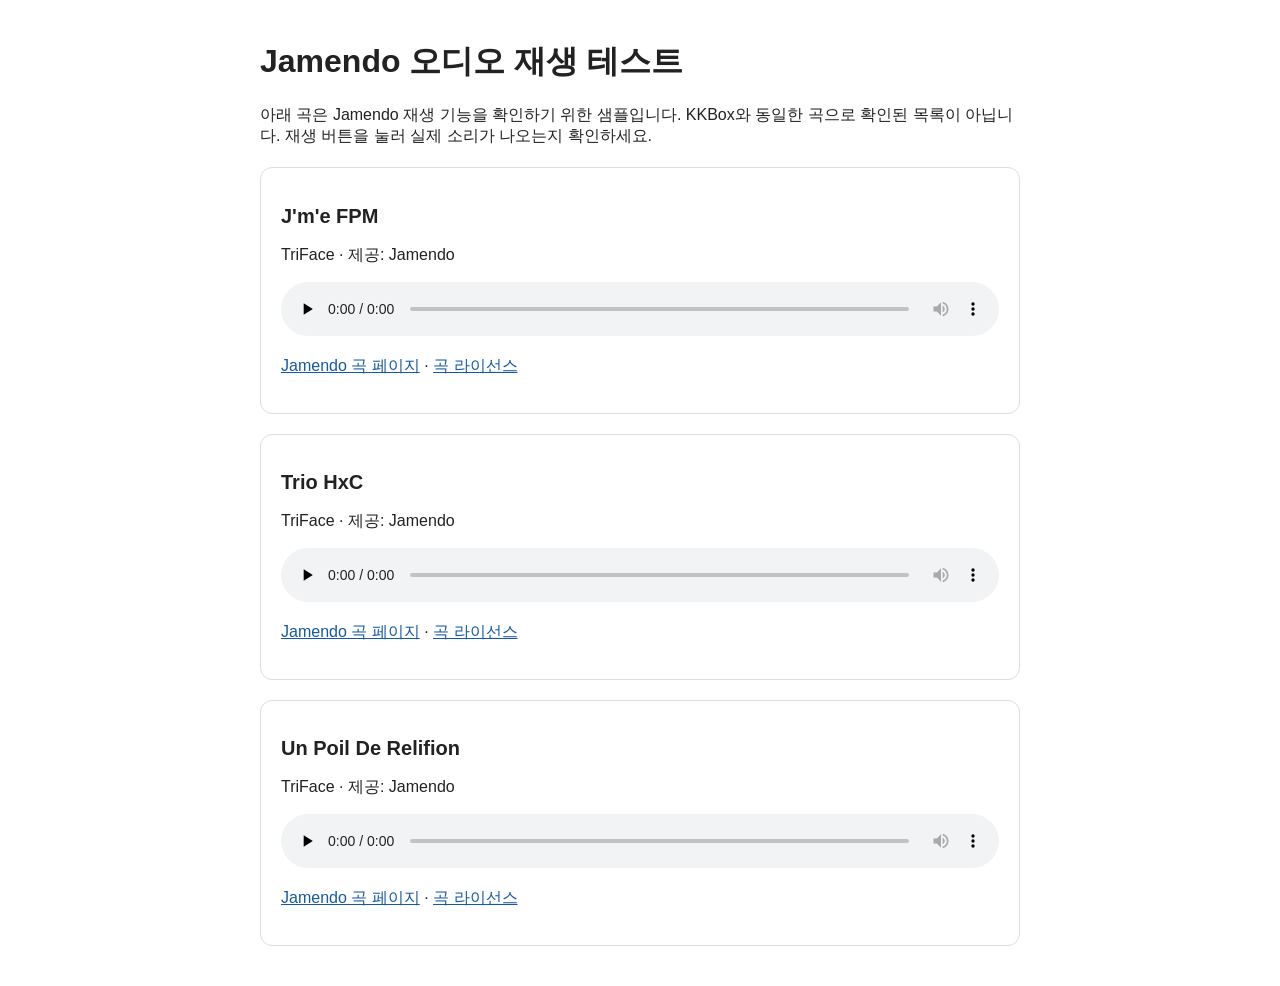
<file: music data/jamendo_results/audio_test.html>
<!doctype html>
<html lang="ko">
<head>
<meta charset="utf-8">
<meta name="viewport" content="width=device-width, initial-scale=1">
<title>Jamendo 오디오 테스트</title>
<style>
body {
    max-width: 760px;
    margin: 40px auto;
    padding: 0 20px;
    font-family: sans-serif;
    color: #222;
}
article {
    padding: 20px;
    margin: 20px 0;
    border: 1px solid #ddd;
    border-radius: 12px;
}
h2 { font-size: 20px; }
audio { width: 100%; }
a { color: #1459a5; }
</style>
</head>
<body>
<h1>Jamendo 오디오 재생 테스트</h1>
<p>
아래 곡은 Jamendo 재생 기능을 확인하기 위한 샘플입니다.
KKBox와 동일한 곡으로 확인된 목록이 아닙니다.
재생 버튼을 눌러 실제 소리가 나오는지 확인하세요.
</p>

            <article>
                <h2>J&#x27;m&#x27;e FPM</h2>
                <p>TriFace · 제공: Jamendo</p>
                <audio controls preload="none" src="https://prod-1.storage.jamendo.com/?trackid=168&amp;format=mp32&amp;from=picsKKEXTKOTYRr0URBhAA%3D%3D%7CXDdBj9t5hZUYAacAwnlo9Q%3D%3D">
                    이 브라우저는 오디오 재생을 지원하지 않습니다.
                </audio>
                <p>
                    <a href="https://www.jamendo.com/track/168" target="_blank"
                       rel="noopener noreferrer">Jamendo 곡 페이지</a>
                    ·
                    <a href="" target="_blank"
                       rel="noopener noreferrer">곡 라이선스</a>
                </p>
            </article>
            

            <article>
                <h2>Trio HxC</h2>
                <p>TriFace · 제공: Jamendo</p>
                <audio controls preload="none" src="https://prod-1.storage.jamendo.com/?trackid=169&amp;format=mp32&amp;from=ATj6GMPYMNaKqJn8QwPpkg%3D%3D%7Ce9IbrSzGLbbh3jgpeXtj6w%3D%3D">
                    이 브라우저는 오디오 재생을 지원하지 않습니다.
                </audio>
                <p>
                    <a href="https://www.jamendo.com/track/169" target="_blank"
                       rel="noopener noreferrer">Jamendo 곡 페이지</a>
                    ·
                    <a href="" target="_blank"
                       rel="noopener noreferrer">곡 라이선스</a>
                </p>
            </article>
            

            <article>
                <h2>Un Poil De Relifion</h2>
                <p>TriFace · 제공: Jamendo</p>
                <audio controls preload="none" src="https://prod-1.storage.jamendo.com/?trackid=170&amp;format=mp32&amp;from=iB68Mpft%2FKoKPpgmXHA9Uw%3D%3D%7CyYknSlDwYXY465NL5tq1qw%3D%3D">
                    이 브라우저는 오디오 재생을 지원하지 않습니다.
                </audio>
                <p>
                    <a href="https://www.jamendo.com/track/170" target="_blank"
                       rel="noopener noreferrer">Jamendo 곡 페이지</a>
                    ·
                    <a href="" target="_blank"
                       rel="noopener noreferrer">곡 라이선스</a>
                </p>
            </article>
            
</body>
</html>
</file>
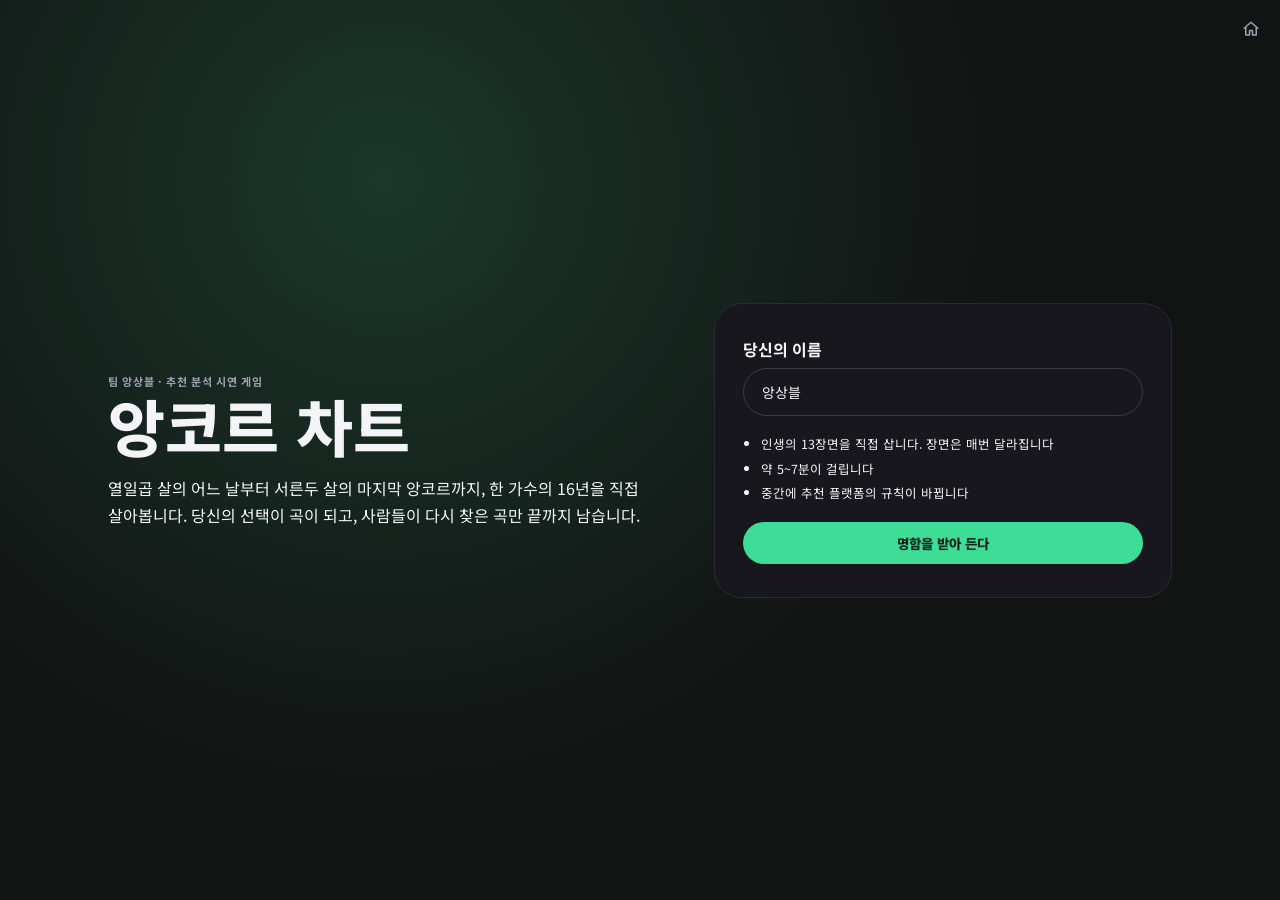
<file: web/game/encore.html>
<!doctype html>
<html lang="ko"><head><meta charset="utf-8"><meta name="viewport" content="width=device-width, initial-scale=1, viewport-fit=cover"><script src="../js/ui-scale.js?v=3"></script>
<style>body{margin:0}[hidden]{display:none!important}img{max-width:100%}</style>
<title>앙코르 차트</title>
<link rel="preconnect" href="https://fonts.googleapis.com">
<link rel="stylesheet" href="https://fonts.googleapis.com/css2?family=Noto+Sans+KR:wght@400;500;700;800&display=swap">
<style>
/* 앙상블 서비스 테마: 왼쪽은 인생 장면, 오른쪽은 기록. 색·글꼴·알약형 버튼·둥근 카드는 서비스 스타일시트 값을 따른다 */
:root {
  --ground: #121313; --panel: #17171d; --panel-2: #23232d; --line: #2a2a36; --line-strong: #3a3a4c; --ink: #f4f4f8; --muted: #a0a0b4;
  --coral: #ff7a93; --mustard: #3ddc97; --mint: #3ddc97; --sub: #b79cff; --on-accent: #06231a; --label: #23232d; --label-ink: #f4f4f8;
  --display: "Noto Sans KR", "Malgun Gothic", sans-serif;
  --body: "Noto Sans KR", "Malgun Gothic", sans-serif;
  --mono: "Noto Sans KR", "Malgun Gothic", sans-serif;
  color-scheme: dark;
}
* { box-sizing: border-box; }
body { background: var(--ground); color: var(--ink); font-family: var(--body); font-size: 14px; line-height: 1.65; }
.wrap { max-width: 1120px; margin: 0 auto; padding-block: 50px 50px; padding-left: max(16px, env(safe-area-inset-left, 0px)); padding-right: max(16px, env(safe-area-inset-right, 0px)); display: grid; gap: 20px; }
h1, h2, h3, p { margin: 0; }
h1 { font-family: var(--display); font-weight: 800; font-size: clamp(40px, calc(7vw / var(--z, 1)), 64px); line-height: 1.15; text-wrap: balance; }
h2 { font-family: var(--display); font-weight: 800; font-size: 26px; line-height: 1.2; text-wrap: balance; }
h3 { font-size: 13px; letter-spacing: .06em; color: var(--muted); font-weight: 700; }
.num { font-variant-numeric: tabular-nums; }
.muted { color: var(--muted); }
button, input { font: inherit; color: inherit; }
button { cursor: pointer; }
:focus-visible { outline: 2px solid var(--mustard); outline-offset: 2px; }
.go { background: var(--mustard); color: var(--on-accent); border: 0; border-radius: 999px; min-height: 0; padding: 10px 28px; font-size: 13.5px; font-weight: 800; }   /* 초록 버튼 전체: 글자 13.5px, 위아래 여백 10px (높이 = 줄 높이 22.3 + 20 = 약 42.3px) */
.go:hover { filter: brightness(1.08); }
.ghost { background: var(--panel-2); border: 0; border-radius: 999px; padding: 8px 14px; font-size: 13.5px; color: var(--muted); }
.ghost:hover { color: var(--ink); }
.home-link { position: fixed; top: 15px; right: 15px; z-index: 10; width: 28px; height: 28px; border-radius: 50%; background: transparent; color: var(--muted); display: flex; align-items: center; justify-content: center; transition: background .15s, color .15s; }   /* 모든 화면 오른쪽 위 홈 버튼: 위·오른쪽 15px, 평소엔 아이콘만 */
.home-link:hover, .home-link:focus-visible { background: rgba(255, 255, 255, .12); color: var(--ink); }   /* 마우스를 올리면 살짝 연한 동그라미 */
.home-link svg { width: 18px; height: 18px; }

.start { display: grid; grid-template-columns: minmax(0, 1.2fr) minmax(0, 1fr); gap: 28px; align-items: center; min-height: 560px; padding: 28px; border-radius: 28px; background: radial-gradient(circle at 30% 20%, rgba(61, 220, 151, .18), rgba(61, 220, 151, 0) 55%); }
.start .lead { font-size: 18px; max-width: 34em; margin-top: 14px; }
/* 첫 페이지(시작 화면)만 바깥 여백과 둥근 모서리를 빼서, 초록 그라데이션이 상자 모서리에서 잘리지 않고 화면 전체에 퍼지게 함 */
.wrap:has(#sStart:not([hidden])) { max-width: none; padding: 0; }
#sStart { border-radius: 0; min-height: calc(100vh / var(--z, 1)); min-height: calc(100dvh / var(--z, 1)); align-content: center; padding-inline: max(56px, calc((100% - 1064px) / 2)); }   /* 내용은 화면 한가운데: 세로는 align-content, 가로는 좌우 여백 = 최소 56px, 넓은 화면은 내용 폭을 1064px로 두고 (너비−1064px)/2 씩 */
/* 첫 페이지 글자 크기를 전부 2px씩 줄임(h3 13→11, h1 40~64→38~62, 소개 18→16, 이름 라벨 16→14, 입력 14→12, 목록 14.5→12.5, 버튼 15→13). 영역 크기는 줄이기 전 값으로 고정 */
#sStart { column-gap: 56px; }   /* 좌·우 칸 사이 간격 2배 (28→56px). 위아래로 쌓이는 좁은 화면의 세로 간격은 그대로 28px */
#sStart h3 { font-size: 11px; }
#sStart h1 { font-size: clamp(38px, calc(calc(7vw / var(--z, 1)) - 2px), 62px); }
#sStart .lead { font-size: 16px; }
#sStart .jcard label { font-size: 16px; }
#sStart .jcard input { font-size: 14px; }
#sStart .jcard ul { font-size: 12.5px; }
#sStart .go { font-size: 13.5px; }
#sStart > div:first-child { min-height: 198px; display: flex; flex-direction: column; justify-content: center; }   /* 왼쪽 글 영역 높이 고정(줄이기 전 198px) */
#startForm { min-height: 295px; align-content: center; }   /* 이름 입력 카드 높이 고정(줄이기 전 295px) */
.jcard { background: var(--panel); color: var(--ink); border: 1px solid var(--line); border-radius: 28px; padding: 28px; display: grid; gap: 18px; }
.jcard h3 { color: var(--muted); }
.jcard label { display: grid; gap: 6px; font-weight: 700; }
.jcard input { background: var(--panel); border: 1px solid var(--line-strong); border-radius: 999px; height: 48px; padding: 0 18px; color: var(--ink); width: 100%; font-size: 14px; font-weight: 400; }
.jcard ul { margin: 0; padding-left: 18px; font-size: 14.5px; display: grid; gap: 4px; }

.top { display: flex; flex-wrap: wrap; gap: 6px 16px; align-items: baseline; justify-content: space-between; }
.top .brand { font-weight: 800; font-size: 22px; }
.progress { height: 6px; background: var(--panel-2); border-radius: 999px; overflow: hidden; }
.progress i { display: block; height: 100%; background: var(--mustard); transition: width .3s; }
.play { display: grid; grid-template-columns: minmax(0, 1.5fr) minmax(0, 1fr); gap: 20px; align-items: start; }
.scene { display: grid; gap: 16px; min-width: 0; }
.chap { background: var(--panel); border: 1px solid var(--line); border-radius: 28px; padding: 40px 28px; display: grid; gap: 9px; }   /* 장 제목 ↔ 설명 간격 6→9px (1.5배) */
.chap b { font-weight: 800; font-size: 28px; color: var(--mustard); line-height: 1.15; }
.when { font-size: 16px; color: var(--mustard); font-weight: 600; }
.story { font-size: 16px; max-width: 34em; }
.opts { display: grid; gap: 10px; }
.opt { background: var(--panel); border: 1px solid var(--line-strong); border-radius: 24px; padding: 14px 20px; text-align: left; font-weight: 500; }
.opt:hover { border-color: var(--mustard); }
.opt small { display: block; color: var(--mustard); font-size: 12px; font-weight: 400; }
.tag { justify-self: start; background: var(--mint); color: var(--on-accent); border-radius: 999px; padding: 2px 12px; font-size: 13px; font-weight: 700; }
.tag.bad { background: var(--coral); color: #2b0a14; }
.out { background: var(--panel); border: 1px solid var(--line); border-radius: 20px; padding: 16px 20px; display: grid; gap: 6px; }
.rel { font-size: 14px; color: var(--muted); }
.rel b { color: var(--ink); }
.note { background: var(--panel-2); color: var(--ink); border-radius: 20px; padding: 16px 20px; display: grid; gap: 4px; font-size: 15px; }
.note h3 { color: var(--sub); }
.note b { font-size: 16.5px; }
.side { background: var(--panel); border: 1px solid var(--line); border-radius: 28px; padding: 20px; display: grid; gap: 28px; min-width: 0; }   /* 영역 사이 간격 14→28px (선 없이 간격으로만 구분) */
.rank { display: flex; align-items: flex-end; gap: 10px; flex-wrap: wrap; }   /* '순위' 글자 · 순위 숫자 · '최고 ○○위' 설명을 모두 아래쪽 정렬. '순위'와 설명은 둘 다 기본 글자 스타일이라 같음 */
.rank b { font-weight: 800; font-size: 34px; line-height: 1; color: var(--mustard); }
#rkTxt { margin-left: auto; }   /* '최고 ○○위' 설명을 줄 오른쪽 끝으로 */
.rank.nr { align-items: center; }   /* 순위가 없을 때: 가는 '-' 기호가 글자 바닥에 붙지 않고 '순위'와 같은 높이 가운데에 오게 */
#chart { margin-top: -14px; }   /* '데뷔 전' 줄 ↔ 그래프 간격만 이전 값(14px)으로: 패널 영역 간격 28px - 14px */
svg { display: block; width: 100%; height: auto; }
.grid2 { display: grid; grid-template-columns: repeat(2, minmax(0, 1fr)); gap: 18px 20px; }
.st { display: grid; gap: 7px; font-size: 13px; min-width: 0; }
.bar { height: 8px; background: var(--panel-2); border-radius: 999px; overflow: hidden; }
.bar i { display: block; height: 100%; background: var(--mint); transition: width .3s; }
.bar.c i { background: var(--coral); } .bar.m i { background: var(--sub); }
.kv { display: flex; justify-content: space-between; gap: 10px; font-size: 13.5px; }
.songs { display: grid; gap: 8px; font-size: 13px; max-height: 150px; overflow-y: auto; }
.side h3 { margin-bottom: 10px; }
.songs div { display: flex; justify-content: space-between; gap: 10px; }
.tools { display: flex; flex-wrap: wrap; gap: 10px; }

.end { display: grid; gap: 20px; }
.result { display: grid; grid-template-columns: minmax(0, 1.1fr) minmax(0, 1fr); gap: 20px; align-items: stretch; }
.card { background: var(--panel); color: var(--ink); border: 1px solid var(--line); border-radius: 28px; padding: 24px; display: grid; gap: 8px; align-content: start; }
.card .big { font-size: clamp(24px, calc(6vw / var(--z, 1)), 34px); font-weight: 800; line-height: 1.15; color: var(--mustard); }
.card h3 { color: var(--muted); }
#eWho { margin-top: 8px; }            /* 결말 그림 ↔ '○○의 16년' 16px로 2배 (카드 gap 8 + 8) */
#eDesc { margin-top: 4px; }            /* 결말 제목 ↔ 설명 12px (카드 gap 8 + 4) */
#ePct + .row { margin-top: 40px; }    /* 상위 % ↔ 결과 복사 48px (이전 12px의 4배 = 카드 gap 8 + 40) */
.scart { display: block; width: 100%; height: auto; aspect-ratio: 3 / 1; image-rendering: pixelated; border-radius: 20px; }
.art { display: block; width: 100%; height: auto; aspect-ratio: 96 / 60; image-rendering: pixelated; border-radius: 20px; }
.compare, .life, .learn { background: var(--panel); border: 1px solid var(--line); border-radius: 28px; padding: 24px; display: grid; gap: 16px; align-content: start; min-width: 0; }
.compare h2, .life h2, .learn h2 { font-size: 22px; }   /* 결말 화면 제목 4개(같은 인생·내 노래 순위·당신의 16년·당신의 선택과 분석)만 22px. 게임 장면 제목(h2 26px)은 그대로 */
.hits { display: grid; gap: 8px; border-top: 1px solid var(--line); padding-top: 16px; }
#hits { display: grid; gap: 18px; }   /* 곡 순위 항목 사이 간격 9→18px (2배). 좌우 카드는 .result 의 align-items:stretch 로 같은 높이를 유지 */
.hit { display: grid; grid-template-columns: 24px minmax(0, 1fr); gap: 2px 8px; font-size: 14px; }
.hit > .num { color: var(--mustard); grid-row: span 2; }
.hit .top { display: flex; justify-content: space-between; gap: 10px; min-width: 0; }
.hit .sub { color: var(--muted); font-size: 12.5px; white-space: nowrap; }
.vs { display: grid; grid-template-columns: repeat(2, minmax(0, 1fr)); gap: 10px; }
.vs div { background: var(--panel-2); border-radius: 20px; padding: 14px 16px; display: grid; gap: 2px; min-width: 0; }
.vs b { font-weight: 800; font-size: 28px; color: var(--mustard); }
.tl { display: grid; gap: 6px; font-size: 15px; }
.tl div { display: grid; grid-template-columns: 52px minmax(0, 1fr); gap: 10px; }
.tl .num { color: var(--mustard); }
.learn .item { display: grid; gap: 2px; border-bottom: 1px solid var(--line); padding-bottom: 10px; }
.learn .item:last-child { border-bottom: 0; padding-bottom: 0; }
.fine { font-size: 13px; color: var(--muted); max-width: 70ch; }
.row { display: flex; flex-wrap: wrap; gap: 10px; align-items: center; }
#copied { color: var(--mustard); font-size: 13px; overflow-wrap: anywhere; }

.shopbox { background: var(--panel); border: 1px solid var(--line); border-radius: 28px; padding: 24px; display: grid; gap: 16px; min-width: 0; }
.finebar { margin-top: 16px; display: flex; flex-wrap: wrap; justify-content: space-between; align-items: baseline; gap: 6px 16px; }   /* 상점 위쪽 영역 ↔ 안내 줄 간격 2배(상자 gap 16 + 16 = 32px). 안내 글(왼쪽)과 '코인 초기화'(같은 줄 오른쪽 끝) */
.fine-link { background: none; border: 0; padding: 0; font-size: 13px; color: var(--muted); cursor: pointer; }   /* '코인 초기화': 안내 글(.fine)과 같은 글자 스타일 */
.fine-link:hover, .fine-link:focus-visible { text-decoration: underline; }
.modal-back { position: fixed; inset: 0; z-index: 30; display: flex; align-items: center; justify-content: center; padding: 16px; background: rgba(4, 4, 8, .7); }
.modal { width: min(380px, 100%); box-sizing: border-box; padding: 36px 32px 32px; border: 1px solid var(--line); border-radius: 24px; background: var(--panel); display: grid; gap: 32px; text-align: center; }   /* 글자 가운데 정렬, 안쪽 여백 28→36/32px, 영역 사이 24→32px */
.modal h2 { font-size: 22px; }
.modal p { margin-top: 20px; font-size: 14px; line-height: 1.8; color: var(--muted); }   /* 제목 ↔ 부제목 6px(기존 설정), 부제목 줄 간격은 여유 있게 */
.modal-actions { display: flex; justify-content: center; gap: 12px; }
.modal-actions button { width: 104px; border: 0; border-radius: 999px; padding: 10px 0; font-size: 13.5px; font-weight: 800; cursor: pointer; }   /* 버튼 가로 길이를 줄여(칸을 꽉 채우지 않음) 여유 있게 */
.modal-cancel { background: var(--panel-2); color: var(--ink); }
.modal-ok { background: var(--coral); color: #2b0a14; }
.shophead { display: flex; flex-wrap: wrap; gap: 6px 16px; align-items: baseline; justify-content: space-between; }
#coinBal { color: var(--mustard); font-weight: 800; font-size: 20px; font-variant-numeric: tabular-nums; }
.shopgrid { display: grid; grid-template-columns: minmax(0, 1fr) minmax(0, 1.4fr); gap: 20px; align-items: start; }
.pcard { background: var(--panel-2); border-radius: 24px; padding: 14px; display: grid; gap: 10px; min-width: 0; }
#pvBg { aspect-ratio: 3 / 1; border-radius: 16px; background: linear-gradient(145deg, #802da9, #5d1d4c); }
.pvbg { display: block; width: 100%; height: auto; aspect-ratio: 3 / 1; border-radius: 16px; }
.pvrow { display: flex; align-items: center; gap: 12px; min-width: 0; margin-top: -32px; padding-left: 10px; position: relative; }
#pvAvatar { width: 72px; height: 72px; flex: none; border-radius: 50%; overflow: hidden; border: 3px solid var(--panel-2); background: var(--panel); }
.pvav { display: block; width: 100%; height: 100%; }
.pvmeta { display: grid; gap: 4px; min-width: 0; padding-top: 30px; }
.pvmeta b { font-size: 17px; overflow-wrap: anywhere; }
#pvBadge { display: inline-flex; align-items: center; gap: 6px; font-size: 13px; color: var(--muted); }
.pvbd { width: 24px; height: 24px; }
.shoptabs { display: flex; flex-wrap: wrap; gap: 8px; margin-bottom: 12px; }
.ghost.on { background: var(--mustard); color: var(--on-accent); font-weight: 700; }
.shoplist { display: grid; grid-template-columns: repeat(2, minmax(0, 1fr)); gap: 8px; max-height: 400px; overflow-y: auto; }
.sitem { display: grid; grid-template-columns: 52px minmax(0, 1fr) auto; gap: 10px; align-items: center; background: var(--panel-2); border-radius: 16px; padding: 8px 10px; min-width: 0; }
.sitem.lock .ithumb { filter: grayscale(1) brightness(.55); }
.ithumb { width: 52px; height: 52px; border-radius: 12px; object-fit: cover; background: var(--panel); }
.ithumb.badge { padding: 6px; }
.itxt { display: grid; min-width: 0; font-size: 13px; line-height: 1.35; }
.itxt b { overflow-wrap: anywhere; } .itxt span { color: var(--muted); font-size: 12px; overflow-wrap: anywhere; }
.ibtn { background: var(--panel); white-space: nowrap; padding: 6px 12px; font-size: 12.5px; color: var(--ink); }
.ibtn:disabled { opacity: .45; cursor: not-allowed; }
@media (max-width: 860px) { .shopgrid { grid-template-columns: minmax(0, 1fr); } .shoplist { grid-template-columns: minmax(0, 1fr); } }
@media (max-width: 860px) { .start, .play, .result { grid-template-columns: minmax(0, 1fr); } .start { min-height: 0; } }
@media (prefers-reduced-motion: reduce) { .bar i, .progress i { transition: none; } }
</style>
</head><body>
<a class="home-link" href="../index.html#Main" aria-label="홈으로 가기" title="홈">
      <svg viewBox="0 0 24 24" fill="none" stroke="currentColor" stroke-width="2" stroke-linecap="round" stroke-linejoin="round" aria-hidden="true"><path d="M3 11l9-8 9 8"/><path d="M5 10v10h5v-6h4v6h5V10"/></svg>
    </a>
<div class="wrap">
  <section class="start" id="sStart">
    <div>
      <h3>팀 앙상블 · 추천 분석 시연 게임</h3>
      <h1>앙코르 차트</h1>
      <p class="lead">열일곱 살의 어느 날부터 서른두 살의 마지막 앙코르까지, 한 가수의 16년을 직접 살아봅니다. 당신의 선택이 곡이 되고, 사람들이 다시 찾은 곡만 끝까지 남습니다.</p>
    </div>
    <form class="jcard" id="startForm">
      <label for="nm">당신의 이름<input type="text" id="nm" maxlength="12" value="앙상블"></label>
      <ul>
        <li>인생의 13장면을 직접 삽니다. 장면은 매번 달라집니다</li>
        <li>약 5~7분이 걸립니다</li>
        <li>중간에 추천 플랫폼의 규칙이 바뀝니다</li>
      </ul>
      <button class="go" type="submit">명함을 받아 든다</button>
    </form>
  </section>

  <section id="sPlay" class="end" hidden>
    <div class="top"><div class="brand" id="who"></div><div class="muted" id="wk"></div></div>
    <div class="progress"><i id="prog" style="width:0"></i></div>
    <div class="play">
      <div class="scene" id="scene" aria-live="polite"></div>
      <aside class="side">
        <div class="rank"><span>순위</span><b id="rk">-</b><span id="rkTxt">데뷔 전</span></div>
        <svg id="chart" viewBox="0 0 360 112" role="img" aria-label="나이별 순위 변화"></svg>
        <div class="grid2" id="stats"></div>
        <div id="kv" style="display:grid;gap:12px"></div>
        <div><h3>발표한 곡</h3><div class="songs" id="songs"></div></div>
        <div class="tools"><button class="ghost" id="autoBtn" type="button">남은 인생 자동 진행</button><button class="ghost" id="restart1" type="button">처음으로</button></div>
      </aside>
    </div>
  </section>

  <section class="end" id="sEnd" hidden>
    <div class="result">
      <div class="card">
        <canvas class="art" id="eArt" width="96" height="60" role="img" aria-label="결말 장면 그림"></canvas>
        <h3 id="eWho"></h3>
        <div class="big" id="eTitle"></div>
        <p id="eDesc"></p>
        <p id="eBest"></p>
        <p id="ePct"></p>
        <div class="row"><button class="go" id="copyBtn" type="button" style="min-height:0;padding:10px 19.8px;font-size:13.5px">결과 복사</button><span id="copied"></span></div>
      </div>
      <div class="compare">
        <h2>같은 인생, 다른 추천</h2>
        <p class="muted">당신의 선택은 그대로 두고 숨은 곡 추천이 없었을 때를 다시 계산했습니다.</p>
        <div class="vs" id="vs"></div>
        <p id="vsTxt"></p>
        <div class="hits"><h2>내 노래 순위</h2><p class="muted">16년 동안 다시 들은 횟수 순서입니다. 초록 막대는 다시 듣는 사람이 평균(100명 중 40명) 이상인 곡입니다.</p><div id="hits"></div></div>
      </div>
    </div>
    <div class="shopbox">
      <div class="shophead"><h2>프로필 상점</h2><span id="coinBal"></span></div>
      <p class="muted" id="coinTxt"></p>
      <div class="shopgrid">
        <div class="pcard" id="pvCard"><div id="pvBg"></div><div class="pvrow"><div id="pvAvatar"></div><div class="pvmeta"><b id="pvName"></b><span id="pvBadge"><span id="pvTitle"></span></span></div></div></div>
        <div><div class="shoptabs" id="shopTabs"></div><div class="shoplist" id="shopList"></div></div>
      </div>
      <div class="finebar"><p class="fine">코인은 인생을 다시 살아도 쌓입니다. 특별한 품목은 조건을 달성해야 열립니다.</p><button type="button" class="fine-link" id="coinReset">코인 초기화</button></div>
    </div>
    <div class="life"><h2>당신의 16년</h2><div class="tl" id="tl"></div></div>
    <div class="learn"><h2>당신의 선택과 분석</h2><div id="learn" style="display:grid;gap:10px"></div></div>
    <p class="fine">분석 노트의 수치는 프로젝트 결과입니다. 그 밖의 게임 계수는 재미를 위해 정한 값이고 실제 곡의 성공을 예측하지 않습니다. 상위 %는 게임 안의 가상 인생 3,000개와 비교한 값입니다.</p>
    <div class="row"><button class="go" id="again" type="button">다른 인생 살기</button></div>
  </section>
</div>

<div class="modal-back" id="resetModal" hidden>
  <div class="modal" role="dialog" aria-modal="true" aria-labelledby="resetTitle">
    <div><h2 id="resetTitle">초기화</h2><p>모든 구매내역과 코인이 초기화됩니다.<br>초기화하시겠습니까?</p></div>
    <div class="modal-actions"><button type="button" class="modal-cancel" id="resetCancel">취소</button><button type="button" class="modal-ok" id="resetOk">초기화</button></div>
  </div>
</div>
<script>
/* 앙코르 차트 v3: 1년 1장면, 16장면 인생 시뮬레이션.
   분석값: 팬 유형 재청취율·비중, 평균 0.404, λ 0.20, B1 곡선(손실·유효 발견), B2 대상 33%, 차등 이익 +0.4%. 나머지 계수는 게임 밸런스용 값이다. */
const CFG = {
  shares: { E: 0.267, F: 0.515, W: 0.218 }, baseRR: { E: 0.44, F: 0.34, W: 0.40 },
  avgRR: 0.404, lambdaOn: 0.20, popBias: 0.25, refPop: 0.9, refRR: 0.45, visK: 10,
  reach: 260000, click: 0.35, fanConv: 0.14, s0: 230000, s1: 2420000
};
const CHAPTERS = [
  { from: 0, n: "1장 연습생", d: "17세, 아직 아무도 당신의 노래를 모릅니다" },
  { from: 1, n: "2장 데뷔", d: "20세, 첫 곡이 세상에 나갑니다" },
  { from: 3, n: "3장 무명의 시간", d: "23세, 무대보다 객석이 더 비어 있습니다" },
  { from: 7, n: "4장 정점", d: "27세, 모두가 다음 곡을 기다립니다" },
  { from: 10, n: "5장 앙코르", d: "30세, 무엇을 남길지 정할 때입니다" }
];
const AGES = [17, 20, 21, 23, 24, 25, 26, 27, 28, 29, 30, 31, 32];
const TOTAL = 13;
const clamp = (v, a, b) => Math.max(a, Math.min(b, v));
function rngOf(seed) { let a = seed >>> 0; return () => { a = (a + 0x6D2B79F5) >>> 0; let t = a; t = Math.imul(t ^ (t >>> 15), t | 1); t ^= t + Math.imul(t ^ (t >>> 7), t | 61); return ((t ^ (t >>> 14)) >>> 0) / 4294967296; }; }
const W1 = ["새벽", "골목", "첫차", "옥상", "네온", "파도", "여름", "유리", "빈방", "늦은", "오래된", "작은"];
const W2 = ["편지", "버스", "고백", "신호", "정류장", "산책", "불빛", "소나기", "달리기", "인사", "라디오", "계단"];
function newLife(seed, finalLambda) {
  return { seed, finalLambda, lambda: 0, t: 0, skill: 41, color: 21, mental: 70, money: 100, trust: 48, buzz: 5,
    fans: { E: 0, F: 0, W: 0 }, cum: 0, songs: [], lastX: null, stale: 0, best: 1001, rank: null, peakPlays: 0, log: [], story: [], mul: 1, edition: 0, notes: [], ended: false, last: null, hit: 0 };
}
const fansTotal = g => g.fans.E + g.fans.F + g.fans.W;
const popularity = g => clamp(Math.log10(1 + g.cum) / Math.log10(1 + 3e7), 0, 1);
function add(g, o) { for (const k in o) g[k] = (g[k] || 0) + o[k]; g.skill = clamp(g.skill, 0, 100); g.color = clamp(g.color, 0, 100); g.mental = clamp(g.mental, 0, 100); g.trust = clamp(g.trust, 0, 100); g.buzz = clamp(g.buzz, 0, 100); }
function rates(x, q, n) {
  const m = n * (1 + x);
  const E = clamp(CFG.baseRR.E + 0.40 * (q - 0.5) + 0.16 * (x - 0.5) + m, 0.05, 0.9);
  const F = clamp(CFG.baseRR.F + 0.40 * (q - 0.5) - 0.18 * (x - 0.5) + m, 0.05, 0.9);
  const W = clamp(CFG.baseRR.W + 0.40 * (q - 0.5) + m, 0.05, 0.9);
  const s = CFG.shares; return { E, F, W, all: E * s.E + F * s.F + W * s.W };
}
function visibility(rr, pop, lambda) { const k = CFG.popBias - lambda; return Math.exp(CFG.visK * ((rr + k * pop) - (CFG.refRR + k * CFG.refPop))); }
/* 곡 발매. o.x 실험성, o.rrAdj 재청취율 가감, o.mass 노출 배수, o.only 반응 이용자 비율 */
function release(g, r, o) {
  const x = o.x, nm = W1[Math.floor(r() * W1.length)] + " " + W2[Math.floor(r() * W2.length)];
  const q = clamp((g.skill * 0.7 + g.color * 0.3) / 100 * (g.mental < 25 ? 0.85 : 1), 0.1, 1);
  const rt = rates(x, q, (r() - 0.5) * 0.04);
  const rr = clamp(rt.all + (o.rrAdj || 0), 0.05, 0.9);
  g.stale = o.repeat ? g.stale + 1 : 0; g.lastX = x;
  const vis = visibility(rr, popularity(g), g.lambda);
  const stale = Math.pow(0.72, g.stale);
  const mass = (1 + 0.7 * (1 - x)) * (o.mass || 1);
  const reach = (CFG.reach * vis * mass + g.buzz * 900 + fansTotal(g) * 0.9) * stale * g.mul * (0.92 + 0.16 * r());
  const s = { name: nm, x, rr, reach, t: g.t, rt, plays: 0, only: o.only || 1, kind: o.kind || "" };
  g.songs.push(s); return s;
}
/* 연간 수입(만 원): 음원 재생 1회 약 5원 + 팬 1명당 공연·상품 1,500원 + 순위별 광고·행사 */
function incomeOf(g, plays) {
  const ad = !g.rank ? 0 : g.rank <= 3 ? 30000 : g.rank <= 10 ? 12000 : g.rank <= 50 ? 4000 : g.rank <= 200 ? 1000 : 0;
  return plays * 0.0005 + fansTotal(g) * 0.15 + ad;
}
function tick(g, r) {
  let first = 0, again = 0, lead = g.songs[g.songs.length - 1];
  g.songs.forEach(s => {
    const f = s.reach * CFG.click * s.only, a = f * s.rr;
    first += f; again += a; s.plays += f + a;
    if (s.t !== g.t) { /* 다시 듣는 곡일수록 오래 남음 */ }
    s.reach *= Math.min(0.9, 0.3 + s.rr * 1.1);
  });
  if (lead && lead.t === g.t) {
    const f = lead.reach / Math.min(0.9, 0.3 + lead.rr * 1.1) * CFG.click * lead.only, S = CFG.shares;
    g.fans.E += f * S.E * lead.rt.E * CFG.fanConv; g.fans.F += f * S.F * lead.rt.F * CFG.fanConv; g.fans.W += f * S.W * lead.rt.W * CFG.fanConv;
  }
  g.fans.E *= 0.98; g.fans.F *= 0.98; g.fans.W *= 0.98;
  g.cum += first + again;
  const res = { first, again, rr: first ? again / first : 0, reach: first / CFG.click };
  if (g.songs.length) {
    const score = first + 3 * again + fansTotal(g) * 0.5;
    const lg = Math.log(Math.max(score, 1) / CFG.s0) / Math.log(CFG.s1 / CFG.s0);
    g.rank = Math.round(clamp(Math.pow(1000, 1 - clamp(lg, 0, 1)), 1, 1000));
    g.best = Math.min(g.best, g.rank);
    res.score = score; g.peak = Math.max(g.peak || 0, score);
  }
  const income = incomeOf(g, first + again);
  res.income = income; g.earned = (g.earned || 0) + income;
  add(g, { money: income - (g.songs.length ? 300 : 0), buzz: -g.buzz * 0.2 });
  g.mul = 1; g.last = res; return res;
}
const yrs = t => AGES[Math.min(t, AGES.length - 1)];

/* 장면: t 장면 번호(고정), title, text(g), choices[{t, out, g(봇 선호), fx(g,r), story}], note 분석 노트 */
const FIXED = {
  0: { id: "start", title: "명함 한 장", text: () => "노래방에서 나오던 길에 낯선 사람이 명함을 건넸습니다. 작은 소속사의 캐스팅 담당자였습니다. 부모님은 고등학교만은 마치라고 말합니다.",
    choices: [
      { t: "학교를 다니며 주말에 연습한다", out: "두 세계를 오가느라 늘 피곤하지만 친구들이 곁에 있습니다.", fx: g => add(g, { skill: 6, mental: 8 }) },
      { t: "휴학하고 연습실에서 산다", out: "하루 열 시간을 연습합니다. 실력은 빠르게 늘지만 말수가 줄었습니다.", g: 1, fx: g => add(g, { skill: 14, mental: -8 }), story: "휴학하고 연습실에 들어감" }] },
  2: { id: "yun", title: "옆 연습실의 서윤", text: () => "같은 달에 들어온 연습생 서윤은 늘 당신보다 한 시간 일찍 옵니다. 다음 달 평가는 둘 중 한 명만 올라갑니다.",
    choices: [
      { t: "서윤과 파트를 나눠 함께 연습한다", out: "새벽 편의점에서 삼각김밥을 나눠 먹으며 서로의 음정을 잡아 줍니다.", g: 1, fx: g => add(g, { skill: 8, trust: 22 }), story: "서윤과 동료가 됨" },
      { t: "혼자 연습해 평가에서 이긴다", out: "평가에서 이겼습니다. 서윤은 그날 이후 먼저 인사하지 않습니다.", fx: g => add(g, { skill: 12, trust: -15 }) }] },
  3: { id: "eval", title: "월말 평가", text: () => "평가 곡을 고릅니다. 트레이너는 요즘 유행하는 곡을 권하지만, 공책에는 당신이 쓴 멜로디가 있습니다.",
    choices: [
      { t: "유행곡을 완벽하게 커버한다", out: "좋은 점수를 받았습니다. 심사위원은 잘한다고 했지만 기억에 남는다고 하지는 않았습니다.", fx: g => add(g, { skill: 9 }) },
      { t: "직접 쓴 곡을 부른다", out: "점수는 평범했습니다. 그래도 평가가 끝나고 한 트레이너가 그 멜로디를 흥얼거렸습니다.", g: 1, fx: g => add(g, { color: 16 }), story: "처음으로 자작곡을 부름" }] },
  4: { id: "cut", title: "데뷔조 명단", text: g => g.trust >= 50 ? "게시판에 데뷔조 명단이 붙었습니다. 당신의 이름은 없고 서윤의 이름이 있습니다. 서윤이 말없이 커피를 건넵니다." : "게시판에 데뷔조 명단이 붙었습니다. 당신의 이름은 없습니다. 복도에는 아무도 없습니다.",
    choices: [
      { t: "남아서 다음 기회를 기다린다", out: "방을 비우고 다시 연습실로 돌아갑니다. 조금 단단해졌습니다.", g: 1, fx: g => add(g, { skill: 8, mental: -6 }), story: "데뷔조 탈락" },
      { t: "회사를 나와 혼자 곡을 쓴다", out: "고시원 방에서 기타 한 대로 곡을 씁니다. 수입은 없지만 내 노래가 생겼습니다.", fx: g => add(g, { color: 18, money: -60, mental: -4 }), story: "회사를 나와 혼자 곡을 씀" }] },
  6: { id: "debut", title: "데뷔곡", text: () => "연습생 3년 만에 데뷔가 정해졌습니다. 첫 곡은 당신이 고릅니다.",
    choices: [
      { t: "누구나 따라 부를 대중적인 곡", out: "라디오에 어울리는 곡이 나왔습니다.", fx: (g, r) => { release(g, r, { x: 0.15 }); }, story: "데뷔" },
      { t: "대중성과 개성을 섞은 곡", out: "쉬운 멜로디에 당신의 습관이 조금 묻어 있습니다.", g: 1, fx: (g, r) => { release(g, r, { x: 0.5 }); }, story: "데뷔" },
      { t: "내가 쓴 낯선 곡", risk: g => 0.4 + g.color / 200, story: "자작곡으로 데뷔",
        win: { out: "낯선 곡이 새 음악을 즐겨 찾는 사람들 사이에서 조용히 퍼졌습니다.", fx: (g, r) => { release(g, r, { x: 0.85, rrAdj: 0.03 }); add(g, { color: 6 }); } },
        lose: { out: "방송국도 플레이리스트도 곡을 받아 주지 않았습니다.", fx: (g, r) => { release(g, r, { x: 0.85, rrAdj: -0.03, mass: 0.6 }); add(g, { color: 6, mental: -8 }); } } }] },
  7: { id: "viral", title: "재생 수의 밤", text: () => "후렴 15초가 챌린지가 됐습니다. 재생 수가 수십 배로 뛰었습니다. 그런데 한 달 뒤 보니 대부분 곡을 다시 찾지 않았습니다.",
    note: { h: "많이 트는 것과 다시 듣는 것은 다릅니다", b: "우리 분석은 곡을 몇 번 틀었는지보다 처음 들은 사람이 한 달 안에 다시 찾았는지를 봤습니다." },
    choices: [
      { t: "챌린지를 더 키운다", risk: () => 0.5,
        win: { out: "챌린지가 더 번졌습니다. 이름은 알려졌지만 곡을 다시 듣는 사람은 늘지 않았습니다.", story: "챌린지로 화제가 됨", fx: g => add(g, { buzz: 45, mental: -6 }) },
        lose: { out: "패러디 영상만 남았습니다. 사람들은 곡보다 그 장면을 기억합니다.", story: "챌린지가 패러디로 끝남", fx: g => add(g, { buzz: 12, mental: -14 }) } },
      { t: "다시 듣고 싶은 다음 곡을 준비한다", out: "조용해졌습니다. 대신 곡을 고치는 시간이 늘었습니다.", g: 1, fx: g => add(g, { skill: 10, color: 8 }), story: "화제보다 곡을 택함" }] },
  9: { id: "letter", title: "첫 팬레터", text: () => "손으로 쓴 편지가 도착했습니다. '처음 듣는 가수를 찾아 듣는 게 취미인데, 당신 곡만 세 번 다시 들었어요.' 팬들을 보니 듣는 방식이 저마다 다릅니다.",
    note: { h: "사람마다 낯선 곡을 받아들이는 정도가 다릅니다", b: "새 가수의 곡을 다시 들은 비율은 새 음악을 즐기는 사람 44%, 아직 취향을 모르는 사람 40%, 익숙한 곡을 좋아하는 사람 34%였습니다." },
    choices: [
      { t: "편지를 벽에 붙이고 곡을 쓴다", out: "이 사람에게 들려줄 곡을 생각하며 씁니다.", g: 1, fx: g => add(g, { color: 10, mental: 12 }), story: "첫 팬레터를 받음" },
      { t: "답장을 쓰고 소규모 팬미팅을 연다", out: "열두 명이 왔습니다. 모두 이름을 외웠습니다.", fx: g => { add(g, { mental: 14, trust: 6 }); g.fans.E += 300; } }] },
  10: { id: "second", title: "두 번째 곡", text: g => g.songs.length && g.songs[0].rr >= CFG.avgRR ? "데뷔곡은 평균 0.404보다 많이 다시 들렸습니다. 회사는 같은 느낌을 한 번 더 내자고 합니다." : "데뷔곡을 다시 듣는 사람은 평균 0.404에 못 미쳤습니다. 회사는 방향을 다시 잡자고 합니다.",
    choices: [
      { t: "대중곡으로 넓게 간다", out: "큰 무대에 어울리는 곡입니다.", fx: (g, r) => { release(g, r, { x: 0.15 }); } },
      { t: "균형 잡힌 곡을 낸다", out: "지난 곡의 장점을 살려 다듬었습니다.", fx: (g, r) => { release(g, r, { x: 0.5 }); } },
      { t: "실험적인 곡을 낸다", out: "한 번 들어서는 알기 어렵지만 두 번째부터 들리는 곡입니다.", g: 1, fx: (g, r) => { release(g, r, { x: 0.85 }); } }] },
  11: { id: "pay", title: "첫 정산서", text: g => `정산서를 받았습니다. 지금 통장에는 ${Math.round(g.money).toLocaleString("ko-KR")}만 원이 있습니다. 월세와 연습비를 빼면 남는 게 별로 없습니다.`,
    choices: [
      { t: "행사를 뛰어 돈을 번다", out: "지방 축제 무대를 돌았습니다. 목은 쉬었지만 통장이 조금 찼습니다.", fx: g => add(g, { money: 700, mental: -8, skill: 3 }) },
      { t: "카페 아르바이트를 하며 곡을 쓴다", out: "오전에는 커피를 내리고 밤에는 곡을 씁니다.", g: 1, fx: g => add(g, { money: 400, color: 8 }), story: "아르바이트를 하며 곡을 씀" }] },
  12: { id: "three", title: "관객 세 명", text: () => "소극장 공연 날, 객석에 세 명이 앉아 있습니다. 그중 한 명은 공연장 사장님입니다.",
    choices: [
      { t: "세 명에게 전곡을 다 부른다", out: "두 시간을 꽉 채웠습니다. 끝나고 세 명이 오래 박수를 쳤습니다.", g: 1, fx: g => { add(g, { skill: 6, mental: 6, color: 6 }); }, story: "관객 세 명 앞에서 공연" },
      { t: "공연을 줄이고 온라인에 집중한다", out: "방에서 영상을 찍습니다. 조회 수는 늘었지만 박수 소리는 없습니다.", fx: g => add(g, { buzz: 18, mental: -6 }) }] },
  13: { id: "still", title: "아무도 불평하지 않았다", text: () => "오래된 팬들은 늘 같은 곡을 듣고 늘 좋다고 합니다. 불만은 없습니다. 그런데 새로 찾아오는 사람도 없습니다.",
    note: { h: "불만 없는 정체", b: "모르는 음악은 아쉬워할 수 없어서 불만이 나오지 않습니다. 같은 스타일을 반복하면 새로 알게 되는 사람이 줄어듭니다." },
    choices: [
      { t: "팬이 좋아하는 스타일을 한 번 더 낸다", out: "팬들은 만족했습니다. 숫자는 그대로였습니다.", fx: (g, r) => { release(g, r, { x: g.lastX === null ? 0.5 : g.lastX, rrAdj: 0.02, repeat: true }); } },
      { t: "조금 낯선 곡을 쓴다", out: "오래된 팬 몇 명은 고개를 갸웃했지만 처음 보는 이름이 팬 카페에 올라왔습니다.", g: 1, fx: (g, r) => { release(g, r, { x: g.lastX === 0.85 ? 0.5 : 0.85 }); add(g, { color: 8 }); }, story: "정체를 깨고 새 곡을 냄" }] },
  15: { id: "lambda", title: "추천이 바뀌던 날", text: () => "음원 플랫폼이 인기곡 점수를 조금 깎는 '숨은 곡 추천'을 도입한다고 공지했습니다. 재생 수가 적어도 다시 들릴 곡이라면 추천에 오를 수 있습니다.",
    note: { h: "인기곡 점수를 조금 낮췄습니다", b: "우리 분석에서는 추천 10곡 중 처음 듣고 다시 찾은 곡이 3.1곡에서 3.4곡으로 늘었습니다. 대신 다시 듣는 곡은 10곡당 0.1곡 줄었습니다. 지금부터 게임의 추천도 이렇게 바뀝니다." },
    choices: [
      { t: "묻혀 있던 수록곡을 정리한다", out: "오래된 곡을 다시 듣고 순서를 고칩니다. 몇 곡은 지금 들어도 좋습니다.", g: 1, fx: g => { g.lambda = g.finalLambda; add(g, { color: 6 }); g.songs.forEach(s => { s.reach = Math.max(s.reach, 12000 * s.rr / 0.4); }); }, story: "플랫폼에 숨은 곡 추천이 도입됨" },
      { t: "하던 대로 신곡을 쓴다", out: "공지를 닫고 곡 작업으로 돌아갑니다.", fx: g => { g.lambda = g.finalLambda; add(g, { skill: 6 }); }, story: "플랫폼에 숨은 곡 추천이 도입됨" }] },
  16: { id: "bside", title: "장르를 바꿀까", text: () => "회사가 회의를 열었습니다. 요즘 뜨는 장르로 완전히 전향하자는 쪽과, 묻혀 있던 수록곡을 타이틀로 다시 밀자는 쪽이 맞섭니다.",
    note: { h: "낯선 장르보다 덜 알려진 곡부터", b: "전혀 다른 장르의 곡은 3명 중 1명에게만 넣을 수 있었습니다. 덜 알려진 곡을 올리는 쪽이 더 효율적이었습니다." },
    choices: [
      { t: "새 장르로 전향한다", risk: () => 0.33,
        win: { out: "새 장르가 맞아떨어졌습니다. 새로운 청취자가 들어왔고 기존 팬도 대부분 남았습니다.", story: "새 장르 전향 성공", fx: (g, r) => { release(g, r, { x: 0.85, only: 0.6, mass: 1.6 }); g.fans.F *= 0.95; add(g, { buzz: 12 }); } },
        lose: { out: "화제는 됐지만 곡을 고른 사람은 일부뿐이었고 기존 팬이 떠났습니다.", story: "새 장르 전향 실패", fx: (g, r) => { release(g, r, { x: 0.85, only: 0.33, mass: 1.4 }); g.fans.F *= 0.8; add(g, { buzz: 8, mental: -8 }); } } },
      { t: "수록곡을 다시 민다", out: "오래된 곡이 추천에 뜨기 시작했습니다. 댓글에 '왜 이제 알았지'가 달립니다.", g: 1, fx: (g, r) => { const s = release(g, r, { x: 0.5, rrAdj: 0.05, mass: 1.15 }); s.kind = "역주행"; g.hit += 1; }, story: "수록곡 역주행" }] },
  18: { id: "leave", title: "서윤의 마지막 무대", text: g => g.trust >= 50 ? "서윤이 음악을 그만둔다고 합니다. 마지막 무대에 함께 서 달라고 전화가 왔습니다. 같은 날 큰 방송 출연이 잡혀 있습니다." : "서윤이 음악을 그만둔다는 소식을 기사로 봤습니다. 같은 날 큰 방송 출연이 잡혀 있습니다.",
    choices: [
      { t: "방송을 취소하고 서윤에게 간다", out: "작은 무대에서 둘이 처음 연습하던 곡을 불렀습니다.", g: 1, fx: g => add(g, { trust: 25, mental: 12, buzz: -10 }), story: "서윤의 마지막 무대에 섬" },
      { t: "방송에 나간다", out: "방송은 잘 끝났습니다. 대기실에서 혼자 휴대폰을 오래 봤습니다.", fx: g => add(g, { buzz: 25, trust: -15, mental: -10 }) }] },
  19: { id: "album", title: "첫 정규 앨범", text: () => "정규 앨범을 만듭니다. 익숙함을 얼마나 내려놓을지 정해야 합니다.",
    note: { h: "조금 바꿀 때 효율이 가장 좋습니다", b: "다시 듣는 곡을 10곡당 0.1곡 내주면 낯선 곡을 0.31곡 더 얻었습니다. 0.65곡을 내줘도 0.54곡밖에 늘지 않았습니다." },
    choices: [
      { t: "한두 곡만 살짝 비튼다", out: "익숙함을 거의 지키면서 새로운 사람들이 찾아왔습니다.", g: 1, fx: (g, r) => { release(g, r, { x: 0.5, rrAdj: 0.015, mass: 1.31 }); add(g, { color: 8 }); }, story: "정규 앨범 발매" },
      { t: "절반을 새로운 시도로 채운다", out: "평론가는 좋아했습니다. 오래된 팬 일부는 조용히 떠났습니다.", fx: (g, r) => { release(g, r, { x: 0.65, rrAdj: -0.024, mass: 1.38 }); g.fans.F *= 0.95; add(g, { color: 8 }); }, story: "실험적인 정규 앨범 발매" },
      { t: "전곡을 완전히 뒤집는다", risk: g => 0.25 + g.skill / 500,
        win: { out: "평단과 청취자가 함께 놀랐습니다. 그래도 오래된 팬 일부는 떠났습니다.", story: "파격적인 정규 앨범 호평", fx: (g, r) => { release(g, r, { x: 0.85, rrAdj: -0.04, mass: 1.38 }); g.fans.F *= 0.9; add(g, { color: 8, mental: 2 }); } },
        lose: { out: "큰 화제가 됐지만 늘어난 팬은 잃은 팬만큼 많지 않았습니다.", story: "파격적인 정규 앨범 실패", fx: (g, r) => { release(g, r, { x: 0.85, rrAdj: -0.1, mass: 1.25 }); g.fans.F *= 0.8; add(g, { color: 8, mental: -12 }); } } }] },
  21: { id: "edition", title: "맞춤판 회의", text: () => "마케팅팀이 팬 취향별 맞춤판을 만들자고 제안합니다. 제작비와 관리 인력이 크게 듭니다.",
    note: { h: "사람별 맞춤은 효과가 작았습니다", b: "낯선 곡을 좋아하는 정도는 사람마다 달랐습니다. 그래도 사람을 나눠 따로 추천한 이득은 모두에게 같은 방식을 쓸 때보다 0.4% 많은 데 그쳤습니다." },
    choices: [
      { t: "모두에게 같은 앨범을 낸다", out: "한 장에 집중했고 남은 예산으로 공연을 열었습니다.", g: 1, fx: g => { add(g, { skill: 4 }); }, story: "맞춤판 대신 한 장에 집중" },
      { t: "취향별 맞춤판을 만든다", out: "팬들은 즐거워했습니다. 정산해 보니 비용이 늘어난 매출보다 훨씬 컸습니다.", fx: g => { g.editionCost = Math.max(1500, g.money * 0.4); add(g, { money: -g.editionCost, buzz: 8, mental: -6 }); g.fans.E *= 1.004; g.fans.F *= 1.004; g.fans.W *= 1.004; g.edition = 1; }, story: "취향별 맞춤판 제작" }] },
  22: { id: "abroad", title: "해외 제안", text: () => "해외 음악 페스티벌에서 연락이 왔습니다. 자비로 가야 하지만 처음으로 글로벌 차트 담당자들 앞에 설 수 있습니다.",
    choices: [
      { t: "비용을 들여 해외 무대에 선다", g: 1, risk: () => 0.6,
        win: { out: "말이 통하지 않는 관객들이 후렴을 따라 불렀습니다.", story: "해외 무대 성공", fx: g => { add(g, { money: -Math.max(800, g.money * 0.15), buzz: 45, mental: 6 }); g.mul *= 1.5; } },
        lose: { out: "관객은 절반도 차지 않았습니다. 비행기 값만 남았습니다.", story: "해외 무대 실패", fx: g => add(g, { money: -Math.max(800, g.money * 0.15), buzz: 8, mental: -6 }) } },
      { t: "국내 투어로 팬을 다진다", out: "도시마다 같은 얼굴이 보이기 시작했습니다.", fx: g => { add(g, { money: 1000, trust: 8 }); g.fans.E *= 1.06; g.fans.F *= 1.06; g.fans.W *= 1.06; } }] },
  23: { id: "voice", title: "성대 결절", text: () => "높은 음이 갈라집니다. 의사는 석 달은 노래하지 말라고 합니다. 일정표에는 이미 공연이 빼곡합니다.",
    choices: [
      { t: "일정을 강행한다", out: "무대는 끝냈지만 목소리가 예전 같지 않습니다.", fx: g => add(g, { skill: -18, mental: -14, money: 1000 }), story: "성대 결절에도 강행" },
      { t: "모든 일정을 멈추고 쉰다", out: "처음으로 아무것도 하지 않는 석 달을 보냈습니다. 회복한 뒤 첫 음이 다르게 들렸습니다.", g: 1, fx: g => add(g, { mental: 30, money: -1000, buzz: -15, skill: 4 }), story: "성대 결절로 쉬어 감" }] },
  25: { id: "title", title: "결정판", text: () => "지금까지의 모든 것을 담은 곡을 냅니다. 이 곡이 당신을 대표하게 될 것입니다.",
    choices: [
      { t: "모두가 함께 부를 수 있는 곡", out: "경기장에서 수만 명이 따라 부르는 장면이 그려지는 곡입니다.", fx: (g, r) => { g.mul *= 1 + g.trust / 150; release(g, r, { x: 0.15, mass: 1.3 }); }, story: "대표곡 발매" },
      { t: "내 이야기를 그대로 쓴 곡", out: "가장 개인적인 곡이 가장 많은 사람의 곡이 됐습니다.", g: 1, fx: (g, r) => { g.mul *= 1 + g.trust / 150; release(g, r, { x: 0.5, rrAdj: g.color / 1000, mass: 1.3 }); }, story: "대표곡 발매" }] },
  26: { id: "contract", title: "재계약", text: () => "소속사가 재계약서를 내밀었습니다. 조건은 좋지만 앞으로 곡 선택권은 회사가 갖습니다.",
    choices: [
      { t: "재계약한다", out: "안정적인 일정과 정산이 이어집니다. 회의실에서 말수가 줄었습니다.", fx: g => add(g, { money: 3000, color: -10, mental: -6 }), story: "재계약" },
      { t: "독립한다", out: "작은 사무실을 얻었습니다. 포스터를 직접 붙입니다.", g: 1, fx: g => add(g, { money: -2000, color: 14, mental: 10, trust: 6 }), story: "독립" }] },
  27: { id: "ab", title: "먼저 일부에게 들려주기", text: () => "새 곡이 좋은지 확신이 없습니다. 일부 팬에게 먼저 들려줄 수 있지만 공개가 늦어집니다.",
    note: { h: "실제 서비스에서는 먼저 시험해 봐야 합니다", b: "우리 결과는 과거 기록으로 계산한 값입니다. 실제 효과는 일부 사람에게 먼저 써 보고 확인해야 합니다." },
    choices: [
      { t: "일부 팬에게 먼저 공개한다", out: "후렴이 길다는 의견을 듣고 고쳤습니다. 다시 듣는 사람이 늘었습니다.", g: 1, fx: (g, r) => { release(g, r, { x: 0.5, rrAdj: 0.04 }); }, story: "일부 팬에게 먼저 들려주고 발매" },
      { t: "바로 전체 공개한다", risk: () => 0.5,
        win: { out: "빠르게 나왔고 반응도 좋았습니다.", fx: (g, r) => { release(g, r, { x: 0.5, rrAdj: 0.02, mass: 1.15 }); } },
        lose: { out: "공개 뒤에야 후렴이 길다는 말이 나왔습니다. 고칠 수 없습니다.", fx: (g, r) => { release(g, r, { x: 0.5, rrAdj: -0.04, mass: 1.15 }); } } }] },
  29: { id: "rookie", title: "신인의 편지", text: () => "무명 신인이 데모를 보내 왔습니다. 재생 수는 거의 없지만 들을수록 좋은 곡입니다. 무명 시절이 떠오릅니다.",
    choices: [
      { t: "내 공연 오프닝에 세운다", out: "그 신인의 곡을 다시 듣는 사람들이 생겼습니다. 당신의 팬들도 함께 찾아 듣습니다.", g: 1, fx: g => { add(g, { trust: 15, mental: 12 }); g.fans.E *= 1.08; }, story: "무명 신인을 오프닝에 세움" },
      { t: "정중히 거절한다", out: "일정이 빡빡했습니다. 메일함을 닫습니다.", fx: g => add(g, { money: 100 }) }] },
  30: { id: "lastalbum", title: "마지막일지 모르는 앨범", text: () => "서른세 살을 앞두고 앨범을 준비합니다. 이번에는 숫자를 보지 않기로 합니다.",
    choices: [
      { t: "오래 들을 수 있는 곡을 쓴다", out: "유행을 타지 않는 곡을 천천히 녹음했습니다.", g: 1, fx: (g, r) => { release(g, r, { x: 0.5, rrAdj: 0.05 }); }, story: "마지막 앨범 발매" },
      { t: "해 보지 않은 음악을 한다", out: "스스로도 놀란 곡이 나왔습니다.", fx: (g, r) => { release(g, r, { x: 0.85, rrAdj: 0.02 }); add(g, { color: 8 }); }, story: "마지막 앨범 발매" }] },
  31: { id: "encore", title: "앙코르", text: () => "공연이 끝났는데 아무도 일어나지 않습니다. 객석에서 앙코르 소리가 들립니다. 마지막 한 곡을 고릅니다.",
    choices: [
      { t: "가장 높이 올랐던 곡", out: "모두가 일어나 따라 불렀습니다.", fx: g => add(g, { buzz: 20 }) },
      { t: "가장 많이 다시 들린 곡", out: "노래가 시작되자 객석 곳곳에서 조용히 입을 맞췄습니다.", g: 1, fx: g => add(g, { mental: 10 }) },
      { t: "무명 시절 처음 쓴 곡", out: "기타 한 대로 불렀습니다. 가장 작은 무대에 서던 밤이 떠올랐습니다.", fx: g => add(g, { mental: 10, trust: 5 }) }] }
};
const POOL = [
  { id: "cold", title: "독감", text: () => "열이 39도까지 올랐습니다. 내일은 중요한 스케줄이 있습니다.", choices: [
    { t: "쉬겠다고 연락한다", out: "회사는 한숨을 쉬었지만 사흘 뒤 몸이 돌아왔습니다.", g: 1, fx: g => add(g, { mental: 8, buzz: -4 }) }, { t: "약을 먹고 나간다", out: "무대는 어떻게든 끝냈습니다.", fx: g => add(g, { mental: -8, skill: 2 }) }] },
  { id: "mom", title: "부모님의 전화", text: () => "밥은 먹고 다니느냐는 전화가 왔습니다. 몇 달째 집에 가지 못했습니다.", choices: [
    { t: "주말에 집에 다녀온다", out: "밥을 두 그릇 먹고 잠만 자다 왔습니다.", g: 1, fx: g => add(g, { mental: 14 }) }, { t: "다음에 가겠다고 한다", out: "전화를 끊고 다시 연습실 불을 켭니다.", fx: g => add(g, { skill: 6, mental: -6 }) }] },
  { id: "hate", title: "악플", text: () => "새벽에 내 이름을 검색했습니다. 처음 보는 사람이 내 목소리를 비웃고 있습니다.", choices: [
    { t: "휴대폰을 끄고 잔다", out: "아침에 일어나니 별일 아닌 것 같습니다.", g: 1, fx: g => add(g, { mental: 4 }) }, { t: "밤새 댓글을 읽는다", out: "해가 뜰 때까지 읽었습니다. 얻은 것은 없습니다.", fx: g => add(g, { mental: -14 }) }] },
  { id: "teacher", title: "옛 스승", text: () => "처음 노래를 가르쳐 준 선생님이 연락을 해 왔습니다. 호흡부터 다시 봐 주겠다고 합니다.", choices: [
    { t: "기초부터 다시 배운다", out: "자존심은 상했지만 소리가 달라졌습니다.", g: 1, fx: g => add(g, { skill: 11 }) }, { t: "바빠서 사양한다", out: "일정표가 빽빽합니다.", fx: g => add(g, { money: 60 }) }] },
  { id: "variety", title: "예능 섭외", text: () => "예능 프로그램에서 섭외가 왔습니다. 노래는 안 부르고 게임만 한다고 합니다.", choices: [
    { t: "출연한다", out: "이름을 아는 사람이 늘었습니다. 곡을 아는 사람은 늘지 않았습니다.", fx: g => add(g, { buzz: 26, money: 800, mental: -4 }) }, { t: "거절하고 곡을 쓴다", out: "조용한 작업실에 앉았습니다.", g: 1, fx: g => add(g, { color: 9 }) }] },
  { id: "street", title: "길거리 공연", text: () => "기타를 메고 나간 저녁, 지나가던 사람이 멈춰 섭니다.", choices: [
    { t: "한 곡 더 부른다", out: "처음 듣는 사람들이 끝까지 듣고 곡 제목을 물어봤습니다.", g: 1, fx: g => { add(g, { skill: 4, mental: 6 }); g.fans.E += 200; } }, { t: "서둘러 정리한다", out: "해가 지기 전에 짐을 쌌습니다.", fx: g => add(g, { mental: 2 }) }] },
  { id: "friend", title: "친구의 결혼식", text: () => "고등학교 친구가 결혼합니다. 축가를 부탁받았습니다. 같은 날 녹음 일정이 있습니다.", choices: [
    { t: "축가를 부르러 간다", out: "친구들이 예전처럼 놀렸습니다. 오랜만에 크게 웃었습니다.", g: 1, fx: g => add(g, { mental: 12, trust: 8 }) }, { t: "녹음을 지킨다", out: "좋은 테이크를 건졌습니다.", fx: g => add(g, { skill: 6, trust: -6 }) }] },
  { id: "radio", title: "새벽 라디오", text: () => "새벽 라디오 작가가 신곡을 틀어 주겠다고 연락했습니다. 듣는 사람은 적지만 끝까지 듣는 사람들입니다.", choices: [
    { t: "직접 나가서 이야기한다", out: "잠을 줄였지만 진행자가 곡의 뒷이야기를 오래 물어봤습니다.", g: 1, fx: g => { add(g, { buzz: 8, mental: 4 }); g.fans.W += 250; } }, { t: "음원만 보낸다", out: "한 번 흘러갔습니다.", fx: g => add(g, { buzz: 3 }) }] },
  { id: "money", title: "밀린 월세", text: () => "집주인에게서 문자가 왔습니다. 이번 달 월세가 밀렸습니다.", choices: [
    { t: "광고 음악 일을 받는다", out: "내 곡은 아니지만 돈이 들어왔습니다.", fx: g => add(g, { money: 250, color: -3 }) }, { t: "친구에게 빌린다", out: "고맙다는 말을 세 번 했습니다.", g: 1, fx: g => add(g, { money: 150, trust: -3 }) }] }
];
const BURN = { id: "burn", title: "무너진 날", text: () => "아침에 일어날 수가 없습니다. 무대에 서는 꿈을 꾸면 숨이 막힙니다.", choices: [
  { t: "상담을 받고 쉰다", out: "괜찮지 않다고 처음 말했습니다. 시간이 조금씩 돌아왔습니다.", g: 1, fx: g => add(g, { mental: 34, buzz: -12, money: -80 }), story: "번아웃으로 쉬어 감" },
  { t: "버틴다", out: "버텼습니다. 그게 전부입니다.", fx: g => add(g, { mental: 6, skill: -4 }) }] };
const DEBT = { id: "debt", title: "통장 잔고", text: g => `잔고가 ${Math.round(g.money).toLocaleString("ko-KR")}만 원입니다. 이대로는 다음 곡을 낼 수 없습니다.`, choices: [
  { t: "행사와 광고를 몰아서 뛴다", out: "석 달 동안 음악 외의 일을 했습니다. 빚은 줄었습니다.", g: 1, fx: g => add(g, { money: 1000, mental: -10, color: -4 }) },
  { t: "대출을 받고 버틴다", out: "이자가 무겁습니다.", fx: g => add(g, { money: 800, mental: -5 }) }] };
/* 장면 묶음. 같은 자리에 올 수 있는 장면끼리 효과는 같게 두고 상황과 분석 노트만 달리한다.
   th: 묶음 이름, when: 등장 조건, ref: 결과 화면 '당신의 선택과 분석' 문장 */
const song0 = g => g.songs[g.songs.length - 1];
const bestSong = g => g.songs.slice().sort((a, b) => b.rr - a.rr)[0];
const lift = (g, n) => g.songs.forEach(s => { s.reach = Math.max(s.reach, n * s.rr / 0.4); });
const fx3 = (a, b, c) => [a, b, c];
function debutScene(id, title, text, l1, o1, l2, o2, l3, win, lose, m1) {
  return { id, th: "debut", title, text, choices: [
    { t: l1, out: o1, fx: (g, r) => { release(g, r, { x: 0.15, mass: m1 || 1 }); }, story: "데뷔" },
    { t: l2, out: o2, g: 1, fx: (g, r) => { release(g, r, { x: 0.5 }); }, story: "데뷔" },
    { t: l3, risk: g => 0.4 + g.color / 200, story: "자작곡으로 데뷔",
      win: { out: win, fx: (g, r) => { release(g, r, { x: 0.85, rrAdj: 0.03 }); add(g, { color: 6 }); } },
      lose: { out: lose, fx: (g, r) => { release(g, r, { x: 0.85, rrAdj: -0.03, mass: 0.6 }); add(g, { color: 6, mental: -8 }); } } }] };
}
function buzzScene(id, title, text, note, l1, win, lose, l2, o2, bl) {
  return { id, th: "viral", title, text, note, choices: [
    { t: l1, risk: () => 0.5,
      win: { out: win, story: `${title}: 화제를 키움`, fx: g => add(g, { buzz: 45, mental: -6 }) },
      lose: { out: lose, story: `${title}: 금방 식음`, fx: g => add(g, { buzz: 12, mental: -14 }) } },
    { t: l2, out: o2, g: 1, fx: g => add(g, { skill: 10, color: 8 }), story: "화제보다 곡을 택함" }],
    ref: (l, g) => { const d = g.songs[0], a = per(d.rr), b = per((g.songs[1] || d).rr); return { h: title, a: l.c === 1 ? `화제 대신 다음 곡을 준비했습니다. 다시 듣는 사람이 100명 중 ${a}명에서 ${b}명이 됐습니다.` : `${l.ok ? "화제는 더 커졌지만 다시 듣는 사람은 늘지 않았습니다" : "화제가 금방 식었습니다"}. 데뷔곡을 들은 100명 중 ${a}명이 다시 들었습니다.`, b: bl }; } };
}
function stillScene(id, title, text, note, l1, o1, l2, o2, a0, bl) {
  return { id, th: "still", title, text, note, choices: [
    { t: l1, out: o1, fx: (g, r) => { release(g, r, { x: g.lastX === null ? 0.5 : g.lastX, rrAdj: 0.02, repeat: true }); } },
    { t: l2, out: o2, g: 1, fx: (g, r) => { release(g, r, { x: g.lastX === 0.85 ? 0.5 : 0.85 }); add(g, { color: 8 }); }, story: "정체를 깨고 새 곡을 냄" }],
    ref: l => ({ h: title, a: l.c === 0 ? a0 : `조금 낯선 곡을 냈습니다. 들은 100명 중 ${per(l.rr)}명이 다시 들었습니다.`, b: bl }) };
}
function genreScene(id, title, text, note, l1, win, lose, l2, o2, bl) {
  return { id, th: "bside", title, text, note, choices: [
    { t: l1, risk: () => 0.33,
      win: { out: win, story: `${title} 성공`, fx: (g, r) => { release(g, r, { x: 0.85, only: 0.6, mass: 1.6 }); g.fans.F *= 0.95; add(g, { buzz: 12 }); } },
      lose: { out: lose, story: `${title} 실패`, fx: (g, r) => { release(g, r, { x: 0.85, only: 0.33, mass: 1.4 }); g.fans.F *= 0.8; add(g, { buzz: 8, mental: -8 }); } } },
    { t: l2, out: o2, g: 1, fx: (g, r) => { const s = release(g, r, { x: 0.5, rrAdj: 0.05, mass: 1.15 }); s.kind = "역주행"; g.hit += 1; }, story: "수록곡 역주행" }],
    ref: l => ({ h: title, a: l.c === 1 ? `묻혀 있던 곡을 다시 밀었습니다. 들은 100명 중 ${per(l.rr)}명이 다시 들었고 그해 ${l.rank ? lb(l.rank) : "-"}였습니다.` : l.ok ? "33% 확률의 모험이 성공했습니다. 그래도 기존 팬 일부는 떠났습니다." : "33% 확률의 모험이 실패했습니다. 기존 팬이 많이 떠났습니다.", b: bl }) };
}
function albumScene(id, title, text, note, l1, o1, l2, o2, l3, win, lose, bl) {
  return { id, th: "album", title, text, note, choices: [
    { t: l1, out: o1, g: 1, fx: (g, r) => { release(g, r, { x: 0.5, rrAdj: 0.015, mass: 1.31 }); add(g, { color: 8 }); }, story: `${title} 발표` },
    { t: l2, out: o2, fx: (g, r) => { release(g, r, { x: 0.65, rrAdj: -0.024, mass: 1.38 }); g.fans.F *= 0.95; add(g, { color: 8 }); }, story: `${title} 발표: 절반을 바꿈` },
    { t: l3, risk: g => 0.25 + g.skill / 500,
      win: { out: win, story: `${title} 파격 성공`, fx: (g, r) => { release(g, r, { x: 0.85, rrAdj: -0.04, mass: 1.38 }); g.fans.F *= 0.9; add(g, { color: 8, mental: 2 }); } },
      lose: { out: lose, story: `${title} 파격 실패`, fx: (g, r) => { release(g, r, { x: 0.85, rrAdj: -0.1, mass: 1.25 }); g.fans.F *= 0.8; add(g, { color: 8, mental: -12 }); } } }],
    ref: l => ({ h: title, a: ["조금만 바꿔 오래된 팬을 지키며 새 팬을 얻었습니다.", "절반을 바꿔 새 팬을 얻었지만 오래된 팬 일부가 떠났습니다.", l.ok ? "전부 뒤집는 모험이 성공했습니다. 그래도 오래된 팬 일부는 떠났습니다." : "전부 뒤집는 모험이 실패했습니다. 오래된 팬이 많이 떠났습니다."][l.c] + ` 그해 ${l.rank ? lb(l.rank) : "-"}였습니다.`, b: bl }) };
}
function editionScene(id, title, text, note, l1, o1, l2, o2, a1, bl) {
  return { id, th: "edition", title, text, note, choices: [
    { t: l1, out: o1, g: 1, fx: g => { add(g, { skill: 4 }); }, story: "모두에게 같은 방식을 택함" },
    { t: l2, out: o2, fx: g => { g.editionCost = Math.max(1500, g.money * 0.4); add(g, { money: -g.editionCost, buzz: 8, mental: -6 }); g.fans.E *= 1.004; g.fans.F *= 1.004; g.fans.W *= 1.004; g.edition = 1; }, story: "취향별 맞춤 운영" }],
    ref: (l, g) => ({ h: title, a: l.c === 0 ? a1 : `맞춤 운영에 ${won(g.editionCost || 0)}을 썼지만 늘어난 팬은 0.4%뿐이었습니다.`, b: bl }) };
}
function titleScene(id, title, text, note, l1, o1, l2, o2) {
  return { id, th: "title", title, text, note, choices: [
    { t: l1, out: o1, fx: (g, r) => { g.mul *= 1 + g.trust / 150; release(g, r, { x: 0.15, mass: 1.3 }); }, story: "대표곡 발매" },
    { t: l2, out: o2, g: 1, fx: (g, r) => { g.mul *= 1 + g.trust / 150; release(g, r, { x: 0.5, rrAdj: g.color / 1000, mass: 1.3 }); }, story: "대표곡 발매" }] };
}
function testScene(id, title, text, note, l1, o1, l2, win, lose, a0, bl) {
  return { id, th: "ab", title, text, note, choices: [
    { t: l1, out: o1, g: 1, fx: (g, r) => { release(g, r, { x: 0.5, rrAdj: 0.04 }); }, story: "먼저 시험한 뒤 발매" },
    { t: l2, risk: () => 0.5,
      win: { out: win, fx: (g, r) => { release(g, r, { x: 0.5, rrAdj: 0.02, mass: 1.15 }); } },
      lose: { out: lose, fx: (g, r) => { release(g, r, { x: 0.5, rrAdj: -0.04, mass: 1.15 }); } } }],
    ref: l => ({ h: title, a: l.c === 0 ? `${a0} 들은 100명 중 ${per(l.rr)}명이 다시 들었습니다.` : `바로 공개해 ${l.ok ? "운이 따랐습니다" : "아쉬운 결과를 얻었습니다"}. 들은 100명 중 ${per(l.rr)}명이 다시 들었습니다.`, b: bl }) };
}
const MORE = [
  /* 17세 */
  { id: "cover", th: "start", title: "커버 영상", text: () => "방에서 찍은 노래 영상이 학교에 퍼졌습니다. 친구들은 유행곡 커버를 더 올리라고 합니다. 공책에는 아직 아무도 모르는 멜로디가 있습니다.",
    choices: [
      { t: "유행곡 커버를 더 올린다", out: "조회 수가 쌓였습니다. 사람들은 원곡 제목을 검색해 들어왔습니다.", fx: g => add(g, { skill: 8, mental: 4 }) },
      { t: "내가 쓴 곡을 올린다", out: "조회 수는 작습니다. 그래도 '이 곡 또 들으러 왔어요'라는 댓글이 달렸습니다.", g: 1, fx: g => add(g, { skill: 6, color: 12 }), story: "처음으로 자작곡을 올림" }] },
  { id: "audition", th: "start", title: "오디션 예선", text: () => "방송 오디션 예선 번호표를 받았습니다. 작가는 심사위원이 아는 곡을 불러야 눈에 띈다고 합니다. 낯선 곡은 첫 소절에 끊길 수도 있습니다.",
    choices: [
      { t: "모두가 아는 곡을 부른다", out: "심사위원이 고개를 끄덕였습니다. 합격 목걸이를 받았습니다.", fx: g => add(g, { skill: 10, mental: 2 }) },
      { t: "내 색이 보이는 낯선 곡을 부른다", out: "두 소절 만에 끊겼습니다. 나가는 길에 심사위원 한 명이 곡 제목을 물었습니다.", g: 1, fx: g => add(g, { skill: 5, color: 13 }), story: "오디션에서 낯선 곡을 부름" }] },
  /* 18세 */
  { id: "senior", th: "first", title: "선배의 재생 목록", text: () => "힙합만 한다던 선배의 재생 목록을 우연히 봤습니다. 재즈와 옛날 발라드가 섞여 있습니다. 선배는 듣는 것까지 장르로 나누지는 않는다고 웃습니다.",
    choices: [
      { t: "선배 목록을 따라 들으며 배운다", out: "처음 듣는 음악에서 쓸 만한 코드를 하나 건졌습니다.", g: 1, fx: g => add(g, { skill: 6, color: 8, trust: 16 }), story: "선배에게 음악을 배움" },
      { t: "내 장르 연습에 집중한다", out: "한 장르를 깊게 팠습니다. 고음이 안정됐습니다.", fx: g => add(g, { skill: 12 }) }] },
  /* 20세 */
  debutScene("debutdemo", "세 곡의 데모", () => "데뷔 후보곡 셋을 직원 서른 명에게 들려줬습니다. 처음 듣고 좋다는 곡과 며칠 뒤 다시 틀어 달라는 곡이 달랐습니다.",
    "한 번에 귀에 꽂히는 곡", "라디오에 어울리는 곡이 나왔습니다.", "두 곡의 장점을 섞은 곡", "쉬운 후렴에 며칠 뒤 생각나는 소절을 넣었습니다.", "며칠 뒤 다시 찾은 낯선 곡", "처음에는 어렵다던 곡을 새 음악을 즐겨 찾는 사람들이 조용히 퍼뜨렸습니다.", "처음 듣는 사람 대부분이 1분을 넘기지 못했습니다."),
  debutScene("debutfeat", "선배의 피처링", () => "이름난 선배가 데뷔곡에 함께해 주겠다고 합니다. 대신 곡 스타일을 선배 쪽에 맞춰야 합니다. 곡을 듣는 사람이 당신을 기억할지는 알 수 없습니다.",
    "선배 스타일에 맞춘다", "선배의 이름 덕에 첫 주 재생이 늘었습니다. 곡 소개에는 선배 이름이 먼저 적혔습니다.", "선배 없이 대중성과 개성을 섞는다", "작은 시작이지만 내 이름으로 나온 곡입니다.", "내가 쓴 낯선 곡을 혼자 낸다", "낯선 곡이 새 음악을 즐겨 찾는 사람들 사이에서 조용히 퍼졌습니다.", "방송국도 플레이리스트도 곡을 받아 주지 않았습니다.", 1.08),
  /* 21세 */
  buzzScene("drama", "드라마 삽입곡", () => "데뷔곡 30초가 드라마 마지막 장면에 실렸습니다. 재생 수가 치솟았지만 드라마가 끝나자 대부분 떠났습니다.",
    { h: "성과는 한 달 뒤에야 알 수 있습니다", b: "우리 분석은 처음 들은 곡을 한 달 안에 다시 들었는지를 봤습니다. 그래서 방금 나온 곡의 성과는 바로 알 수 없습니다." },
    "방송 출연으로 화제를 더 키운다", "드라마 주제가 가수로 이름이 알려졌습니다. 다시 듣는 사람은 그대로입니다.", "드라마가 끝나자 곡 이름도 함께 잊혔습니다.", "드라마 없이도 들을 다음 곡을 준비한다", "방송 섭외를 줄였습니다. 대신 곡을 고치는 시간이 늘었습니다.", "한 달 뒤에도 남는 사람이 진짜 팬입니다."),
  buzzScene("banner", "메인 배너", () => "음원 앱 메인 배너에 일주일 동안 곡이 걸렸습니다. 배너가 내려가자 숫자도 함께 내려갔습니다.",
    { h: "많이 보여 줘도 다시 듣는 것은 따로입니다", b: "덜 알려진 곡을 추천에 더 올렸더니 10곡당 1.11곡 늘었습니다. 그중 다시 들은 곡은 0.51곡 늘었습니다." },
    "광고비를 더 써서 노출을 늘린다", "노출은 더 늘었습니다. 다시 듣는 사람의 비율은 그대로였습니다.", "광고가 끝나자 재생 수가 원래대로 돌아왔습니다.", "다시 듣는 사람을 늘릴 다음 곡을 준비한다", "광고비를 아껴 녹음실을 하루 더 빌렸습니다.", "보여 주는 횟수보다 다시 찾는 사람이 중요합니다."),
  buzzScene("youtuber", "유명인의 한마디", () => "구독자가 많은 유튜버가 영상 배경음으로 곡을 썼습니다. 댓글마다 곡 제목을 묻습니다. 그런데 곡을 저장한 사람은 많지 않습니다.",
    { h: "인기만 봐서는 다시 들을 곡을 맞히기 어렵습니다", b: "다시 들을 곡 맞히기 시험(찍으면 50점, 다 맞히면 100점)에서 인기만 보면 57.5점, 우리 예측 프로그램은 70.9점이었습니다." },
    "유튜버와 영상을 함께 찍는다", "영상은 잘됐습니다. 곡보다 유튜버 이름이 더 많이 남았습니다.", "협찬 영상이라는 댓글이 달리고 분위기가 식었습니다.", "저장할 만한 다음 곡을 준비한다", "조용해졌습니다. 곡을 다듬을 시간이 생겼습니다.", "많이 알려진 곡이 곧 다시 들을 곡은 아닙니다."),
  /* 23세 */
  { id: "search", th: "gap", title: "검색창과 추천창", text: () => "회사 직원이 사람들이 곡을 찾아온 길을 보여 줍니다. 당신 이름을 검색해 들어온 사람은 적고 추천 목록에서 처음 만난 사람이 훨씬 많습니다.",
    note: { h: "새 가수는 추천에서 더 많이 만납니다", b: "처음 만나는 가수의 곡은 추천으로 들은 곡의 49.2%, 직접 검색한 곡의 24.8%였습니다. 덜 알려진 곡은 추천 30.8%, 검색 33.3%로 추천이 조금 적었습니다." },
    choices: [
      { t: "팬에게 이름 검색을 부탁한다", out: "검색어 순위에 잠깐 올랐습니다. 이미 아는 사람들이 찾아온 것이었습니다.", fx: g => add(g, { buzz: 12, mental: -2 }) },
      { t: "다시 들을 사람에게 닿도록 곡 정보를 정리한다", out: "장르와 소개 글을 고쳤습니다. 추천 목록에 조금씩 뜨기 시작했습니다.", g: 1, fx: g => { lift(g, 7000); add(g, { color: 3 }); }, story: "추천 목록에서 처음 듣는 사람이 늘어남" }],
    ref: l => ({ h: "검색창과 추천창", a: l.c === 1 ? "이름을 모르는 사람이 만날 수 있는 추천 쪽을 택했습니다." : "이름을 아는 사람이 다시 찾아오게 했습니다.", b: "검색은 아는 사람이, 추천은 모르는 사람이 찾아오는 길입니다." }) },
  { id: "chartout", th: "gap", title: "차트 바깥", text: () => "음원 사이트 곡 대부분이 거의 재생되지 않는다는 기사가 떴습니다. 당신의 수록곡도 그중 하나입니다.",
    note: { h: "재생의 80%가 5.7%의 곡에 몰립니다", b: "상위 1% 곡이 전체 재생의 55.3%를 차지했습니다. 딱 한 번만 재생된 곡도 46.1%였습니다." },
    choices: [
      { t: "묻힌 수록곡 이야기를 팬들에게 올린다", out: "팬 몇 명이 수록곡을 찾아 듣고 감상을 남겼습니다.", g: 1, fx: g => { lift(g, 6500); add(g, { mental: 4 }); } },
      { t: "신곡에만 집중한다", out: "연습 시간을 늘렸습니다. 수록곡은 그대로 묻혀 있습니다.", fx: g => add(g, { skill: 7 }) }],
    ref: l => ({ h: "차트 바깥", a: l.c === 0 ? "묻혀 있던 수록곡을 사람들 앞에 다시 꺼냈습니다." : "신곡에 집중했고 수록곡은 그대로 묻어 두었습니다.", b: "이미 있는 곡 중에도 다시 들릴 곡이 많습니다." }) },
  { id: "month", th: "gap", title: "한 달 뒤의 숫자", when: g => g.songs.length > 0, text: g => { const s = song0(g), n = per0(s.rr); return n >= 40 ? `「${s.name}」을 처음 들은 100명 중 ${n}명이 한 달 안에 다시 왔습니다. 평균 40명보다 많습니다.` : `「${s.name}」을 처음 들은 100명 중 ${n}명만 한 달 안에 다시 왔습니다. 평균 40명에 못 미칩니다.`; },
    note: { h: "평균은 100명 중 40명입니다", b: "우리가 본 기록에서 처음 들은 곡을 한 달 안에 다시 들은 사람은 100명 중 40명이었습니다." },
    choices: [
      { t: "다시 온 사람들을 위한 작은 공연을 연다", out: "좌석은 적지만 가사를 아는 사람들이 앉아 있습니다.", g: 1, fx: g => { add(g, { mental: 8, skill: 3 }); g.fans.E *= 1.05; g.fans.W *= 1.05; } },
      { t: "홍보비를 써서 처음 듣는 사람을 더 모은다", out: "처음 듣는 사람이 늘었습니다. 한 달 뒤의 비율은 비슷합니다.", fx: g => add(g, { buzz: 14, money: -150 }) }] },
  /* 24세 */
  stillScene("samefans", "같은 얼굴들", () => "공연장 앞줄 얼굴이 매번 같습니다. 팬들의 재생 기록을 보니 한 장르만 듣는 사람이 많고 작년보다 듣는 양이 줄었습니다.",
    { h: "한 장르만 듣는 사람은 듣는 양이 조금 더 줄었습니다", b: "가장 고르게 듣는 25%는 이후 듣는 양이 약 17% 줄었고 한 장르에 가장 쏠린 25%는 약 25% 줄었습니다. 다만 관계는 약합니다." },
    "앞줄 팬이 좋아하는 스타일을 또 낸다", "앞줄은 환호했습니다. 객석 뒤쪽은 더 비었습니다.", "처음 듣는 사람도 찾아올 곡을 쓴다", "앞줄 팬 몇 명은 낯설어했지만 뒤쪽 자리에 새 얼굴이 앉았습니다.", "앞줄은 만족했지만 새 얼굴은 늘지 않았습니다.", "같은 사람에게 같은 곡만 들려주면 함께 줄어들 수 있습니다."),
  stillScene("oldfans", "오래된 팬의 재생 목록", () => "회사는 팬이 오래될수록 취향이 굳는다며 같은 스타일을 권합니다. 그런데 4년 된 팬의 재생 목록에는 처음 보는 장르가 여럿입니다.",
    { h: "오래 듣는다고 취향이 좁아지지는 않았습니다", b: "같은 사람의 처음 50번과 마지막 50번을 비교하니 들은 장르가 평균 0.36개 늘었습니다." },
    "회사 말대로 같은 스타일을 낸다", "무난하게 나왔습니다. 그 팬은 신곡을 한 번만 듣고 넘어갔습니다.", "오래된 팬의 재생 목록에서 힌트를 얻는다", "팬이 보낸 곡들에서 낯선 리듬을 빌려 왔습니다.", "회사의 믿음대로 같은 스타일을 냈습니다. 새로 찾아오는 사람은 줄었습니다.", "오래된 팬도 새 음악을 받아들일 수 있습니다."),
  /* 26세 */
  genreScene("collab", "이종 장르 합작", () => "전혀 다른 장르의 유명 프로듀서가 합작을 제안했습니다. 곡을 좋아할 만한 사람은 많아 보이지 않습니다. 맞으면 크게 터집니다.",
    { h: "낯선 장르는 맞는 사람이 적습니다", b: "낯선 장르 곡을 추천에 넣자 그 장르에서 다시 듣는 곡이 3.3배 늘었습니다. 그래도 넣을 곡이 있는 사람은 3명 중 1명이었습니다." },
    "합작을 한다", "낯선 조합이 맞아떨어졌습니다. 양쪽 청취자가 서로의 곡을 찾아 들었습니다.", "기대한 사람들만 듣고 끝났습니다. 기존 팬은 곡을 건너뛰었습니다.", "내 수록곡을 좋아할 사람에게 다시 민다", "오래된 곡이 추천에 뜨기 시작했습니다. 댓글에 '왜 이제 알았지'가 달립니다.", "새 장르보다 다시 들을 사람이 많은 쪽을 먼저 봅니다."),
  genreScene("divscore", "다양성 점수", () => "플랫폼 담당자가 다양성 점수를 올리려고 낯선 곡을 무작위로 넣자고 합니다. 당신 곡도 이용자 목록에 꽂아 주겠다고 합니다.",
    { h: "보여 준 곡이 아니라 다시 들은 곡을 셌습니다", b: "낯선 곡을 아무렇게나 넣어도 다양해 보이는 숫자는 올라갑니다. 그래서 처음 듣고 실제로 다시 들은 곡만 성공으로 셌습니다." },
    "무작위 노출을 받는다", "운 좋게 맞는 사람들에게 닿았습니다. 처음 듣는 사람이 크게 늘었습니다.", "노출은 많았지만 대부분 건너뛰었습니다. 곡을 싫어하는 댓글도 생겼습니다.", "다시 들을 만한 사람에게만 보내 달라고 한다", "노출 숫자는 작았습니다. 대신 듣고 다시 찾는 사람이 많았습니다.", "많이 보여 주는 것과 받아들이는 것은 다릅니다."),
  /* 27세 */
  albumScene("mini", "미니 앨범", () => "다섯 곡짜리 미니 앨범을 만듭니다. 그중 낯선 곡을 몇 곡 넣을지가 회의 주제입니다.",
    { h: "내줄수록 얻는 양이 줄어듭니다", b: "추천 10곡에서 다시 듣는 곡을 0.1곡 내줄 때 얻는 낯선 곡은 처음에 0.30곡이었습니다. 0.5곡까지 내주면 평균 0.13곡으로 줄었습니다." },
    "한 곡만 낯설게 넣는다", "앨범 흐름은 지키면서 궁금한 한 곡이 생겼습니다.", "두세 곡을 낯설게 넣는다", "평론가는 좋아했습니다. 오래된 팬 일부는 조용히 떠났습니다.", "다섯 곡 모두 낯설게 만든다", "평단과 청취자가 함께 놀랐습니다. 그래도 오래된 팬 일부는 떠났습니다.", "큰 화제가 됐지만 늘어난 팬은 잃은 팬만큼 많지 않았습니다.", "처음의 작은 변화가 가장 효율이 좋습니다."),
  albumScene("strength", "더 세게 밀까", () => "숨은 곡 추천 덕을 본 회사가 앨범에서 익숙한 곡을 더 덜어 내자고 합니다. 재생 목록을 얼마나 바꿀지 정해야 합니다.",
    { h: "조금 내주는 것은 큰 손해가 아니었습니다", b: "아무것도 바꾸지 않아도 시간이 지나면 다시 듣는 사람이 100명 중 2.5명 정도 달라졌습니다. 우리가 내준 100명 중 1명은 그보다 작습니다." },
    "조금만 덜어 낸다", "익숙함을 거의 지키면서 새로운 사람들이 찾아왔습니다.", "절반을 덜어 낸다", "새 사람이 왔습니다. 오래된 팬 일부는 떠났습니다.", "전부 새 곡으로 채운다", "평단과 청취자가 함께 놀랐습니다. 그래도 오래된 팬 일부는 떠났습니다.", "큰 화제가 됐지만 늘어난 팬은 잃은 팬만큼 많지 않았습니다.", "추천을 세게 바꿀수록 좋은 것은 아닙니다."),
  /* 28세 */
  editionScene("fantype", "취향별 콘서트", () => "신곡 공연과 히트곡 공연을 팬 취향별로 따로 열자는 안이 나왔습니다. 무대와 인력이 두 배로 듭니다.",
    { h: "모두에게 같은 방식을 써도 충분했습니다", b: "사람을 나누는 방법을 6가지로 바꿔 봐도 더 얻은 효과는 -0.1~+2.4%로 작았습니다." },
    "한 공연에 신곡과 히트곡을 함께 담는다", "한 무대에 집중했습니다. 팬들은 서로 다른 곡에서 함성을 질렀습니다.", "취향별 공연을 따로 연다", "팬들은 즐거워했습니다. 정산해 보니 비용이 늘어난 매출보다 훨씬 컸습니다.", "한 공연에 담아 비용을 아꼈습니다.", "효과가 작으면 나누는 비용을 먼저 봅니다."),
  editionScene("unknown", "아직 모르는 팬", () => "새 팬 다섯 명 중 한 명은 기록이 너무 적습니다. 마케팅팀은 일단 취향을 찍어서라도 나누자고 합니다.",
    { h: "기록이 적으면 억지로 나누지 않았습니다", b: "기록이 20번도 안 되는 사람은 억지로 나누지 않고 '아직 모름'으로 두었습니다. 전체의 약 22%였습니다." },
    "기록이 쌓일 때까지 모두에게 같게 대한다", "새 팬들은 평범한 안내를 받았습니다. 그중 몇 명은 스스로 곡을 찾아 들었습니다.", "일단 찍어서 나눈다", "그럴듯한 표가 나왔습니다. 정산해 보니 비용이 늘어난 매출보다 훨씬 컸습니다.", "모르는 사람을 억지로 나누지 않고 비용을 아꼈습니다.", "모르면 모른다고 두는 것도 판단입니다."),
  /* 29세 */
  { id: "newbie", th: "life", title: "추천이 닿지 않는 곳", text: () => "후배 신인이 찾아왔습니다. 플랫폼 추천이 바뀌었는데 자기 곡은 그대로라고 합니다. 당신의 옛 수록곡은 오히려 추천에 더 떴습니다.",
    note: { h: "인기곡 점수만 낮춰서는 새 가수가 늘지 않았습니다", b: "늘어난 곡은 주로 이미 아는 가수의 덜 알려진 곡이었습니다. 다시 들은 새 가수의 곡은 10곡당 2.217곡에서 2.179곡으로 오히려 조금 줄었습니다." },
    choices: [
      { t: "후배 곡을 내 공연과 재생 목록에 소개한다", out: "후배의 곡을 듣는 사람이 생겼습니다. 당신 팬들도 함께 찾아 듣습니다.", g: 1, fx: g => { add(g, { trust: 14, mental: 8 }); g.fans.E *= 1.05; }, story: "신인을 팬들에게 소개함" },
      { t: "내 수록곡 홍보에 집중한다", out: "수록곡 재생이 조금 늘었습니다. 후배의 연락은 뜸해졌습니다.", fx: g => { lift(g, 6000); add(g, { trust: -6 }); } }],
    ref: l => ({ h: "추천이 닿지 않는 곳", a: l.c === 0 ? "추천이 바뀌어도 기회를 얻지 못한 신인을 직접 소개했습니다." : "바뀐 추천의 덕을 내 수록곡에 썼습니다.", b: "새 가수까지 늘리려면 추천 점수를 바꾸는 것 외에 다른 방법이 더 필요합니다." }) },
  { id: "mission", th: "life", title: "다시 듣기 미션", text: () => "음원 앱이 새 곡을 다시 들으면 혜택을 주는 행사에 당신 곡을 넣자고 합니다. 비용 일부는 나눠 내야 합니다.",
    note: { h: "미션도 작게 시험부터 합니다", b: "우리는 새 곡을 다시 들으면 혜택을 주는 미션을 제안했습니다. 효과가 있는지는 실제로 시험해 봐야 합니다." },
    choices: [
      { t: "일부 곡만 넣어 효과를 재 본다", out: "행사에 들어간 곡과 아닌 곡을 비교했습니다. 혜택만 받고 떠난 사람과 남은 사람이 구분됐습니다.", g: 1, fx: g => { add(g, { money: -200, skill: 4 }); g.fans.W *= 1.04; }, story: "다시 듣기 미션을 작게 시험함" },
      { t: "전곡을 넣고 크게 건다", risk: () => 0.5,
        win: { out: "다시 듣는 사람이 늘었고 일부는 팬이 됐습니다.", fx: g => { add(g, { money: -500, buzz: 12 }); g.fans.W *= 1.08; } },
        lose: { out: "혜택이 끝나자 다시 듣기도 함께 끝났습니다.", fx: g => add(g, { money: -500, buzz: 6, mental: -4 }) } }],
    ref: l => ({ h: "다시 듣기 미션", a: l.c === 0 ? "작게 시험해 효과를 먼저 확인했습니다." : l.ok ? "크게 걸었고 운이 따랐습니다." : "크게 걸었지만 혜택이 끝나자 사람들도 떠났습니다.", b: "좋아 보이는 행사도 작게 시험하면 손해가 줄어듭니다." }) },
  { id: "smallapp", th: "life", title: "작은 앱의 제안", text: () => "이용자가 줄어드는 작은 음원 앱이 연락했습니다. 좋은 곡을 새로 알려 주는 서비스로 살아남겠다며 먼저 공개할 곡을 달라고 합니다.",
    note: { h: "작은 서비스일수록 효과가 클 수 있습니다", b: "큰 서비스는 이미 새 곡을 알려 주는 추천을 운영합니다. 우리 방식은 점수 계산에 한 줄만 더하면 되어 작은 서비스에서 효과가 클 것으로 봤습니다." },
    choices: [
      { t: "작은 앱에 먼저 공개한다", g: 1, risk: () => 0.6,
        win: { out: "규모는 작아도 곡을 끝까지 듣는 사람들이 모였습니다.", story: "작은 앱과 손잡음", fx: g => { add(g, { buzz: 14, trust: 6 }); g.fans.E *= 1.08; lift(g, 8000); } },
        lose: { out: "앱이 여전히 작았습니다. 곡은 조용히 지나갔습니다.", fx: g => add(g, { mental: -4, trust: 6 }) } },
      { t: "큰 앱의 일정을 기다린다", out: "순서를 기다렸습니다. 인기곡 사이에 끼여 공개됐습니다.", fx: g => add(g, { money: 500, skill: 2 }) }],
    ref: l => ({ h: "작은 앱의 제안", a: l.c === 0 ? (l.ok ? "작은 앱에서 끝까지 듣는 사람들을 만났습니다." : "작은 앱에 걸었지만 규모의 벽을 넘지 못했습니다.") : "큰 앱의 순서를 기다렸습니다.", b: "작은 서비스는 새 곡을 알려 주는 것으로 차이를 만들 수 있지만 효과는 서비스마다 다시 확인해야 합니다." }) },
  { id: "h4", th: "life", title: "오래 남는 팬 보고서", text: () => "회사가 자료를 들고 왔습니다. 새 장르를 듣는 팬이 더 오래 남으니 팬 전원에게 새 장르를 권하자는 내용입니다.",
    note: { h: "비슷한 사람끼리 비교하면 차이가 사라졌습니다", b: "새 장르를 들어 본 사람이 서비스에 남는 비율은 100명 중 4.63명 높았습니다. 듣는 양이 비슷한 사람끼리 비교하니 0.64명으로 줄어 우연과 구분되지 않았습니다." },
    choices: [
      { t: "듣는 양이 비슷한 팬끼리 다시 비교해 본다", out: "많이 듣는 팬이 새 장르도 많이 들었을 뿐이었습니다. 계획을 접고 곡 작업으로 돌아갔습니다.", g: 1, fx: g => add(g, { skill: 8, mental: 4 }), story: "자료를 다시 비교해 봄" },
      { t: "자료를 믿고 전원에게 권한다", out: "메시지를 보냈습니다. 원래 많이 듣던 팬만 반응했고 일부 팬은 알림을 껐습니다.", fx: g => { add(g, { buzz: 10, money: -150 }); g.fans.F *= 0.95; } }],
    ref: l => ({ h: "오래 남는 팬 보고서", a: l.c === 0 ? "숫자를 다시 비교해 착시를 걸러 냈습니다." : "겉보기 숫자를 믿고 팬 전원에게 권했습니다.", b: "함께 나타나는 숫자가 원인이라는 뜻은 아닙니다." }) },
  { id: "predict", th: "life", title: "예측 점수", text: () => "플랫폼이 곡을 다시 들을 사람이 몇 명일지 미리 알려 주는 도구를 공개했습니다. 다음 곡 점수는 평범합니다. 회사는 점수를 보고 일정을 정하자고 합니다.",
    note: { h: "예측 점수는 실제와 잘 맞았습니다", b: "예측 프로그램은 100명 중 40.2명이 다시 듣는다고 봤고 실제는 40.4명이었습니다. 그래서 추천을 바꿀 때 얼마나 줄어들지 미리 짐작할 수 있습니다." },
    choices: [
      { t: "점수를 참고해 곡을 다듬는다", out: "약한 부분을 찾아 편곡을 고쳤습니다.", g: 1, fx: g => add(g, { skill: 9, mental: 2 }), story: "예측 점수로 곡을 다듬음" },
      { t: "점수를 보지 않고 감을 믿는다", out: "도구를 닫았습니다. 내 곡은 내가 안다고 생각합니다.", fx: g => add(g, { color: 10 }) }],
    ref: l => ({ h: "예측 점수", a: l.c === 0 ? "예측 점수를 곡을 다듬는 데 썼습니다." : "점수 대신 자기 감각을 믿었습니다.", b: "예측은 결정을 대신하지 않고 가늠을 돕습니다." }) },
  /* 30세 */
  titleScene("formula", "작년의 공식", () => "회사가 작년에 잘된 곡의 공식을 그대로 쓰자고 합니다. 그런데 요즘 곡을 다시 듣는 사람 자체가 줄었습니다.",
    { h: "시간이 지나면 기준도 움직입니다", b: "다시 듣는 비율은 시간이 지나며 50%에서 40%로 내려갔습니다. 그래서 옛 기록으로 배우고 그 뒤의 기록으로 시험했습니다." },
    "작년 공식대로 모두가 부를 곡을 낸다", "공식대로 나왔습니다. 경기장이 함께 부를 곡입니다.", "지금의 내 이야기로 새로 쓴다", "공식에는 없는 곡이 나왔습니다. 가장 개인적인 곡이 가장 많은 사람의 곡이 됐습니다."),
  titleScene("keepsong", "오래 남을 곡", () => "서른 살을 맞아 곡을 준비합니다. 이번에는 첫 주 숫자보다 몇 년 뒤에도 틀릴 곡을 생각해 봅니다.", undefined,
    "첫 주에 크게 터질 곡을 쓴다", "수만 명이 따라 부르는 장면이 그려지는 곡입니다.", "오래 들을 수 있는 곡을 쓴다", "유행을 타지 않는 곡을 천천히 녹음했습니다."),
  /* 31세 */
  testScene("twocity", "두 도시 쇼케이스", () => "곡을 두 버전으로 만들었습니다. 두 도시에서 따로 들려주고 고르면 공개가 늦어집니다.",
    { h: "두 무리로 나눠 비교해야 합니다", b: "우리 결과는 과거 기록으로 계산한 값입니다. 실제 효과는 사람들을 두 무리로 나눠 비교해야 알 수 있습니다." },
    "두 도시에서 비교한 뒤 고른다", "한 도시는 짧은 버전을 다시 찾았습니다. 그 버전으로 냈습니다.", "감으로 고르고 바로 낸다", "빠르게 나왔고 반응도 좋았습니다.", "공개 뒤에야 다른 버전이 나았다는 말이 나왔습니다. 고칠 수 없습니다.", "두 도시 결과를 비교해 버전을 골랐습니다.", "비교할 대상이 있어야 효과를 말할 수 있습니다."),
  testScene("goalpost", "기준 바꾸기", () => "미리 들려준 결과가 목표에 못 미쳤습니다. 담당자는 목표 숫자를 낮춰 성공으로 보고하자고 합니다.",
    { h: "기준은 분석 전에 정합니다", b: "우리는 통과 기준을 분석 전에 정했습니다. 결과를 보고 기준을 바꾸지 않기 위해서입니다." },
    "기준을 지키고 곡을 고친다", "일정은 늦어졌습니다. 후렴을 다시 써서 목표를 넘겼습니다.", "기준을 낮추고 그대로 낸다", "운이 따라 곡이 잘됐습니다. 그래도 왜 잘됐는지는 알 수 없습니다.", "보고서에는 성공이라고 적혔습니다. 다시 듣는 사람은 평균에 못 미쳤습니다.", "기준을 지키고 곡을 고쳤습니다.", "결과를 보고 기준을 바꾸면 무엇도 검증되지 않습니다."),
  testScene("holdout", "같은 팬, 같은 답", () => "미리 들려준 열 명이 모두 곡이 좋다고 합니다. 그런데 그 열 명의 의견으로 고친 곡입니다.",
    { h: "고를 때 쓴 기록과 채점할 기록을 나눴습니다", b: "같은 기록으로 고르고 채점하면 점수가 부풀려집니다. 그래서 방법을 고를 때 쓴 기록과 채점할 기록을 따로 두었습니다." },
    "처음 듣는 다른 팬들에게 확인한다", "새로 들은 사람들은 2절이 길다고 했습니다. 고치고 나니 다시 듣는 사람이 늘었습니다.", "이미 좋다니 바로 공개한다", "빠르게 나왔고 반응도 좋았습니다.", "공개 뒤에야 2절이 길다는 말이 나왔습니다. 고칠 수 없습니다.", "처음 듣는 팬들에게 다시 확인했습니다.", "고칠 때 쓴 사람과 확인할 사람은 달라야 합니다."),
  /* 32세 */
  { id: "archive", th: "encore", title: "남은 기록", text: g => { const s = bestSong(g); return s ? `16년의 기록을 정리합니다. 가장 많이 다시 들린 곡은 「${s.name}」입니다. 마지막 곡을 고릅니다.` : "마지막 공연을 앞두고 기록을 정리합니다. 마지막 곡을 고릅니다."; },
    choices: [
      { t: "가장 높이 올랐던 곡", out: "모두가 일어나 따라 불렀습니다.", fx: g => add(g, { buzz: 20 }) },
      { t: "가장 많이 다시 들린 곡", out: "노래가 시작되자 객석 곳곳에서 조용히 입을 맞췄습니다.", g: 1, fx: g => add(g, { mental: 10 }) },
      { t: "아직 발표하지 않은 새 곡", out: "처음 듣는 곡인데도 아무도 자리를 뜨지 않았습니다.", fx: g => add(g, { color: 8 }) }] }
];
const per0 = v => Math.round(v * 100);
/* 원래 장면에 묶음 이름과 돌아보기 문장을 붙인다 */
function wire() {
  const set = (id, th, ref) => { const s = SCENES[id]; s.th = th; if (ref) s.ref = ref; };
  ["start"].forEach(i => set(i, "start")); ["yun", "eval"].forEach(i => set(i, "first")); set("debut", "debut");
  set("viral", "viral", (l, g) => { const d = g.songs[0], a = per0(d.rr), b = per0((g.songs[1] || d).rr); return { h: "재생 수의 밤", a: l.c === 1 ? `화제 대신 다음 곡을 준비했습니다. 다시 듣는 사람이 100명 중 ${a}명에서 ${b}명이 됐습니다.` : `${l.ok ? "챌린지는 더 번졌지만 다시 듣는 사람은 늘지 않았습니다" : "패러디만 남았습니다"}. 데뷔곡을 들은 100명 중 ${a}명이 다시 들었습니다.`, b: "유명해지는 것과 다시 찾는 곡이 되는 것은 다릅니다." }; });
  set("still", "still", l => ({ h: "아무도 불평하지 않았다", a: l.c === 0 ? "팬이 좋아하는 스타일을 한 번 더 냈습니다. 팬은 만족했지만 새로 찾아오는 사람은 줄었습니다." : `조금 낯선 곡을 냈습니다. 들은 100명 중 ${per0(l.rr)}명이 다시 들었습니다.`, b: "아무도 불평하지 않아도 제자리일 수 있습니다." }));
  set("bside", "bside", l => ({ h: "장르를 바꿀까", a: l.c === 1 ? `묻혀 있던 곡을 다시 밀었습니다. 들은 100명 중 ${per0(l.rr)}명이 다시 들었고 그해 ${l.rank ? lb(l.rank) : "-"}였습니다.` : l.ok ? "33% 확률의 모험이 성공했습니다. 그래도 기존 팬 일부는 떠났습니다." : "33% 확률의 모험이 실패했습니다. 기존 팬이 많이 떠났습니다.", b: "낯선 장르보다 덜 알려진 좋은 곡을 먼저 올리는 쪽이 안전합니다." }));
  set("album", "album", l => ({ h: "첫 정규 앨범", a: ["한두 곡만 바꿔 오래된 팬을 지키며 새 팬을 얻었습니다.", "절반을 바꿔 새 팬을 얻었지만 오래된 팬 일부가 떠났습니다.", l.ok ? "전부 뒤집는 모험이 성공했습니다. 그래도 오래된 팬 일부는 떠났습니다." : "전부 뒤집는 모험이 실패했습니다. 오래된 팬이 많이 떠났습니다."][l.c] + ` 그해 ${l.rank ? lb(l.rank) : "-"}였습니다.`, b: "많이 바꿀수록 얻는 것보다 잃는 것이 빠르게 커집니다." }));
  set("edition", "edition", (l, g) => ({ h: "맞춤판 회의", a: l.c === 0 ? "모두에게 같은 앨범을 내고 비용을 아꼈습니다." : `맞춤판에 ${won(g.editionCost || 0)}을 썼지만 늘어난 팬은 0.4%뿐이었습니다.`, b: "사람마다 달라도 모두 다르게 대하는 것이 늘 이득은 아닙니다." }));
  set("ab", "ab", l => ({ h: "먼저 일부에게 들려주기", a: l.c === 0 ? `일부 팬의 의견을 듣고 곡을 고쳤습니다. 들은 100명 중 ${per0(l.rr)}명이 다시 들었습니다.` : `바로 공개해 ${l.ok ? "운이 따랐습니다" : "아쉬운 결과를 얻었습니다"}. 들은 100명 중 ${per0(l.rr)}명이 다시 들었습니다.`, b: "먼저 작게 시험하면 크게 실패할 일이 줄어듭니다." }));
  set("title", "title"); set("encore", "encore"); set("lambda", "lambda");
  SCENES.leave.when = g => g.log.some(l => l.id === "yun");
}
/* 그해 소식: 같은 선택 뒤에도 곡의 성격과 운에 따라 다른 일이 생긴다. 효과는 작게 두고 방향은 분석과 맞춘다 */
const AFTER = [
  { when: (g, s) => s && s.rr >= 0.46, t: (g, s) => `「${s.name}」을 다시 찾는 사람이 많다는 기록을 본 플레이리스트 담당자가 연락해 왔습니다.`, fx: (g, s) => { s.reach *= 1.1; } },
  { when: (g, s) => s && s.rr < 0.37, t: (g, s) => `「${s.name}」은 첫 주 재생에 비해 한 달 뒤 다시 찾는 사람이 적었습니다.`, fx: (g, s) => { s.reach *= 0.92; } },
  { when: (g, s) => s && s.x >= 0.8, t: () => "새 음악을 찾아 듣는 새 음악을 즐겨 찾는 사람들이 곡을 서로 권했습니다.", fx: g => { g.fans.E *= 1.05; } },
  { when: (g, s) => s && s.x >= 0.8, t: () => "익숙한 곡을 좋아하는 팬 몇 명이 예전 스타일이 좋았다는 글을 남겼습니다.", fx: g => { g.fans.F *= 0.98; } },
  { when: (g, s) => s && s.x <= 0.2, t: () => "익숙한 곡을 좋아하는 사람들의 재생 목록에 곡이 자주 올랐습니다.", fx: g => { g.fans.F *= 1.04; } },
  { when: (g, s) => s && s.x <= 0.2, t: () => "라디오에는 잘 어울렸지만 새로 찾아오는 이름은 많지 않았습니다.", fx: g => { g.fans.E *= 0.99; } },
  { when: (g, s) => s && s.x > 0.2 && s.x < 0.8, t: () => "처음 듣는 사람이 많이 들어왔습니다. 아직 어떤 취향인지는 알 수 없습니다.", fx: g => { g.fans.W *= 1.04; } },
  { when: (g, s) => !s && g.lambda > 0 && g.songs.length > 1 && bestSong(g).rr >= 0.42, t: g => `몇 년 전 곡 「${bestSong(g).name}」이 추천 목록에 다시 떠올랐습니다.`, fx: g => { const b = bestSong(g); b.reach = Math.max(b.reach, 9000 * b.rr / 0.4); } },
  { when: (g, s) => !s && g.lambda === 0 && g.songs.length > 0, t: () => "이번 달에도 인기곡이 추천 상단을 차지했습니다. 당신 곡은 목록 아래에 있습니다.", fx: () => {} },
  { when: (g, s) => !s && g.songs.length > 0, t: () => "한 팬이 추천 목록에서 당신을 처음 만났다는 글을 남겼습니다.", fx: g => add(g, { mental: 3 }) },
  { when: (g, s) => !s && g.songs.length === 0, t: () => "친구가 들려준 처음 듣는 가수의 곡이 하루 종일 맴돌았습니다.", fx: g => add(g, { color: 2 }) },
  { when: (g, s) => !s && g.songs.length === 0, t: () => "연습실 스피커에서 나오는 곡은 이번 달에도 같은 인기곡이었습니다.", fx: () => {} }
];
function aftermath(g, s) {
  const r = rngOf((g.seed + (g.t + 1) * 52361) >>> 0);
  if (r() > 0.35) return "";
  const a = AFTER.filter(x => x.when(g, s)); if (!a.length) return "";
  const x = a[Math.floor(r() * a.length)], txt = x.t(g, s); x.fx(g, s); return txt;
}
const SLOTS = [
  [["start", 2], ["cover", 2], ["audition", 2], ["yun", 2], ["eval", 2], ["senior", 2]],
  [["debut", 1], ["debutdemo", 1], ["debutfeat", 1]],
  [["viral", 1], ["drama", 1], ["banner", 1], ["youtuber", 1]],
  [["search", 3], ["chartout", 3], ["month", 3], ["letter", 3], ["three", 2], ["pay", 2], ["radio", 2], ["street", 2], ["cold", 1], ["mom", 1], ["hate", 1]],
  [["still", 1], ["samefans", 1], ["oldfans", 1]],
  [["lambda", 1]],
  [["bside", 1], ["collab", 1], ["divscore", 1]],
  [["album", 1], ["mini", 1], ["strength", 1]],
  [["edition", 1], ["fantype", 1], ["unknown", 1]],
  [["newbie", 3], ["mission", 3], ["smallapp", 3], ["h4", 3], ["predict", 3], ["voice", 2], ["abroad", 2], ["leave", 2], ["contract", 2], ["rookie", 2], ["variety", 1]],
  [["title", 1], ["formula", 1], ["keepsong", 1]],
  [["ab", 1], ["twocity", 1], ["goalpost", 1], ["holdout", 1]],
  [["encore", 1], ["archive", 1]]
];
const CRISIS = [3, 9];
function sceneFor(g, r) {
  if (CRISIS.includes(g.t)) { if (g.mental <= 25) return BURN; if (g.money <= -700) return DEBT; }
  const list = SLOTS[g.t].map(x => ({ s: SCENES[x[0]], w: x[1] })).filter(x => !x.s.when || x.s.when(g));
  let v = r() * list.reduce((a, x) => a + x.w, 0);
  for (const x of list) { v -= x.w; if (v < 0) return x.s; }
  return list[list.length - 1].s;
}
const SCENES = {}; Object.values(FIXED).concat(POOL, [BURN, DEBT], MORE).forEach(s => { SCENES[s.id] = s; });
wire();
const rngAt = g => rngOf((g.seed + (g.t + 1) * 7919) >>> 0);
function current(g) { return sceneFor(g, rngAt(g)); }
function choose(g, sc, idx) {
  const r = rngOf((g.seed + (g.t + 1) * 104729) >>> 0), c = sc.choices[idx];
  let v = c, ok = null;
  if (c.risk) { ok = rngOf((g.seed + (g.t + 1) * 31337) >>> 0)() < c.risk(g); v = ok ? c.win : c.lose; }
  v.fx(g, r);
  const fresh = g.songs.length && g.songs[g.songs.length - 1].t === g.t ? g.songs[g.songs.length - 1] : null, after = aftermath(g, fresh);
  const res = tick(g, r); res.after = after;
  const nw = g.songs.length && g.songs[g.songs.length - 1].t === g.t ? g.songs[g.songs.length - 1] : null;
  g.log.push({ id: sc.id, c: idx, ok, rank: g.rank, rr: nw ? nw.rr : null, name: nw ? nw.name : "" });
  const st = v.story || c.story; if (st) g.story.push({ age: yrs(g.t), t: st, rank: g.rank });
  if (sc.note && !g.notes.includes(sc.note)) g.notes.push(sc.note);
  res.age = yrs(g.t); res.rank = g.rank; res.out = v.out; res.ok = ok; res.note = sc.note || null; res.song = g.songs.length && g.songs[g.songs.length - 1].t === g.t ? g.songs[g.songs.length - 1] : null;
  g.hist = g.hist || []; g.hist.push({ t: g.t, rank: g.rank });
  g.t += 1; if (g.t >= TOTAL) g.ended = true;
  return res;
}
function replay(seed, lambda, log) { const g = newLife(seed, lambda); log.forEach(l => choose(g, SCENES[l.id], l.c)); return g; }
function sim(n, smart, lambda, seed0) {
  const rr = rngOf(seed0 || 7), out = [];
  for (let i = 0; i < n; i++) {
    const g = newLife(Math.floor(rr() * 4e9), lambda);
    while (!g.ended) { const sc = current(g); let k = Math.floor(rr() * sc.choices.length); if (smart && rr() < smart) { const j = sc.choices.findIndex(c => c.g); if (j >= 0) k = j; } choose(g, sc, k); }
    out.push(g);
  }
  return out;
}
const ENDS = { star: 3, keep: 20, keepRR: 0.455, keepN: 2, top: 25, top2: 100, mates: 54, color: 45 };
function ending(g) {
  const kept = g.songs.filter(s => s.rr >= ENDS.keepRR).length;
  if (g.best === 1) return { t: "글로벌 차트 1위", d: "무명 연습생의 이름이 세계 차트 맨 위에 올랐습니다." };
  if (g.best <= ENDS.star) return { t: "차트의 스타", d: "누구나 아는 이름이 됐습니다. 거리에서 당신의 노래가 들립니다." };
  if (g.best <= ENDS.keep && kept >= ENDS.keepN) return { t: "오래 듣는 가수", d: "1위에는 오르지 못했지만 사람들이 몇 년이 지나도 당신의 노래를 다시 찾습니다." };
  if (g.best <= ENDS.top) return { t: "톱 100의 뮤지션", d: "차트 안에서 자기 자리를 지켰습니다." };
  if (g.trust >= ENDS.mates) return { t: "동료들의 가수", d: "큰 숫자는 없었지만 함께한 사람들이 곁에 남았습니다." };
  if (g.color >= ENDS.color) return { t: "골목의 음악가", d: "유명해지지는 않았지만 끝까지 내 음악을 했습니다." };
  if (g.best <= ENDS.top2) return { t: "톱 100의 뮤지션", d: "차트 안에서 자기 자리를 지켰습니다." };
  return { t: "다시 시작하는 사람", d: "무대는 끝났지만 노래는 아직 끝나지 않았습니다." };
}

/* 움직이는 픽셀 그림. 장면은 120×40, 결말은 96×60 캔버스에 프레임 번호 f로 다시 그린다. */
const PX = { night: "#14283a", deep: "#0c1b28", teal: "#2f6066", gold: "#f4bc3f", coral: "#ff7a5c", mint: "#7fd8be", cream: "#f6ecd6", ink: "#0a151c", red: "#b93a22", plum: "#3d2a4d", wine: "#5b2e45", skin: "#f0c39a", hair: "#2a1a14", blue: "#5a8fb0", wood: "#8a5a34", wood2: "#5e3a22", brick: "#6e3b34", brick2: "#57302c", gray: "#5d6f78", sun: "#ffd166", peach: "#ff9e6d", pink: "#d9667a", wall: "#27424a" };
function kit(cv, f, seed) {
  const c = cv.getContext("2d"), W = cv.width, H = cv.height, r0 = rngOf(seed * 131 + 17);
  c.imageSmoothingEnabled = false; c.globalAlpha = 1;
  const R = (x, y, w, h, fc) => { c.fillStyle = fc; c.fillRect(Math.round(x), Math.round(y), Math.round(w), Math.round(h)); };
  const wave = (sp, ph = 0) => Math.sin(f * sp + ph);
  const bob = (ph = 0) => wave(0.9, ph) > 0 ? 1 : 0;
  const stars = (n, h, fc) => { for (let i = 0; i < n; i++) { const x = Math.floor(r0() * W), y = Math.floor(r0() * h), p = r0() * 6; if (wave(0.5, p) > -0.5) R(x, y, 1, 1, fc || PX.cream); } };
  const person = (x, y, shirt, o = {}) => {
    const d = o.still ? 0 : bob(o.ph || x); const yy = y + d;
    R(x, yy, 4, 4, PX.skin); R(x, yy, 4, 2, o.hair || PX.hair); R(x + 1, yy + 2, 1, 1, PX.ink); R(x, yy + 4, 4, 4, shirt); R(x, yy + 8, 1, 3 - d, PX.ink); R(x + 3, yy + 8, 1, 3 - d, PX.ink);
    if (o.mic) { R(x + 4, yy + 4, 2, 1, PX.skin); R(x + 5, yy + 2, 1, 2, PX.gray); R(x + 5, yy + 1, 2, 1, PX.cream); }
    if (o.guitar) { R(x - 1, yy + 5, 4, 3, PX.wood); R(x + 3, yy + 5, 5, 1, PX.wood2); R(x, yy + 6, 1, 1, PX.ink); R(x + 1 + (f % 2), yy + 4, 1, 1, PX.skin); }
  };
  const crowd = (y, n, fc, sp = 0.9) => { for (let i = 0; i < n; i++) { const x = Math.floor(i * W / n) + Math.floor(r0() * 3), h = 2 + Math.floor(r0() * 3), up = wave(sp, i * 1.7) > 0 ? 1 : 0; R(x, y - h - up, 3, 3, fc); R(x - 1, y - h + 3 - up, 5, 14, fc); if (i % 3 === 0) R(x + 3, y - h - 3 - up * 2, 1, 4, i % 2 ? PX.gold : PX.mint); } };
  const note = (x, y, fc) => { R(x, y, 2, 2, fc); R(x + 1, y - 4, 1, 4, fc); R(x + 2, y - 4, 2, 1, fc); };
  const notes = (x, base, h, fc, ph = 0) => { const t = (f + ph) % h; note(x + Math.round(Math.sin((f + ph) * 0.5) * 2), base - t, fc); };
  const beam = (x0, x1, fc, top = 0, bot = 44, w0 = 2, spread = 13) => { c.globalAlpha = 0.28; for (let y = top; y < bot; y++) { const t = (y - top) / (bot - top), cx = x0 + (x1 - x0) * t, w = w0 + t * spread; R(cx - w, y, w * 2, 1, fc); } c.globalAlpha = 1; };
  const rain = (n, fc) => { for (let i = 0; i < n; i++) { const x = Math.floor(r0() * W), y = (Math.floor(r0() * H) + f * 3) % H; R(x, y, 1, 2, fc); } };
  const confetti = n => { for (let i = 0; i < n; i++) { const x = (Math.floor(r0() * W) + Math.round(Math.sin(f * 0.3 + i) * 2)), y = (Math.floor(r0() * H) + f * (1 + i % 3)) % H; R(x, y, 1, 2, [PX.gold, PX.coral, PX.mint, PX.cream][i % 4]); } };
  const eq = (x, y, n, h, fc) => { for (let i = 0; i < n; i++) { const v = 2 + Math.round((Math.sin(f * 0.8 + i * 1.3) + 1) * (h - 2) / 2); R(x + i * 2, y - v, 1, v, fc); } };
  const heart = (x, y, fc) => { R(x, y, 2, 2, fc); R(x + 3, y, 2, 2, fc); R(x, y + 1, 5, 2, fc); R(x + 1, y + 3, 3, 1, fc); R(x + 2, y + 4, 1, 1, fc); };
  const room = (wall, floor) => { R(0, 0, W, H, wall); R(0, H - 9, W, 9, floor); R(0, H - 9, W, 1, PX.ink); };
  const city = (y, h) => { for (let i = 0, x = 0; x < W; i++) { const w = 8 + Math.floor(r0() * 8), t = y + Math.floor(r0() * 8); R(x, t, w, h, PX.ink); for (let k = 0; k < 3; k++) { const wx = x + 2 + Math.floor(r0() * (w - 3)), wy = t + 2 + Math.floor(r0() * 6); if (wave(0.3, k + i) > -0.6) R(wx, wy, 1, 1, PX.gold); } x += w; } };
  const speech = (x, y, w, fc, tx) => { R(x, y, w, 7, fc); R(x + 2, y + 7, 2, 2, fc); for (let i = 0; i < 3; i++) R(x + 2, y + 1 + i * 2, w - 4 - i * 3, 1, tx); };
  return { c, W, H, R, wave, bob, stars, person, crowd, note, notes, beam, rain, confetti, eq, heart, room, city, speech, f, rnd: r0 };
}
const SCENE_ART = {
  start(k) { const { R, W, f } = k; R(0, 0, W, 40, PX.night); k.stars(18, 14); k.city(16, 24); R(0, 31, W, 9, PX.gray); R(0, 31, W, 1, PX.teal);
    R(14, 8, 30, 12, PX.ink); R(15, 9, 28, 10, f % 4 < 2 ? PX.pink : PX.wine); R(19, 12, 20, 2, PX.cream); k.person(56, 20, PX.mint, { ph: 1 }); k.person(72, 20, PX.gray, { hair: PX.ink, ph: 2 }); R(64 + (f % 6 < 3 ? 0 : 1), 24, 6, 3, PX.cream); R(65, 25, 3, 1, PX.gray); },
  yun(k) { const { R } = k; k.room(PX.wall, PX.wood); for (let x = 6; x < 114; x += 26) { R(x, 4, 24, 22, PX.blue); R(x + 2, 6, 6, 18, PX.teal); } R(0, 26, 120, 2, PX.gray); k.person(40, 20, PX.coral, { ph: 0 }); k.person(66, 20, PX.mint, { hair: PX.wine, ph: 3 }); k.notes(54, 20, 14, PX.gold); k.notes(78, 20, 14, PX.cream, 7); },
  debut(k) { const { R } = k; R(0, 0, 120, 40, PX.deep); R(0, 0, 58, 40, PX.plum); R(58, 0, 3, 40, PX.ink); k.person(22, 19, PX.coral, { still: false }); R(32, 12, 2, 19, PX.gray); R(30, 11, 6, 5, PX.cream); R(0, 31, 58, 9, PX.wood2); R(70, 24, 42, 10, PX.ink); R(72, 6, 38, 16, PX.ink); R(73, 7, 36, 14, PX.teal); k.eq(75, 20, 17, 12, PX.mint); for (let i = 0; i < 10; i++) R(72 + i * 4, 26, 2, 2, (k.f + i) % 3 ? PX.gray : PX.gold); },
  viral(k) { const { R, f } = k; R(0, 0, 120, 40, PX.plum); k.stars(12, 40, PX.pink); R(46, 2, 28, 36, PX.ink); R(48, 4, 24, 30, PX.coral); k.person(58, 14, PX.mint, { ph: 0 }); R(49, 5, 22, 3, PX.wine); for (let i = 0; i < 4; i++) { const y = 34 - ((f * 2 + i * 9) % 34); k.heart(16 + i * 6 + Math.round(Math.sin(f * 0.4 + i) * 2), y, i % 2 ? PX.coral : PX.pink); k.heart(84 + i * 6, 34 - ((f * 2 + i * 13) % 34), i % 2 ? PX.gold : PX.coral); } },
  still(k) { const { R, f } = k; k.room(PX.wall, PX.wood2); R(30, 6, 60, 26, PX.ink); R(32, 8, 56, 22, PX.cream); R(38, 12, 44, 12, PX.wood); const reel = (x) => { R(x - 4, 14, 9, 9, PX.ink); R(x - 2, 16, 5, 5, PX.cream); const a = f % 4; R(x + [0, 1, 0, -1][a], 18 + [-1, 0, 1, 0][a], 1, 1, PX.ink); }; reel(50); reel(70); R(50, 22, 20, 2, PX.gold); for (let i = 0; i < 5; i++) k.person(4 + i * 5, 21, PX.teal, { still: true, hair: PX.ink }); for (let i = 0; i < 5; i++) k.person(95 + i * 5, 21, PX.teal, { still: true, hair: PX.ink }); },
  lambda(k) { const { R, f } = k; R(0, 0, 120, 40, PX.deep); R(8, 3, 104, 34, PX.ink); const t = (Math.sin(f * 0.25) + 1) / 2, rows = [[PX.gray, 60 - t * 18], [PX.gray, 50 - t * 14], [PX.mint, 22 + t * 34], [PX.gray, 40 - t * 8], [PX.gold, 16 + t * 28]]; rows.forEach((r, i) => { R(14, 6 + i * 6, 3, 4, PX.teal); R(20, 6 + i * 6, r[1] * 1.3, 4, r[0]); }); if (f % 4 < 2) { R(100, 7, 8, 3, PX.coral); } k.notes(106, 34, 16, PX.gold); },
  bside(k) { const { R, f } = k; k.room(PX.wall, PX.gray); R(8, 4, 44, 20, PX.cream); R(11, 8, 18, 2, PX.coral); R(11, 13, 30, 2, PX.teal); R(11, 18, 22, 2, PX.teal); R(22, 28, 76, 3, PX.wood); R(24, 31, 2, 9, PX.wood2); R(94, 31, 2, 9, PX.wood2); [34, 52].forEach((x, i) => { R(x, 21 - (f % 6 < 3 && i ? 1 : 0), 10, 7, i ? PX.gold : PX.coral); }); k.person(66, 18, PX.mint, { ph: 1 }); k.person(82, 18, PX.gray, { hair: PX.ink, ph: 3 }); k.person(100, 18, PX.coral, { hair: PX.wine, ph: 5 }); },
  album(k) { const { R, f } = k; R(0, 0, 120, 40, PX.plum); R(8, 4, 44, 22, PX.ink); R(10, 6, 40, 18, PX.deep); k.eq(12, 22, 19, 15, PX.coral); R(0, 28, 120, 12, PX.wood2); R(58, 12, 54, 18, PX.ink); for (let i = 0; i < 12; i++) { R(61 + i * 4, 15, 1, 12, PX.gray); R(60 + i * 4, 16 + Math.round((Math.sin(f * 0.4 + i) + 1) * 4), 3, 2, i % 3 ? PX.cream : PX.gold); } k.notes(54, 12, 10, PX.gold); },
  edition(k) { const { R, f } = k; k.room(PX.wall, PX.wood); R(16, 22, 88, 3, PX.wood2); [PX.coral, PX.gold, PX.mint, PX.pink, PX.blue].forEach((col, i) => { const y = 8 + (((f + i * 2) % 8 < 4) ? 0 : 1); R(20 + i * 17, y, 13, 13, col); R(23 + i * 17, y + 3, 7, 7, PX.ink); R(25 + i * 17, y + 5, 3, 3, PX.cream); }); k.person(8, 18, PX.gray, { hair: PX.ink }); k.person(108, 18, PX.mint); },
  ab(k) { const { R, f } = k; k.room(PX.plum, PX.wood2); k.person(14, 20, PX.coral, { mic: true }); for (let i = 0; i < 5; i++) { k.person(46 + i * 13, 20, [PX.mint, PX.gold, PX.blue, PX.pink, PX.mint][i], { ph: i * 2 }); R(46 + i * 13, 19, 4, 1, PX.ink); } k.speech(50, 3, 16, PX.cream, PX.gray); if (f % 8 > 3) k.speech(84, 5, 16, PX.gold, PX.wood2); },
  encore(k) { const { R } = k; R(0, 0, 120, 40, PX.deep); k.stars(16, 16); k.beam(14, 58, PX.gold, 0, 26, 2, 9); k.beam(106, 62, PX.coral, 0, 26, 2, 9); R(30, 25, 60, 3, PX.wood); k.person(58, 14, PX.mint, { mic: true }); k.crowd(36, 24, PX.ink); k.confetti(16); },
  three(k) { const { R } = k; R(0, 0, 120, 40, PX.deep); k.beam(60, 60, PX.gold, 0, 22, 2, 12); R(36, 21, 48, 3, PX.wood); k.person(58, 10, PX.coral, { guitar: true }); for (let y = 26; y < 40; y += 6) for (let x = 8; x < 116; x += 10) R(x, y, 7, 4, PX.teal); [[28, 26], [58, 32], [88, 26]].forEach(p => { R(p[0] + 1, p[1] - 3, 4, 4, PX.skin); R(p[0] + 1, p[1] - 3, 4, 2, PX.hair); R(p[0], p[1] + 1, 6, 3, PX.mint); }); },
  pay(k) { const { R, f } = k; k.room(PX.wall, PX.wood2); R(0, 24, 120, 16, PX.wood); R(36, 8, 34, 24, PX.cream); for (let i = 0; i < 5; i++) R(40, 12 + i * 3, i === 4 ? 12 : 26, 1, PX.gray); R(58, 24, 8, 2, PX.red); R(80, 14, 16, 18, PX.ink); R(82, 16, 12, 4, f % 6 < 3 ? PX.mint : PX.teal); for (let y = 0; y < 3; y++) for (let x = 0; x < 3; x++) R(82 + x * 4, 22 + y * 3, 3, 2, PX.gray); R(12, 26, 6, 2, PX.gold); R(14, 23, 6, 2, PX.gold); },
  cold(k) { const { R, f } = k; k.room(PX.plum, PX.wood2); R(20, 18, 66, 14, PX.cream); R(20, 22, 66, 10, PX.blue); R(16, 12, 6, 22, PX.wood); R(84, 18, 6, 16, PX.wood); R(26, 15 + k.bob(), 8, 7, PX.skin); R(26, 15 + k.bob(), 8, 3, PX.hair); R(98, 8, 2, 16, PX.cream); R(98, 14, 2, 10, PX.red); for (let i = 0; i < 3; i++) R(40 + i * 6 + Math.round(Math.sin(f * 0.6 + i)), 12 - ((f + i * 3) % 9), 2, 1, PX.cream); },
  mom(k) { const { R, f } = k; R(0, 0, 60, 40, PX.deep); R(60, 0, 60, 40, PX.gold); R(58, 0, 4, 40, PX.ink); k.stars(10, 40); k.person(26, 22, PX.mint); R(32, 25, 2, 5, PX.gray); R(64, 26, 52, 14, PX.wood); R(74, 21, 10, 5, PX.cream); R(92, 21, 10, 5, PX.cream); for (let i = 0; i < 2; i++) R(78 + i * 18, 18 - (f + i * 2) % 6, 1, 2, PX.cream); if (f % 6 < 3) { R(35, 18, 2, 2, PX.gold); R(38, 15, 2, 2, PX.gold); R(41, 12, 2, 2, PX.gold); } },
  hate(k) { const { R, f } = k; R(0, 0, 120, 40, PX.deep); k.c.globalAlpha = 0.3; R(30, 8, 40, 32, PX.blue); k.c.globalAlpha = 1; k.person(44, 24, PX.gray, { still: true }); R(52, 25, 5, 8, PX.blue); [[66, 4], [84, 12], [72, 20], [92, 26]].forEach((p, i) => { if ((f + i * 3) % 12 > i * 2) k.speech(p[0], p[1], 18, i % 2 ? PX.red : PX.wine, PX.cream); }); },
  street(k) { const { R, f } = k; R(0, 0, 120, 40, PX.plum); k.city(10, 30); R(0, 30, 120, 10, PX.gray); R(0, 30, 120, 1, PX.teal); k.person(54, 19, PX.coral, { guitar: true }); R(42, 28, 8, 3, PX.wood2); k.notes(66, 18, 12, PX.gold); k.person((f * 2) % 130 - 8, 19, PX.mint, { hair: PX.ink }); k.person(112 - (f * 1.5) % 130, 19, PX.gold, { hair: PX.wine, ph: 2 }); },
  radio(k) { const { R, f } = k; k.room(PX.deep, PX.wood2); R(6, 4, 26, 9, f % 4 < 2 ? PX.red : PX.wine); R(9, 7, 20, 3, PX.cream); k.person(40, 19, PX.coral); R(46, 15, 2, 8, PX.gray); R(44, 14, 5, 4, PX.cream); k.person(92, 19, PX.mint, { hair: PX.wine, ph: 3 }); R(58, 24, 30, 7, PX.ink); k.eq(60, 30, 13, 6, PX.gold); },
  voice(k) { const { R, f } = k; k.room(PX.cream, PX.gray); R(8, 6, 40, 22, PX.ink); R(10, 8, 36, 18, PX.deep); for (let i = 0; i < 34; i++) { const p = (i + f) % 12; R(11 + i, 17 + (p === 0 ? -5 : p === 1 ? 4 : 0), 1, 1, PX.mint); } k.person(64, 19, PX.mint); R(64, 23, 4, 2, PX.red); k.person(92, 19, PX.cream, { hair: PX.gray }); R(68, 13, 3, 3, PX.red); },
  abroad(k) { const { R, f } = k; R(0, 0, 120, 40, PX.blue); R(0, 26, 120, 14, PX.mint); for (let i = 0; i < 4; i++) { const x = (i * 40 - f * 2) % 150 + 130; R(x % 150 - 20, 6 + i * 5, 18, 3, PX.cream); R(x % 150 - 16, 4 + i * 5, 10, 2, PX.cream); } const y = 14 + Math.round(Math.sin(f * 0.3) * 2); R(46, y, 28, 5, PX.cream); R(70, y + 1, 7, 3, PX.gray); R(54, y - 4, 7, 4, PX.coral); R(56, y + 5, 10, 3, PX.gray); R(46, y - 4, 4, 4, PX.coral); },
  leave(k) { const { R } = k; R(0, 0, 120, 40, PX.deep); k.beam(44, 44, PX.cream, 0, 28, 2, 8); k.beam(72, 72, PX.gold, 0, 28, 2, 8); R(28, 28, 62, 3, PX.wood); k.person(42, 17, PX.coral, { mic: true }); k.person(70, 17, PX.mint, { hair: PX.wine, guitar: true, ph: 3 }); k.notes(58, 16, 12, PX.gold); R(0, 34, 120, 6, PX.ink); },
  contract(k) { const { R, f } = k; k.room(PX.wall, PX.wood2); R(0, 24, 120, 16, PX.wood); R(40, 8, 40, 26, PX.cream); for (let i = 0; i < 5; i++) R(44, 12 + i * 3, 30, 1, PX.gray); const x = 48 + (f % 16); R(x, 29, 12, 1, PX.ink); R(x + 12, 24, 2, 6, PX.red); R(x + 13, 22, 2, 3, PX.cream); k.person(14, 13, PX.gray, { hair: PX.ink, still: true }); k.person(100, 13, PX.mint); },
  rookie(k) { const { R, f } = k; k.room(PX.plum, PX.wood2); R(24, 24, 72, 3, PX.wood); R(38, 8, 44, 17, PX.ink); R(40, 10, 40, 13, PX.deep); k.eq(42, 22, 18, 10, PX.mint); R(34, 25, 52, 2, PX.gray); k.person(100, 18, PX.coral, { hair: PX.gold }); if (f % 8 < 4) { R(16, 8, 12, 8, PX.cream); R(16, 8, 12, 2, PX.gold); } },
  variety(k) { const { R, f } = k; R(0, 0, 120, 40, PX.plum); for (let i = 0; i < 12; i++) R(i * 10 + 2, 2, 6, 3, (f + i) % 3 ? PX.gold : PX.coral); R(10, 8, 100, 20, PX.wine); k.person(26, 17, PX.coral); k.person(44, 17, PX.mint, { ph: 2 }); k.person(62, 17, PX.gold, { ph: 4 }); k.person(80, 17, PX.blue, { ph: 1 }); R(0, 28, 120, 12, PX.ink); k.confetti(12); },
  burn(k) { const { R } = k; k.room(PX.deep, PX.ink); R(70, 4, 34, 22, PX.wood2); R(72, 6, 30, 18, PX.night); k.rain(0, PX.blue); for (let i = 0; i < 14; i++) R(73 + (i * 7) % 28, 7 + (i * 5 + k.f * 2) % 16, 1, 2, PX.blue); R(10, 22, 50, 10, PX.gray); R(10, 25, 50, 7, PX.teal); R(14, 19, 8, 6, PX.skin); R(14, 19, 8, 3, PX.hair); },
  debt(k) { const { R, f } = k; k.room(PX.wall, PX.gray); R(84, 4, 26, 30, PX.wood2); R(106, 18, 2, 3, PX.gold); for (let i = 0; i < 6; i++) { const y = 30 - i * 3 - (i === 5 ? (f % 6 < 3 ? 1 : 0) : 0); R(58 + (i * 5) % 8, y, 14, 3, i % 2 ? PX.cream : PX.coral); } k.person(26, 19, PX.mint); R(32, 23, 8, 5, PX.coral); }
};
const END_ART = {
  "글로벌 차트 1위"(k) { const { R, W, H } = k; R(0, 0, W, H, PX.deep); k.stars(18, 26); R(26, 5, 44, 22, PX.ink); R(27, 6, 42, 20, k.f % 6 < 3 ? PX.wine : PX.plum); R(45, 8, 6, 15, PX.gold); R(43, 10, 2, 2, PX.gold); R(42, 21, 12, 3, PX.gold); k.beam(8 + k.wave(0.4) * 8, 46 + k.wave(0.3) * 10, PX.gold); k.beam(88 - k.wave(0.4) * 8, 50 - k.wave(0.3) * 10, PX.coral); k.beam(48, 48, PX.cream); R(10, 42, 76, 4, PX.teal); R(10, 46, 76, 2, PX.gray); k.person(46, 30, PX.coral, { mic: true, hair: PX.gold }); k.crowd(55, 22, PX.ink); k.confetti(40); },
  "차트의 스타"(k) { const { R, W, H, f } = k; R(0, 0, W, H, PX.plum); R(0, 26, W, 34, PX.night); k.stars(26, 24); k.city(26, 34); R(35, 8, 28, 28, PX.ink); R(36, 9, 26, 26, f % 8 < 4 ? PX.coral : PX.pink); R(36, 27, 26, 8, PX.red); R(44, 14, 10, 10, PX.skin); R(44, 13, 10, 4, PX.hair); R(46, 18, 2, f % 12 < 11 ? 2 : 1, PX.ink); R(50, 18, 2, f % 12 < 11 ? 2 : 1, PX.ink); R(47, 21, 4, 1, PX.red); R(41, 24, 16, 11, PX.cream); R(47, 36, 4, 8, PX.gray); R(0, 50, W, 10, PX.ink); R(0, 50, W, 1, PX.teal); for (let i = 0; i < 16; i++) k.person(2 + i * 6, 44 + (i % 2), [PX.mint, PX.gold, PX.coral, PX.blue][i % 4], { hair: PX.ink, ph: i * 1.3 }); [[8, 6], [84, 8], [24, 4], [72, 5]].forEach((p, i) => { if (k.wave(0.6, i * 2) > -0.3) { R(p[0], p[1] - 2, 1, 5, PX.gold); R(p[0] - 2, p[1], 5, 1, PX.gold); } }); },
  "오래 듣는 가수"(k) { const { R, W, f } = k; R(0, 0, W, 60, PX.wine); R(62, 6, 26, 22, PX.wood2); R(64, 8, 22, 18, PX.night); [[67, 11], [81, 14], [70, 18], [83, 21]].forEach((p, i) => { if (k.wave(0.5, i) > -0.4) R(p[0], p[1], 1, 1, PX.cream); }); R(78, 11, 4, 4, PX.sun); R(74, 8, 1, 18, PX.wood2); R(64, 16, 22, 1, PX.wood2); R(0, 42, W, 18, PX.wood); for (let x = 0; x < W; x += 12) R(x, 42, 1, 18, PX.wood2); R(0, 42, W, 2, PX.wood2); R(14, 30, 42, 14, PX.wood2); R(16, 32, 38, 10, PX.wood); const cx = 32, cy = 28; for (let y = -7; y <= 7; y++) for (let x = -11; x <= 11; x++) { const d = (x * x) / 121 + (y * y) / 49; if (d <= 1) R(cx + x, cy + y, 1, 1, d < 0.12 ? PX.coral : ((Math.round(d * 6) + (x + y + f) % 2) % 2 ? PX.ink : PX.deep)); } R(31 + [1, 0, -1, 0][f % 4] * 7, 28 + [0, 1, 0, -1][f % 4] * 4, 2, 1, PX.gray); R(48, 21, 2, 8, PX.gray); R(40, 28, 9, 1, PX.gray); R(39, 28, 2, 2, PX.cream); k.notes(20, 22, 16, PX.gold); k.notes(30, 20, 16, PX.mint, 5); k.notes(42, 22, 16, PX.gold, 9); k.notes(52, 20, 16, PX.coral, 13); k.person(64, 33, PX.mint); R(70, 37, 7, 7, PX.wood2); R(68, 44, 11, 2, PX.wood2); },
  "톱 100의 뮤지션"(k) { const { R, W, H } = k; R(0, 0, W, H, PX.night); k.stars(14, 20, PX.teal); [[10, 22], [20, 30], [30, 18], [40, 26]].forEach((b, i) => { const h = b[1] + Math.round(k.wave(0.5, i) * 2); R(b[0], 40 - h, 8, h, PX.teal); R(b[0], 40 - h, 8, 1, PX.mint); }); const g = 30 + Math.round(k.wave(0.5, 2) * 2); R(52, 40 - g, 8, g, PX.gold); R(52, 40 - g, 8, 2, PX.sun); R(8, 40, 56, 1, PX.gray); R(78, 8, 2, 7, PX.gold); k.beam(79, 79 + k.wave(0.4) * 3, PX.cream, 8, 44, 2, 12); R(62, 44, 32, 4, PX.wood); R(62, 48, 32, 12, PX.wood2); k.person(76, 33, PX.coral, { mic: true }); R(0, 48, 62, 12, PX.deep); k.crowd(56, 11, PX.ink); },
  "동료들의 가수"(k) { const { R, W, H } = k; R(0, 0, W, H, PX.deep); R(0, 28, W, 14, PX.plum); k.stars(40, 26); for (let y = -7; y <= 7; y++) for (let x = -7; x <= 7; x++) if (x * x + y * y <= 49 && (x - 3) * (x - 3) + (y + 2) * (y + 2) > 30) R(74 + x, 12 + y, 1, 1, PX.sun); k.city(32, 12); R(0, 44, W, 4, PX.gray); R(0, 48, W, 12, PX.teal); R(0, 44, W, 1, PX.cream); k.person(28, 33, PX.coral, { guitar: true }); k.person(42, 33, PX.mint, { hair: PX.wine, ph: 2 }); k.person(54, 33, PX.gold, { hair: PX.blue, ph: 4 }); k.notes(48, 30, 16, PX.cream); k.notes(35, 30, 16, PX.gold, 8); },
  "골목의 음악가"(k) { const { R, W, f } = k; R(0, 0, W, 60, PX.night); k.stars(16, 12); R(0, 8, 24, 44, PX.brick); R(72, 4, 24, 48, PX.brick); for (let y = 10; y < 52; y += 4) for (let x = (y % 8 ? 0 : 3); x < 24; x += 6) { R(x, y, 5, 1, PX.brick2); R(72 + x, y, 5, 1, PX.brick2); } R(5, 16, 9, 10, PX.deep); R(6, 17, 7, 8, f % 16 < 13 ? PX.gold : PX.deep); R(80, 14, 9, 10, PX.deep); R(81, 15, 7, 8, PX.teal); R(0, 52, W, 8, PX.gray); for (let x = 0; x < W; x += 8) R(x, 54, 5, 1, PX.teal); R(62, 14, 2, 38, PX.ink); R(54, 13, 9, 2, PX.ink); R(53, 15, 4, 2, PX.sun); if (f % 18 !== 0) k.beam(55, 55, PX.sun, 17, 52, 2, 17); k.person(46, 41, PX.coral, { guitar: true }); R(34, 49, 9, 3, PX.wood2); R(35, 49, 7, 1, PX.wine); R(37, 49, 1, 1, PX.gold); R(40, 49, 1, 1, PX.gold); R(26, 47, 5, 4, PX.ink); R(26, 45, 3, 3, PX.ink); R(26, 44, 1, 1, PX.ink); R(28, 44, 1, 1, PX.ink); R(31, 45 - (f % 6 < 3 ? 1 : 0), 1, 3, PX.ink); k.notes(58, 40, 14, PX.cream); },
  "다시 시작하는 사람"(k) { const { R, W, H, f } = k; [PX.plum, PX.wine, PX.pink, PX.coral, PX.peach, PX.sun].forEach((c, i) => R(0, i * 6, W, 6, c)); const up = Math.round((Math.sin(f * 0.15) + 1)); for (let y = -11; y <= 0; y++) for (let x = -11; x <= 11; x++) if (x * x + y * y <= 121) R(48 + x, 36 - up + y, 1, 1, PX.cream); [[0, 34, 26, 6], [20, 36, 22, 4], [64, 35, 32, 5]].forEach(b => R(b[0], b[1], b[2], b[3], PX.wine)); R(0, 36, W, 24, PX.teal); for (let y = 36; y < H; y++) { const t = (y - 36) / 24, w = 3 + t * 26; R(48 - w, y, w * 2, 1, PX.gray); if ((y + f) % 5 < 2) R(47, y, 2, 1, PX.cream); } k.person(52, 41, PX.mint); R(49, 45, 3, 9, PX.wood2); R(50, 42, 1, 3, PX.wood2); [[12, 40], [18, 46], [76, 42], [84, 50], [8, 54]].forEach((p, i) => { R(p[0] + (k.wave(0.5, i) > 0 ? 1 : 0), p[1], 1, 3, PX.mint); R(p[0] + 2, p[1] + 1, 1, 2, PX.mint); }); }
};
function drawPixel(cv, key, f) {
  const fn = SCENE_ART[key] || END_ART[key]; if (!fn) return;
  fn(kit(cv, f, key.length * 7 + key.charCodeAt(0) % 97));
}

/* 새 장면 그림 (120×40). art2.js의 kit을 그대로 쓴다. */
Object.assign(SCENE_ART, {
  cover(k) { const { R, f } = k; k.room(PX.plum, PX.wood2); R(62, 5, 34, 21, PX.ink); R(64, 7, 30, 17, PX.blue); k.person(76, 11, PX.coral, { still: true }); R(70, 22, 18, 1, PX.gold); R(10, 23, 34, 8, PX.wood); k.person(22, 16, PX.mint, { guitar: true }); R(50, 14, 2, 17, PX.gray); R(47, 12, 8, 4, PX.ink); if (f % 6 < 3) R(49, 13, 1, 1, PX.red); [0, 1, 2].forEach(i => { const y = 22 - ((f + i * 5) % 16); R(100 + i * 5, y, 3, 3, PX.gold); }); },
  audition(k) { const { R, f } = k; k.room(PX.deep, PX.wood2); k.beam(30, 30, PX.gold, 0, 30, 2, 9); R(16, 29, 30, 2, PX.wood); k.person(28, 18, PX.coral, { mic: true }); R(62, 22, 52, 9, PX.ink); [68, 84, 100].forEach((x, i) => { k.person(x, 12, [PX.gray, PX.blue, PX.wine][i], { still: i !== 1, hair: PX.ink }); }); R(62, 22, 52, 1, PX.gold); R(30, 24, 7, 4, PX.cream); R(32, 25, 3, 1, PX.ink); if (f % 8 < 4) k.heart(90, 4, PX.coral); },
  eval(k) { const { R, f } = k; k.room(PX.wall, PX.wood); R(0, 2, 120, 22, PX.blue); for (let x = 4; x < 116; x += 28) R(x, 4, 24, 18, PX.teal); k.person(26, 19, PX.mint, { mic: true }); R(60, 22, 50, 9, PX.wood2); k.person(68, 12, PX.gray, { hair: PX.ink, still: true }); k.person(88, 12, PX.gold, { hair: PX.wine, still: true }); R(76, 18, 8, 4, PX.cream); R(77, 19, 2 + (f % 5), 1, PX.red); k.notes(40, 20, 12, PX.gold); },
  senior(k) { const { R, f } = k; k.room(PX.plum, PX.wood2); R(8, 6, 44, 20, PX.ink); R(10, 8, 40, 16, PX.deep); [PX.coral, PX.gold, PX.mint, PX.blue].forEach((c, i) => { R(13, 10 + i * 3, 4, 2, c); R(19, 10 + i * 3, 20 + ((f + i * 3) % 6), 2, i === (f >> 2) % 4 ? PX.cream : PX.gray); }); k.person(64, 19, PX.mint, { ph: 1 }); k.person(82, 19, PX.gray, { hair: PX.ink, ph: 3 }); R(78, 16, 3, 3, PX.ink); k.notes(100, 22, 14, PX.gold); k.notes(108, 22, 14, PX.coral, 6); },
  debutdemo(k) { const { R } = k; k.room(PX.wall, PX.gray); [14, 50, 86].forEach((x, i) => { R(x, 5, 22, 18, PX.ink); R(x + 2, 7, 18, 14, [PX.coral, PX.gold, PX.mint][i]); R(x + 6, 10, 10, 8, PX.ink); R(x + 9, 13, 4, 2, PX.cream); }); for (let i = 0; i < 9; i++) k.person(8 + i * 12, 27, [PX.gray, PX.blue, PX.teal][i % 3], { ph: i * 2 }); k.eq(44, 4, 0, 1, PX.gold); },
  debutfeat(k) { const { R } = k; R(0, 0, 120, 40, PX.deep); k.stars(10, 16); k.beam(38, 38, PX.gold, 0, 30, 2, 10); k.beam(78, 78, PX.cream, 0, 30, 2, 7); R(18, 29, 84, 3, PX.wood); k.person(36, 18, PX.gold, { mic: true, hair: PX.ink }); k.person(76, 18, PX.mint, { mic: true }); R(30, 6, 18, 5, PX.gold); R(68, 7, 14, 3, PX.gray); k.notes(58, 18, 12, PX.cream); k.crowd(38, 18, PX.ink); },
  drama(k) { const { R, f } = k; R(0, 0, 120, 40, PX.night); k.city(24, 16); R(30, 3, 60, 28, PX.ink); R(32, 5, 56, 24, f % 16 < 8 ? PX.wine : PX.plum); k.rain(16, PX.blue); k.person(50, 15, PX.mint, { still: true }); k.person(62, 15, PX.coral, { still: true, hair: PX.wine }); R(32, 25, 56, 4, PX.ink); R(36, 26, (f * 3) % 48, 2, PX.gold); R(52, 31, 16, 2, PX.gray); },
  banner(k) { const { R, f } = k; R(0, 0, 120, 40, PX.deep); R(40, 1, 40, 38, PX.ink); R(42, 3, 36, 34, PX.night); const u = f % 24 < 16 ? 0 : (f % 24 - 16); R(44, 5 - u, 32, 14, PX.gold); R(47, 8 - u, 10, 8, PX.coral); R(60, 9 - u, 13, 2, PX.ink); R(60, 13 - u, 9, 2, PX.ink); for (let i = 0; i < 4; i++) { R(44, 21 + i * 4, 6, 3, PX.teal); R(52, 22 + i * 4, 20 - i * 3, 1, PX.gray); } [10, 22, 96, 108].forEach((x, i) => { const n = 8 + Math.round((Math.sin(f * 0.5 + i) + 1) * 8); R(x, 36 - n, 6, n, i % 2 ? PX.coral : PX.mint); }); },
  youtuber(k) { const { R, f } = k; k.room(PX.wine, PX.wood2); R(10, 5, 42, 24, PX.ink); R(12, 7, 38, 20, PX.coral); R(26, 12, 2, 10, PX.cream); R(28, 13, 2, 8, PX.cream); R(30, 14, 2, 6, PX.cream); R(32, 16, 2, 2, PX.cream); k.person(68, 19, PX.gold, { hair: PX.pink }); R(76, 16, 8, 6, PX.ink); R(78, 18, 3, 2, f % 4 < 2 ? PX.red : PX.gray); [0, 1, 2].forEach(i => { if ((f + i * 4) % 12 > 3) k.speech(92, 4 + i * 11, 18, i === 1 ? PX.gold : PX.cream, PX.gray); }); },
  search(k) { const { R, f } = k; R(0, 0, 120, 40, PX.deep); R(4, 6, 54, 28, PX.ink); R(6, 8, 50, 8, PX.cream); R(9, 11, 2 + (f % 8) * 3, 2, PX.gray); R(50, 10, 3, 3, PX.teal); k.person(24, 21, PX.mint, { still: true }); R(62, 2, 54, 36, PX.ink); for (let i = 0; i < 5; i++) { R(66, 5 + i * 7, 5, 5, [PX.coral, PX.gold, PX.mint, PX.pink, PX.blue][i]); R(73, 6 + i * 7, 22 + (i * 7) % 16, 1, PX.gray); } for (let i = 0; i < 4; i++) k.person(98 + (i % 2) * 8, 6 + i * 7, PX.teal, { hair: PX.ink, ph: i * 2 }); },
  chartout(k) { const { R, f } = k; R(0, 0, 120, 40, PX.night); k.stars(12, 10); R(8, 4, 20, 34, PX.gold); R(30, 12, 14, 26, PX.teal); for (let i = 0; i < 34; i++) { const h = 3 + (i * 7) % 4; R(46 + i * 2, 38 - h, 1, h, PX.gray); } const x = 46 + ((f >> 1) % 34) * 2; R(x, 28, 1, 10, PX.mint); k.note(x - 1, 26, PX.mint); },
  month(k) { const { R, f } = k; k.room(PX.wall, PX.wood2); R(10, 3, 40, 26, PX.cream); R(10, 3, 40, 5, PX.coral); for (let y = 0; y < 3; y++) for (let x = 0; x < 6; x++) { R(13 + x * 6, 11 + y * 6, 4, 4, (x + y * 6) <= (f >> 1) % 18 ? PX.teal : PX.gray); } for (let i = 0; i < 10; i++) k.person(60 + (i % 5) * 11, 6 + (i >> 1 > 1 ? 13 : 0) - (i > 4 ? 2 : 0), i < 4 ? PX.mint : PX.ink, { still: true, hair: i < 4 ? PX.hair : PX.ink }); },
  letter(k) { const { R, f } = k; k.room(PX.plum, PX.wood); R(0, 26, 120, 14, PX.wood2); R(36, 8, 46, 24, PX.cream); for (let i = 0; i < 5; i++) R(41, 13 + i * 3, 34 - i * 3, 1, PX.gray); k.heart(70, 25, PX.coral); R(88, 14, 16, 12, PX.gold); R(88, 14, 16, 2, PX.coral); k.person(16, 15, PX.mint); if (f % 8 < 5) R(30, 8, 2, 2, PX.gold); },
  samefans(k) { const { R } = k; R(0, 0, 120, 40, PX.deep); R(30, 2, 60, 12, PX.plum); k.beam(60, 60, PX.gold, 0, 16, 2, 8); R(36, 12, 48, 2, PX.wood); k.person(58, 2, PX.coral, { mic: true }); for (let i = 0; i < 6; i++) k.person(30 + i * 11, 17, PX.mint, { ph: i * 1.5, hair: PX.wine }); for (let y = 29; y < 40; y += 5) for (let x = 6; x < 116; x += 9) R(x, y, 6, 3, PX.teal); },
  oldfans(k) { const { R, f } = k; k.room(PX.wall, PX.wood2); R(38, 2, 44, 32, PX.ink); R(40, 4, 40, 28, PX.cream); [PX.coral, PX.gold, PX.mint, PX.blue, PX.pink].forEach((c, i) => { R(44, 7 + i * 5, 5, 3, c); R(52, 8 + i * 5, 12 + (i * 5) % 12, 1, PX.gray); }); const y = 7 + ((f >> 1) % 5) * 5; R(42, y - 1, 36, 5, PX.gold); k.c.globalAlpha = 1; [PX.coral, PX.gold, PX.mint, PX.blue, PX.pink].forEach((c, i) => R(44, 7 + i * 5, 5, 3, c)); k.person(14, 20, PX.gray, { hair: PX.gray }); k.person(98, 20, PX.mint); },
  collab(k) { const { R, f } = k; R(0, 0, 60, 40, PX.wine); R(60, 0, 60, 40, PX.teal); k.eq(6, 34, 22, 20, PX.coral); k.eq(70, 34, 22, 20, PX.mint); k.person(38, 20, PX.gold, { hair: PX.ink }); k.person(72, 20, PX.cream, { hair: PX.blue, ph: 3 }); const s = (f % 8) < 4 ? 1 : 0; R(47 + s, 24, 10, 2, PX.skin); R(63 - s, 24, 10, 2, PX.skin); k.notes(58, 16, 12, PX.gold); },
  divscore(k) { const { R, f } = k; R(0, 0, 120, 40, PX.deep); R(6, 3, 48, 34, PX.ink); for (let i = 0; i < 6; i++) { const on = (f + i * 3) % 9 < 5; R(10, 6 + i * 5, 40, 3, on ? [PX.coral, PX.gold, PX.mint, PX.pink, PX.blue, PX.cream][(i + (f >> 2)) % 6] : PX.teal); } R(64, 6, 50, 8, PX.ink); const n = 12 + (f * 3) % 34; R(66, 8, n, 4, PX.gold); R(64, 20, 50, 8, PX.ink); R(66, 22, 8, 4, PX.mint); k.person(86, 29 - 18, PX.gray, { hair: PX.ink, still: true }); },
  mini(k) { const { R, f } = k; R(0, 0, 120, 40, PX.plum); R(0, 30, 120, 10, PX.wood2); [10, 32, 54, 76, 98].forEach((x, i) => { const y = 8 + (i === (f >> 2) % 5 ? -2 : 0); R(x, y, 18, 18, i === 3 ? PX.coral : PX.ink); R(x + 3, y + 3, 12, 12, i === 3 ? PX.gold : PX.teal); R(x + 7, y + 7, 4, 4, PX.cream); R(x + 7, 28, 4, 2, PX.gray); }); },
  strength(k) { const { R, f } = k; k.room(PX.wall, PX.gray); R(14, 8, 92, 16, PX.ink); R(18, 12, 84, 8, PX.deep); const t = (Math.sin(f * 0.3) + 1) / 2, x = 22 + t * 70; for (let i = 0; i < 10; i++) R(22 + i * 8, 15, 5, 2, i < 3 ? PX.mint : i < 7 ? PX.gold : PX.red); R(x, 10, 4, 12, PX.cream); k.person(34, 27 - 8, PX.mint, { still: true }); k.person(78, 27 - 8, PX.gray, { hair: PX.ink }); },
  fantype(k) { const { R } = k; R(0, 0, 120, 40, PX.deep); R(58, 0, 4, 40, PX.ink); R(0, 0, 58, 16, PX.plum); R(62, 0, 58, 16, PX.teal); k.beam(28, 28, PX.coral, 0, 18, 2, 8); k.beam(90, 90, PX.gold, 0, 18, 2, 8); k.person(26, 6, PX.coral, { mic: true }); k.person(88, 6, PX.gold, { mic: true }); k.crowd(36, 9, PX.mint); },
  unknown(k) { const { R, f } = k; k.room(PX.wall, PX.wood); R(8, 4, 58, 22, PX.cream); [[12, PX.mint], [30, PX.gold], [48, PX.coral]].forEach(p => { R(p[0], 8, 14, 14, p[1]); }); const n = f % 4; R(12 + (n % 3) * 18 + 5, 11, 4, 2, PX.ink); R(12 + (n % 3) * 18 + 8, 13, 2, 2, PX.ink); R(12 + (n % 3) * 18 + 6, 15, 2, 2, PX.ink); R(12 + (n % 3) * 18 + 6, 18, 2, 2, PX.ink); for (let i = 0; i < 4; i++) { k.person(74 + i * 11, 19, PX.gray, { hair: PX.gray, ph: i }); R(75 + i * 11, 15, 2, 2, PX.cream); } },
  newbie(k) { const { R, f } = k; k.room(PX.plum, PX.wood2); R(8, 3, 42, 26, PX.ink); for (let i = 0; i < 5; i++) { R(12, 6 + i * 4, 4, 3, i < 2 ? PX.gold : PX.teal); R(18, 7 + i * 4, i < 2 ? 26 : 16 - i, 1, PX.gray); } R(12, 26, 34, 2, f % 6 < 3 ? PX.wine : PX.ink); k.person(66, 19, PX.coral); k.person(84, 19, PX.mint, { hair: PX.gold, ph: 2 }); R(92, 22, 6, 7, PX.wood); k.notes(100, 18, 12, PX.cream); },
  mission(k) { const { R, f } = k; R(0, 0, 120, 40, PX.teal); R(38, 2, 44, 36, PX.ink); R(40, 4, 40, 32, PX.cream); for (let i = 0; i < 4; i++) { const d = i <= (f >> 2) % 5; R(44, 8 + i * 7, 5, 5, d ? PX.mint : PX.gray); if (d) R(45, 10 + i * 7, 3, 1, PX.ink); R(52, 10 + i * 7, 22, 1, PX.gray); } [12, 24, 92, 104].forEach((x, i) => { R(x, 26 - ((f + i * 3) % 6), 8, 8, i % 2 ? PX.gold : PX.coral); R(x + 3, 26 - ((f + i * 3) % 6), 2, 8, PX.cream); }); },
  smallapp(k) { const { R, f } = k; R(0, 0, 120, 40, PX.night); k.stars(10, 18); R(4, 6, 40, 34, PX.ink); R(8, 10, 32, 26, PX.gray); k.city(30, 10); R(64, 16, 22, 24, PX.ink); R(66, 18, 18, 20, PX.mint); R(70, 22, 10, 10, PX.ink); R(73, 25, 4, 4, f % 6 < 3 ? PX.gold : PX.cream); k.person(92, 25, PX.coral, { guitar: true }); k.notes(102, 24, 12, PX.gold); },
  h4(k) { const { R, f } = k; k.room(PX.wall, PX.wood2); R(8, 3, 50, 30, PX.cream); R(14, 25, 12, 4, PX.gray); R(30, 8, 12, 21, PX.coral); R(12, 29, 34, 1, PX.ink); const big = f % 16 < 8; R(70, 3, 44, 30, PX.ink); R(74, 25, 12, 4, PX.mint); R(92, big ? 22 : 24, 12, big ? 7 : 5, PX.mint); R(72, 29, 34, 1, PX.gray); k.person(58, 22, PX.mint, { still: true }); },
  predict(k) { const { R, f } = k; R(0, 0, 120, 40, PX.deep); R(10, 4, 100, 32, PX.ink); R(14, 30, 92, 1, PX.gray); for (let i = 0; i < 18; i++) { const h = 6 + Math.round((Math.sin(i * 0.5) + 1) * 8); R(16 + i * 5, 30 - h, 2, h, PX.teal); const p = h + (i % 2); R(17 + i * 5 + 1, 30 - p, 2, 1, PX.gold); } const x = 16 + ((f >> 1) % 18) * 5; R(x, 8, 1, 22, PX.coral); },
  title(k) { const { R, f } = k; R(0, 0, 120, 40, PX.deep); k.stars(14, 14); R(14, 22, 92, 18, PX.wood2); for (let i = 0; i < 40; i++) R(16 + i * 2, 25 + (i % 3) * 3, 1, 1, f % 8 < 4 ? PX.gold : PX.cream); k.person(56, 9, PX.coral, { mic: true }); R(40, 21, 40, 2, PX.wood); k.beam(58, 58, PX.gold, 0, 22, 2, 10); k.notes(30, 20, 14, PX.gold); k.notes(90, 20, 14, PX.mint, 7); },
  formula(k) { const { R, f } = k; k.room(PX.wall, PX.wood2); R(6, 4, 52, 24, PX.teal); for (let i = 0; i < 4; i++) R(10, 8 + i * 5, 40 - i * 6, 1, PX.cream); R(66, 8, 46, 22, PX.ink); const pts = [4, 6, 8, 11, 14, 17]; pts.forEach((p, i) => { R(70 + i * 7, 10 + p, 5, 18 - p, i < 3 ? PX.mint : PX.coral); }); R(30, 2, 4, 2, f % 4 < 2 ? PX.gold : PX.cream); k.person(30, 26 - 7, PX.mint, { still: true }); },
  keepsong(k) { const { R, f } = k; R(0, 0, 120, 40, PX.wine); R(0, 28, 120, 12, PX.wood); for (let i = 0; i < 6; i++) { const on = (f >> 2) % 7 > i; R(8 + i * 18, 6, 14, 14, on ? PX.gold : PX.plum); R(13 + i * 18, 11, 4, 4, PX.ink); } k.person(54, 17, PX.coral, { guitar: true }); k.notes(70, 18, 12, PX.gold); },
  twocity(k) { const { R } = k; R(0, 0, 120, 40, PX.night); R(58, 0, 4, 40, PX.ink); k.stars(12, 14); k.city(14, 16); R(0, 30, 120, 10, PX.deep); R(14, 26, 30, 3, PX.wood); R(76, 26, 30, 3, PX.wood); k.person(28, 15, PX.coral, { mic: true }); k.person(90, 15, PX.mint, { mic: true }); k.crowd(38, 18, PX.teal); },
  goalpost(k) { const { R, f } = k; k.room(PX.wall, PX.wood2); R(14, 4, 58, 26, PX.cream); R(20, 24, 46, 1, PX.gray); R(26, 15, 10, 9, PX.teal); R(44, 13, 10, 11, PX.teal); const y = f % 16 < 8 ? 8 : 18; R(20, y, 46, 1, PX.red); R(62, y - 1, 6, 3, PX.red); k.person(84, 19, PX.gray, { hair: PX.ink }); k.person(100, 19, PX.mint); },
  holdout(k) { const { R, f } = k; k.room(PX.plum, PX.wood2); for (let i = 0; i < 5; i++) k.person(8 + i * 9, 20, PX.mint, { ph: i, hair: PX.wine }); k.speech(10, 3, 34, f % 8 < 4 ? PX.gold : PX.cream, PX.gray); R(56, 2, 4, 32, PX.ink); for (let i = 0; i < 5; i++) k.person(66 + i * 10, 20, [PX.coral, PX.gold, PX.blue, PX.pink, PX.gray][i], { ph: i * 2, hair: PX.ink }); if (f % 12 > 5) k.speech(78, 3, 22, PX.cream, PX.red); },
  archive(k) { const { R, f } = k; R(0, 0, 120, 40, PX.deep); k.stars(12, 12); for (let i = 0; i < 14; i++) { const h = 8 + (i * 7) % 18; R(8 + i * 8, 36 - h, 6, h, i === 5 ? PX.gold : PX.teal); R(8 + i * 8, 36 - h, 6, 1, i === 5 ? PX.sun : PX.mint); } R(0, 36, 120, 4, PX.ink); const y = 8 - (f % 4 < 2 ? 1 : 0); k.note(51, y, PX.gold); }
});

/* 프로필 상점: 품목, 움직이는 그림, 저장값. 게임과 사이트 부착 스크립트가 같은 코드를 쓴다. */
const EP_KEY = "ms-encore";
const AVATAR_ART = {
  trainee(k) { const { R, f } = k; R(0, 0, 32, 32, PX.wall); R(0, 26, 32, 6, PX.wood); const y = k.bob(); R(8, 24 + y, 16, 8, PX.mint); R(10, 9 + y, 12, 14, PX.skin); R(9, 7 + y, 14, 6, PX.hair); R(9, 9 + y, 2, 7, PX.hair); R(21, 9 + y, 2, 7, PX.hair); if (f % 16) { R(13, 15 + y, 2, 2, PX.ink); R(18, 15 + y, 2, 2, PX.ink); } R(15, 20 + y, 3, 1, PX.red); },
  headset(k) { const { R, f } = k; R(0, 0, 32, 32, PX.plum); const y = k.bob(); R(8, 24 + y, 16, 8, PX.blue); R(10, 9 + y, 12, 14, PX.skin); R(9, 7 + y, 14, 5, PX.wine); R(8, 6 + y, 16, 2, PX.gold); R(6, 12 + y, 4, 8, PX.gold); R(22, 12 + y, 4, 8, PX.gold); if (f % 12 < 8) { R(13, 16 + y, 2, 1, PX.ink); R(18, 16 + y, 2, 1, PX.ink); } else { R(13, 15 + y, 2, 2, PX.ink); R(18, 15 + y, 2, 2, PX.ink); } R(14, 20 + y, 4, 1, PX.red); k.notes(2, 26, 18, PX.mint); k.notes(26, 26, 18, PX.gold, 9); },
  guitar(k) { const { R, f } = k; R(0, 0, 32, 32, PX.night); k.stars(8, 12); R(9, 20, 14, 12, PX.coral); R(11, 6, 10, 12, PX.skin); R(10, 4, 12, 5, PX.hair); R(13, 11, 2, 2, PX.ink); R(18, 11, 2, 2, PX.ink); R(14, 15, 4, 1, PX.red); R(5, 23, 12, 7, PX.wood); R(7, 25, 3, 3, PX.ink); R(17, 25, 14, 2, PX.wood2); R(11 + (f % 2) * 2, 21 + (f % 2), 2, 4, PX.skin); k.notes(26, 18, 14, PX.gold); },
  cat(k) { const { R, f } = k; R(0, 0, 32, 32, PX.deep); k.stars(10, 14); R(0, 27, 32, 5, PX.gray); R(22, 2, 5, 5, PX.sun); R(9, 13, 14, 15, PX.ink); R(9, 9, 4, 5, PX.ink); R(19, 9, 4, 5, PX.ink); if (f % 18 > 1) { R(12, 17, 2, 2, PX.gold); R(18, 17, 2, 2, PX.gold); } R(15, 21, 2, 1, PX.pink); const t = k.wave(0.5) > 0 ? 1 : 0; R(23, 20 - t * 2, 3, 8, PX.ink); R(25, 18 - t * 3, 3, 4, PX.ink); },
  star(k) { const { R, f } = k; R(0, 0, 32, 32, PX.plum); k.beam(8, 16 + k.wave(0.4) * 4, PX.gold, 0, 26, 1, 5); k.beam(24, 16 - k.wave(0.4) * 4, PX.coral, 0, 26, 1, 5); R(9, 23, 14, 9, PX.red); R(11, 9, 10, 12, PX.skin); R(10, 7, 12, 5, PX.gold); R(13, 14, 2, 2, PX.ink); R(18, 14, 2, 2, PX.ink); R(14, 18, 4, 1, PX.red); R(23, 16, 2, 8, PX.gray); R(22, 13, 4, 4, PX.cream); k.confetti(6); },
  mate(k) { const { R, f } = k; R(0, 0, 32, 32, PX.blue); R(0, 0, 32, 4, PX.teal); R(0, 26, 32, 6, PX.wood); const y = k.bob(2); R(8, 24 + y, 16, 8, PX.coral); R(10, 9 + y, 12, 14, PX.skin); R(9, 6 + y, 14, 6, PX.wine); R(8, 8 + y, 3, 14, PX.wine); R(21, 8 + y, 3, 14, PX.wine); if (f % 14) { R(13, 15 + y, 2, 2, PX.ink); R(18, 15 + y, 2, 2, PX.ink); } R(15, 19 + y, 3, 2, f % 10 < 5 ? PX.red : PX.pink); k.notes(27, 20, 14, PX.cream); },
  dj(k) { const { R, f } = k; R(0, 0, 32, 32, PX.deep); R(3, 3, 26, 6, f % 8 < 4 ? PX.red : PX.wine); R(6, 5, 20, 2, PX.cream); R(8, 22, 16, 10, PX.mint); R(10, 10, 12, 12, PX.skin); R(9, 9, 14, 4, PX.hair); R(13, 15, 2, 2, PX.ink); R(18, 15, 2, 2, PX.ink); R(14, 19, 4, 1, PX.red); R(23, 14, 2, 10, PX.gray); R(21, 11, 6, 5, PX.cream); k.eq(3, 31, 3, 7, PX.gold); },
  robot(k) { const { R, f } = k; R(0, 0, 32, 32, PX.teal); R(15, 3, 2, 5, PX.gray); R(14, 2, 4, 3, f % 6 < 3 ? PX.red : PX.gold); R(7, 8, 18, 15, PX.gray); R(9, 10, 14, 11, PX.ink); const e = f % 16 < 13; R(11, 13, 3, e ? 3 : 1, PX.mint); R(18, 13, 3, e ? 3 : 1, PX.mint); for (let i = 0; i < 5; i++) R(11 + i * 2, 18, 1, 1 + ((f + i) % 3 === 0 ? 1 : 0), PX.gold); R(9, 24, 14, 8, PX.gray); R(13, 26, 6, 3, PX.ink); R(14, 27, 1 + (f % 5), 1, PX.mint); },
  tape(k) { const { R, f } = k; R(0, 0, 32, 32, PX.plum); R(3, 7, 26, 18, PX.ink); R(5, 9, 22, 14, PX.cream); R(7, 10, 18, 3, PX.coral); const reel = x => { R(x - 3, 15, 7, 6, PX.ink); const a = f % 4; R(x + [0, 1, 0, -1][a], 17 + [-1, 0, 1, 0][a], 1, 1, PX.cream); R(x, 18, 1, 1, PX.gold); }; reel(11); reel(21); R(14, 19, 4, 1, PX.gold); k.notes(27, 6, 5, PX.gold); },
  vinyl(k) { const { R, f } = k; R(0, 0, 32, 32, PX.wine); for (let y = -13; y <= 13; y++) for (let x = -13; x <= 13; x++) { const d = x * x + y * y; if (d <= 169) R(16 + x, 16 + y, 1, 1, d < 16 ? PX.gold : d < 36 ? PX.coral : ((Math.floor(Math.sqrt(d)) + (x + y + f) % 3) % 3 ? PX.ink : PX.deep)); } const a = f * 0.5; R(16 + Math.round(Math.cos(a) * 10), 16 + Math.round(Math.sin(a) * 10), 2, 2, PX.cream); R(15, 15, 2, 2, PX.ink); }
};
const BADGE_ART = {
  b1(k) { const { R, f } = k; R(7, 3, 10, 10, PX.gold); R(3, 4, 4, 2, PX.gold); R(17, 4, 4, 2, PX.gold); R(3, 4, 2, 5, PX.gold); R(19, 4, 2, 5, PX.gold); R(9 + (f % 8 < 2 ? 3 : 0), 5, 2, 5, PX.cream); R(11, 13, 2, 5, PX.gold); R(7, 18, 10, 3, PX.sun); },
  b2(k) { const { R, f } = k; const w = [10, 7, 3, 7][(f >> 1) % 4]; R(12 - w, 10, w * 2, 4, PX.gold); R(12 - Math.ceil(w / 2), 5, Math.ceil(w / 2) * 2, 15, PX.gold); R(12 - Math.ceil(w / 3), 3, Math.ceil(w / 3) * 2, 18, PX.sun); },
  b3(k) { const { R, f } = k; for (let y = -10; y <= 10; y++) for (let x = -10; x <= 10; x++) { const d = x * x + y * y; if (d <= 100) R(12 + x, 12 + y, 1, 1, d < 9 ? PX.coral : ((x + y + f) % 4 ? PX.ink : PX.gray)); } R(11, 11, 2, 2, PX.cream); },
  b4(k) { [[3, 9], [9, 14], [15, 19]].forEach((b, i) => { const h = b[1] - (k.wave(0.5, i) > 0 ? 1 : 0); k.R(b[0], 21 - h, 5, h, i === 2 ? PX.gold : PX.teal); k.R(b[0], 21 - h, 5, 1, PX.mint); }); k.R(2, 21, 20, 1, PX.gray); },
  b5(k) { const { R, f } = k; k.heart(3 + (f % 6 < 3 ? 1 : 0), 4, PX.coral); k.heart(14, 7 + (f % 6 < 3 ? 0 : 1), PX.pink); R(5, 14, 5, 7, PX.mint); R(6, 12, 3, 3, PX.skin); R(15, 14, 5, 7, PX.gold); R(16, 12, 3, 3, PX.skin); },
  b6(k) { const { R, f } = k; R(15, 3, 2, 19, PX.gray); R(8, 3, 8, 2, PX.gray); R(7, 5, 4, 2, f % 14 ? PX.sun : PX.wood2); if (f % 14) { k.c.globalAlpha = 0.4; R(6, 7, 6, 3, PX.sun); R(4, 10, 10, 4, PX.sun); k.c.globalAlpha = 1; } R(3, 21, 18, 1, PX.gray); },
  b7(k) { const { R } = k; R(2, 15, 20, 7, PX.teal); const u = k.wave(0.25) > 0 ? 1 : 0; for (let y = -7; y <= 0; y++) for (let x = -7; x <= 7; x++) if (x * x + y * y <= 49) R(12 + x, 14 - u + y, 1, 1, PX.sun); R(2, 14, 20, 1, PX.peach); R(11, 16, 2, 2, PX.cream); R(11, 19, 2, 2, PX.cream); },
  replay(k) { const { R, f } = k; for (let i = 0; i < 12; i++) { const a = i / 12 * Math.PI * 2 + f * 0.3; R(11 + Math.round(Math.cos(a) * 8), 11 + Math.round(Math.sin(a) * 8), 2, 2, i < 8 ? PX.mint : PX.teal); } k.note(10, 14, PX.gold); },
  digger(k) { const { R, f } = k; const x = 8 + Math.round(k.wave(0.4) * 3); k.note(x, 14, PX.gold); for (let y = -7; y <= 7; y++) for (let t = -7; t <= 7; t++) { const d = t * t + y * y; if (d <= 49 && d > 30) R(10 + t, 10 + y, 1, 1, PX.cream); } R(15, 15, 2, 2, PX.wood); R(17, 17, 2, 2, PX.wood); R(19, 19, 2, 2, PX.wood); },
  tester(k) { const { R, f } = k; const on = f % 12 < 6; R(2, 5, 9, 14, on ? PX.mint : PX.teal); R(13, 5, 9, 14, on ? PX.teal : PX.coral); R(5, 9, 3, 2, PX.ink); R(5, 12, 3, 2, PX.ink); R(16, 9, 3, 2, PX.ink); R(16, 12, 3, 2, PX.ink); R(11, 3, 2, 18, PX.cream); }
};
const EP_ITEMS = [
  { id: "a_trainee", kind: "avatar", art: "trainee", name: "연습생", price: 0 },
  { id: "a_headset", kind: "avatar", art: "headset", name: "헤드폰 청취자", price: 150 },
  { id: "a_guitar", kind: "avatar", art: "guitar", name: "기타 든 신인", price: 200 },
  { id: "a_cat", kind: "avatar", art: "cat", name: "골목 고양이", price: 600 },
  { id: "a_star", kind: "avatar", art: "star", name: "무대의 주인공", price: 300 },
  { id: "a_vinyl", kind: "avatar", art: "vinyl", name: "돌아가는 레코드", price: 300, need: "replay", lock: "다시 찾는 곡 2개 만들기" },
  { id: "a_mate", kind: "avatar", art: "mate", name: "옆 연습실 동료", price: 170 },
  { id: "a_dj", kind: "avatar", art: "dj", name: "새벽 라디오 진행자", price: 200 },
  { id: "a_robot", kind: "avatar", art: "robot", name: "추천 로봇", price: 250 },
  { id: "a_tape", kind: "avatar", art: "tape", name: "되감는 카세트", price: 300, need: "digger", lock: "묻힌 수록곡을 역주행시키기" },
  { id: "g_street", kind: "bg", art: "street", name: "저녁의 거리", price: 150 },
  { id: "g_radio", kind: "bg", art: "radio", name: "새벽 라디오", price: 150 },
  { id: "g_three", kind: "bg", art: "three", name: "소극장", price: 200 },
  { id: "g_album", kind: "bg", art: "album", name: "녹음실", price: 250 },
  { id: "g_archive", kind: "bg", art: "archive", name: "다시 들린 곡들", price: 300, need: "replay", lock: "다시 찾는 곡 2개 만들기" },
  { id: "g_encore", kind: "bg", art: "encore", name: "앙코르 무대", price: 350, need: "e2", lock: "차트의 스타 이상 달성" },
  { id: "g_start", kind: "bg", art: "start", name: "명함을 받은 밤", price: 150 },
  { id: "g_abroad", kind: "bg", art: "abroad", name: "해외 무대 가는 길", price: 200 },
  { id: "g_collab", kind: "bg", art: "collab", name: "두 장르의 만남", price: 250 },
  { id: "g_lambda", kind: "bg", art: "lambda", name: "바뀐 추천 목록", price: 300, need: "e3", lock: "오래 듣는 가수 결말" },
  { id: "t_b1", kind: "badge", art: "b1", name: "글로벌 차트 1위", price: 300, need: "e1", lock: "글로벌 차트 1위 결말" },
  { id: "t_b2", kind: "badge", art: "b2", name: "차트의 스타", price: 250, need: "e2", lock: "차트의 스타 이상 달성" },
  { id: "t_b3", kind: "badge", art: "b3", name: "오래 듣는 가수", price: 200, need: "e3", lock: "오래 듣는 가수 결말" },
  { id: "t_b4", kind: "badge", art: "b4", name: "톱 100의 뮤지션", price: 150, need: "e4", lock: "톱 100의 뮤지션 결말" },
  { id: "t_b5", kind: "badge", art: "b5", name: "동료들의 가수", price: 150, need: "e5", lock: "동료들의 가수 결말" },
  { id: "t_b6", kind: "badge", art: "b6", name: "골목의 음악가", price: 150, need: "e6", lock: "골목의 음악가 결말" },
  { id: "t_b7", kind: "badge", art: "b7", name: "다시 시작하는 사람", price: 100, need: "e7", lock: "다시 시작하는 사람 결말" },
  { id: "t_replay", kind: "badge", art: "replay", name: "다시 듣게 만드는 사람", price: 200, need: "replay", lock: "다시 찾는 곡 2개 만들기" },
  { id: "t_digger", kind: "badge", art: "digger", name: "숨은 곡 발굴가", price: 200, need: "digger", lock: "묻힌 수록곡을 역주행시키기" },
  { id: "t_tester", kind: "badge", art: "tester", name: "먼저 들려주는 사람", price: 200, need: "tester", lock: "곡을 먼저 시험하고 내기" }
];
const EP_UNLOCKS = ["e1", "e2", "e3", "e4", "e5", "e6", "e7", "replay", "digger", "tester"];
const epItem = id => EP_ITEMS.find(x => x.id === id) || null;
function epBlank() { return { v: 1, coins: 0, owned: ["a_trainee"], unlocked: [], equip: { avatar: "a_trainee", bg: null, badge: null } }; }
/* 저장값은 사용자가 고칠 수 있으므로 읽을 때마다 형식과 품목 번호를 확인한다 */
function epClean(raw) {
  const s = epBlank(); if (!raw || typeof raw !== "object") return s;
  if (Number.isInteger(raw.coins) && raw.coins >= 0) s.coins = Math.min(raw.coins, 9999999);
  if (Array.isArray(raw.owned)) s.owned = Array.from(new Set(["a_trainee"].concat(raw.owned.filter(i => epItem(i)))));
  if (Array.isArray(raw.unlocked)) s.unlocked = Array.from(new Set(raw.unlocked.filter(u => EP_UNLOCKS.includes(u))));
  const e = raw.equip && typeof raw.equip === "object" ? raw.equip : {};
  ["avatar", "bg", "badge"].forEach(k => { const it = epItem(e[k]); s.equip[k] = it && it.kind === k && s.owned.includes(it.id) ? it.id : null; });
  return s;
}
let EP_MEMORY = null;
function epLoad() { try { const t = localStorage.getItem(EP_KEY); if (t) return epClean(JSON.parse(t)); } catch (_) { /* 저장소를 못 쓰면 메모리 값을 쓴다 */ } return epClean(EP_MEMORY); }
function epDraw(cv, kind, id, f) {
  const it = epItem(id); if (!it) return;
  if (kind === "bg") { const fn = SCENE_ART[it.art]; if (fn) fn(kit(cv, f, it.art.length * 7 + it.art.charCodeAt(0) % 97)); return; }
  const fn = (kind === "avatar" ? AVATAR_ART : BADGE_ART)[it.art]; if (!fn) return;
  const k = kit(cv, f, it.art.length * 5 + 3); k.c.clearRect(0, 0, cv.width, cv.height); fn(k);
}
const EP_SIZE = { avatar: [32, 32], bg: [120, 40], badge: [24, 24] };
const EP_LIVE = new Set(); let EP_F = 0, EP_TIMER = null;
function epCanvas(kind, id, cls) {
  const cv = document.createElement("canvas"), z = EP_SIZE[kind]; cv.width = z[0]; cv.height = z[1]; cv.dataset.epKind = kind; cv.dataset.epId = id; if (cls) cv.className = cls;
  cv.style.imageRendering = "pixelated"; cv.setAttribute("aria-hidden", "true"); epDraw(cv, kind, id, EP_F); EP_LIVE.add(cv); epTick(); return cv;
}
function epTick() {
  if (EP_TIMER || (window.matchMedia && matchMedia("(prefers-reduced-motion: reduce)").matches)) return;
  EP_TIMER = setInterval(() => { EP_F += 1; EP_LIVE.forEach(cv => { if (!cv.isConnected) { EP_LIVE.delete(cv); return; } if (cv.offsetParent !== null || cv.getClientRects().length) epDraw(cv, cv.dataset.epKind, cv.dataset.epId, EP_F); }); }, 170);
}

const $ = id => document.getElementById(id);
document.querySelector(".home-link").addEventListener("click", e => {   /* 사이트 안의 게임 창(iframe)에서는 창을 닫고 앱 홈으로, 단독 페이지에서는 그대로 홈으로 이동 */
  try { if (window.parent !== window && window.parent.EncoreProfile) { e.preventDefault(); window.parent.EncoreProfile.close(); window.parent.location.hash = "#Main"; } } catch (_) { /* 다른 출처면 기본 링크 동작 */ }
});
let ANIM = null, AF = 0;
const STILL = window.matchMedia && matchMedia("(prefers-reduced-motion: reduce)").matches;
function setArt(cv, key) { ANIM = cv ? { cv, key } : null; if (ANIM) drawPixel(cv, key, AF); }
if (!STILL) setInterval(() => { AF += 1; if (ANIM && ANIM.cv.isConnected && ANIM.cv.offsetParent !== null) drawPixel(ANIM.cv, ANIM.key, AF); }, 170);
const fmt = n => n >= 10000 ? (n / 10000).toFixed(1) + "만" : Math.round(n).toLocaleString("ko-KR");
const won = v => { const a = Math.abs(v), t = a >= 10000 ? (a / 10000).toFixed(a >= 100000 ? 0 : 1) + "억 원" : Math.round(a).toLocaleString("ko-KR") + "만 원"; return (v < 0 ? "-" : "") + t; };
const lb = v => v > 1000 ? "데뷔 전" : v >= 1000 ? "1000+" : v + "위";
const esc = s => String(s).replace(/&/g, "&amp;").replace(/</g, "&lt;");
let G = null, NAME = "", SC = null, shownCh = -1, timer = null, autoOn = false, phase = "scene", RES = null;
function show(id) { ["sStart", "sPlay", "sEnd"].forEach(k => { $(k).hidden = k !== id; }); window.scrollTo(0, 0); }
function start() {
  clearTimeout(timer); autoOn = false; shownCh = -1;
  NAME = ($("nm").value || "연습생").trim().slice(0, 12);
  G = newLife(Math.floor(Math.random() * 4e9), CFG.lambdaOn);
  $("who").textContent = NAME; show("sPlay"); next();
}
function chapterAt(t) { let c = -1; CHAPTERS.forEach((x, i) => { if (t >= x.from) c = i; }); return c; }
function chart() {
  const h = G.hist || [], W = 360, H = 112, L = 38, R = 8, T = 8, B = 29;   // 선과 선 사이 25 = (H-T-B)/3 → H-T-B=75 (선: 8, 33, 58, 83). 1000 선(y=83)에서 나이 글자 위끝까지 15: 글자 바닥 = 선 + 23.7, 그 아래 여백 5 → H=112
  const X = t => L + t / (TOTAL - 1) * (W - L - R), Y = r => T + Math.log10(r) / 3 * (H - T - B);
  let s = "";
  [1, 10, 100, 1000].forEach(r => { s += `<line x1="${L}" x2="${W - R}" y1="${Y(r)}" y2="${Y(r)}" stroke="#2a2a36"/><text x="${L - 6}" y="${Y(r) + 4}" text-anchor="end" font-size="10.5" fill="#a0a0b4">${r}</text>`; });
  [[0, "17세"], [3, "23세"], [10, "30세"]].forEach(a => { s += `<text x="${X(a[0]) + 15 }" y="${Y(1000) + 23.7}" text-anchor="${a[0] === 0 ? "start" : "middle"}" font-size="10.5" fill="#a0a0b4">${a[1]}</text>`; });
  const pts = h.filter(p => p.rank).map(p => [X(p.t), Y(p.rank)]);
  if (pts.length > 1) s += `<polyline fill="none" stroke="#3ddc97" stroke-width="2.2" points="${pts.map(p => p.join(",")).join(" ")}"/>`;
  if (pts.length) { const p = pts[pts.length - 1]; s += `<circle cx="${p[0]}" cy="${p[1]}" r="4.5" fill="#3ddc97"/>`; }
  $("chart").innerHTML = s;
}
function panel() {
  const g = G;
  $("wk").textContent = `${yrs(Math.min(g.t, TOTAL - 1))}세 · ${Math.min(g.t + 1, TOTAL)}/${TOTAL}장면`;
  $("prog").style.width = g.t / TOTAL * 100 + "%";
  $("rk").textContent = g.rank ? lb(g.rank) : "-";
  document.querySelector(".rank").classList.toggle("nr", !g.rank);   // 순위가 아직 없을 때("-")는 가운데 정렬
  $("rkTxt").textContent = g.rank ? `최고 ${lb(g.best)}` : "데뷔 전";
  chart();
  $("stats").innerHTML = [["실력", g.skill, "m"], ["자기 색", g.color, ""], ["마음", g.mental, "c"], ["동료", g.trust, ""]].map(s => `<div class="st"><span>${s[0]} <span class="num">${Math.round(s[1])}</span></span><div class="bar ${s[2]}"><i style="width:${s[1]}%"></i></div></div>`).join("");
  const l = g.last;
  $("kv").innerHTML = `<div class="kv"><span>팬</span><span class="num">${fmt(fansTotal(g))}명</span></div><div class="kv"><span>통장</span><span class="num">${won(g.money)}</span></div><div class="kv"><span>다시 듣는 비율</span><span class="num">${l && l.rr ? Math.round(l.rr * 100) + "%" : "-"}</span></div>`;
  $("songs").innerHTML = g.songs.length ? g.songs.slice().reverse().map(s => `<div><span>「${esc(s.name)}」${s.kind ? " " + esc(s.kind) : ""}</span><span class="num">${Math.round(s.rr * 100)}%</span></div>`).join("") : '<span class="muted">아직 없습니다</span>';
}
function next() {
  if (G.ended) { finish(); return; }
  panel();
  const c = chapterAt(G.t);
  if (c !== shownCh) { shownCh = c; const x = CHAPTERS[c]; setArt(null); $("scene").innerHTML = `<div class="chap"><b>${x.n}</b><span>${x.d}</span></div><div><button class="go" id="contBtn" type="button">계속</button></div>`; phase = "chap"; focusBtn(); return; }
  SC = current(G); phase = "scene";
  $("scene").innerHTML = `<canvas class="scart" id="scArt" width="120" height="40" role="img" aria-label="${esc(SC.title)} 장면 그림"></canvas><div class="when">${yrs(G.t)}세</div><h2>${esc(SC.title)}</h2><p class="story">${esc(SC.text(G))}</p><div class="opts">${SC.choices.map((c, i) => `<button class="opt" type="button" data-i="${i}">${esc(c.t)}${c.risk ? `<small>위험한 선택 · 성공 확률 약 ${Math.round(c.risk(G) * 100)}%</small>` : ""}</button>`).join("")}</div>`;
  setArt($("scArt"), SC.id);
  focusBtn();
}
function focusBtn() { const b = $("scene").querySelector("button"); if (b && !autoOn) b.focus({ preventScroll: true }); }
function pick(i) {
  const res = choose(G, SC, i); RES = res; phase = "out"; panel();
  let rel = "";
  if (res.song) rel = `<p class="rel">신곡 <b>「${esc(res.song.name)}」</b> 발표 · 들은 100명 중 <b>${Math.round(res.song.rr * 100)}명</b>이 다시 들음 (평균 40명)</p>`;
  const rk = res.rank ? `<p class="rel">올해 순위 <b>${lb(res.rank)}</b> · 처음 들음 ${fmt(res.first)} · 다시 들음 ${fmt(res.again)} · 수입 ${won(res.income)}</p>` : "";
  const news = res.after ? `<p class="rel">그해 소식 · ${esc(res.after)}</p>` : "";
  const note = res.note ? `<div class="note"><h3>분석 노트</h3><b>${esc(res.note.h)}</b><span>${esc(res.note.b)}</span></div>` : "";
  $("scene").innerHTML = `<canvas class="scart" id="scArt" width="120" height="40" role="img" aria-label="${esc(SC.title)} 장면 그림"></canvas><div class="when">${res.age}세</div><h2>${esc(SC.title)}</h2><div class="out">${res.ok === null ? "" : `<span class="tag ${res.ok ? "" : "bad"}">${res.ok ? "성공" : "실패"}</span>`}<p>${esc(res.out)}</p>${rel}${rk}${news}</div>${note}<div><button class="go" id="contBtn" type="button">${G.ended ? "인생 돌아보기" : "다음 장면"}</button></div>`;
  setArt($("scArt"), SC.id);
  focusBtn();
}
$("scene").addEventListener("click", e => {
  const b = e.target.closest("button"); if (!b || autoOn) return;
  if (b.id === "contBtn") { next(); return; }
  if (b.dataset.i !== undefined) pick(+b.dataset.i);
});
function auto() {
  if (!G) return;
  if (G.ended) { autoOn = false; finish(); return; }
  if (phase === "chap" || phase === "out") { next(); }
  if (G.ended) { autoOn = false; finish(); return; }
  if (phase === "chap") next();
  const j = SC.choices.findIndex(c => c.g), r = rngOf(G.seed + G.t * 3);
  pick(j >= 0 && r() < 0.8 ? j : Math.floor(r() * SC.choices.length));
  timer = setTimeout(auto, 280);
}
/* 결과 화면 상점. 구매와 장착을 저장하고, 사이트 안에서 열렸으면 부모 창에도 알린다. */
let EP = null, EP_TAB = "avatar";
const EP_TABS = [["avatar", "프로필 사진"], ["bg", "프로필 배경"], ["badge", "칭호·배지"]];
function epSave() {
  EP_MEMORY = EP; const t = JSON.stringify(EP);
  try { localStorage.setItem(EP_KEY, t); } catch (_) { /* 저장 불가 환경에서는 이번 접속에서만 유지 */ }
  try { if (window.parent !== window) window.parent.postMessage({ type: "encore:save", data: EP }, location.origin); } catch (_) { /* 부모 창이 없거나 출처가 다르면 건너뜀 */ }
}
function epReward(g, e) {
  const kept = g.songs.filter(s => s.rr >= CFG.avgRR).length, a = Math.round((80 + Math.sqrt(g.earned || 0) * 0.9) / 10) * 10, b = kept * 15;
  if (!g.paid) {
    g.paid = 1; EP = epLoad(); EP.coins += a + b;
    const idx = ["글로벌 차트 1위", "차트의 스타", "오래 듣는 가수", "톱 100의 뮤지션", "동료들의 가수", "골목의 음악가", "다시 시작하는 사람"].indexOf(e.t), un = new Set(EP.unlocked);
    if (idx >= 0) un.add("e" + (idx + 1)); if (idx === 0) un.add("e2");
    if (g.songs.filter(s => s.rr >= ENDS.keepRR).length >= ENDS.keepN) un.add("replay");
    if (g.songs.some(s => s.kind === "역주행")) un.add("digger");
    if (g.log.some(l => SCENES[l.id].th === "ab" && l.c === 0)) un.add("tester");
    EP.unlocked = Array.from(un); epSave();
  }
  $("coinTxt").textContent = kept ? `이번 인생 수입으로 ${a}코인, 다시 찾는 곡 ${kept}개로 ${b}코인을 받았습니다.` : `이번 인생 수입으로 ${a}코인을 받았습니다.`;
  epRender();
}
function epRender() {
  $("coinBal").textContent = `${EP.coins.toLocaleString("ko-KR")}코인`;
  const pv = $("pvCard"), eq = EP.equip; pv.querySelectorAll("canvas").forEach(c => c.remove());
  $("pvBg").style.display = eq.bg ? "none" : "block";
  if (eq.bg) pv.prepend(epCanvas("bg", eq.bg, "pvbg"));
  if (eq.avatar) $("pvAvatar").append(epCanvas("avatar", eq.avatar, "pvav"));
  $("pvName").textContent = NAME || "나";
  const bd = epItem(eq.badge); $("pvTitle").textContent = bd ? bd.name : "칭호 없음"; if (bd) $("pvBadge").prepend(epCanvas("badge", bd.id, "pvbd"));
  $("shopTabs").innerHTML = EP_TABS.map(t => `<button type="button" class="ghost${t[0] === EP_TAB ? " on" : ""}" data-tab="${t[0]}" aria-pressed="${t[0] === EP_TAB}">${t[1]}</button>`).join("");
  const box = $("shopList"); box.innerHTML = "";
  EP_ITEMS.filter(i => i.kind === EP_TAB).forEach(i => {
    const own = EP.owned.includes(i.id), on = eq[i.kind] === i.id, open = !i.need || EP.unlocked.includes(i.need), cell = document.createElement("div");
    cell.className = "sitem" + (open || own ? "" : " lock");
    cell.append(epCanvas(i.kind, i.id, "ithumb " + i.kind));
    const lb2 = own ? (on ? "해제" : "장착") : !open ? "잠김" : `${i.price}코인`;
    const dis = !own && (!open || EP.coins < i.price);
    cell.insertAdjacentHTML("beforeend", `<div class="itxt"><b>${esc(i.name)}</b><span>${own ? (on ? "장착 중" : "보유") : !open ? esc(i.lock) : EP.coins < i.price ? "코인 부족" : "구매 가능"}</span></div><button type="button" class="ghost ibtn" data-item="${i.id}"${dis ? " disabled" : ""}>${lb2}</button>`);
    box.append(cell);
  });
}
function epAct(id) {
  const i = epItem(id); if (!i) return;
  if (EP.owned.includes(id)) EP.equip[i.kind] = EP.equip[i.kind] === id ? null : id;
  else { if ((i.need && !EP.unlocked.includes(i.need)) || EP.coins < i.price) return; EP.coins -= i.price; EP.owned.push(id); EP.equip[i.kind] = id; }
  epSave(); epRender();
}
$("shopTabs").addEventListener("click", e => { const b = e.target.closest("button"); if (b) { EP_TAB = b.dataset.tab; epRender(); } });
$("shopList").addEventListener("click", e => { const b = e.target.closest("button[data-item]"); if (b && !b.disabled) epAct(b.dataset.item); });
/* 코인 초기화: 이 사용자의 코인·구매내역·장착만 처음 상태로. 저장 키 ms-encore 하나만 다루고(다른 키나 다른 사용자 값은 건드리지 않음), 사이트 안에서 열렸으면 epSave 가 부모 창에 알려 이 사용자의 클라우드 값도 같이 바뀐다. 결말로 열린 칭호 조건(unlocked)은 코인·구매가 아니라서 유지 */
const rm = $("resetModal");
function openReset() { rm.hidden = false; $("resetCancel").focus(); }
function closeReset() { rm.hidden = true; $("coinReset").focus(); }
$("coinReset").addEventListener("click", openReset);
$("resetCancel").addEventListener("click", closeReset);
rm.addEventListener("click", e => { if (e.target === rm) closeReset(); });
document.addEventListener("keydown", e => {   /* Esc: 초기화 팝업이 열려 있으면 팝업만 닫고, 아니면 사이트 안 게임 창(iframe)을 닫음 */
  if (e.key !== "Escape") return;
  if (!rm.hidden) { closeReset(); return; }
  try { if (window.parent !== window && window.parent.EncoreProfile) window.parent.EncoreProfile.close(); } catch (_) { /* 다른 출처면 무시 */ }
});
$("resetOk").addEventListener("click", () => { const keep = EP ? EP.unlocked : []; EP = epBlank(); EP.unlocked = keep; epSave(); epRender(); closeReset(); });

const per = v => Math.round(v * 100);
function reflect(g, alt) {
  const out = [];
  g.log.forEach(l => {
    if (l.id === "lambda") { const f = fansTotal(g) - fansTotal(alt); out.push({ h: "추천이 바뀌던 날", a: f > 0 ? `인기곡 점수를 낮추는 추천 덕분에 팬이 ${fmt(f)}명 더 생겼습니다.` : "이번 인생에서는 추천이 바뀐 덕을 크게 보지 못했습니다.", b: "추천 방식을 조금만 바꿔도 덜 알려진 곡에 기회가 생깁니다." }); return; }
    const s = SCENES[l.id]; if (s.ref) out.push(s.ref(l, g));
  });
  return out;
}
function finish() {
  const g = G, alt = replay(g.seed, 0, g.log), e = ending(g), ok = g.songs.length > 0;
  const pool = sim(1500, 0, CFG.lambdaOn, 11).concat(sim(1500, 0.5, CFG.lambdaOn, 13)).map(x => x.best);
  const better = pool.filter(v => v < g.best).length, pct = Math.max(0.1, better / pool.length * 100), wins = pool.filter(v => v === 1).length;
  $("eWho").textContent = `${NAME}의 16년`;
  $("eTitle").textContent = e.t; $("eDesc").textContent = e.d; setArt($("eArt"), e.t); $("eArt").setAttribute("aria-label", `${e.t} 결말 그림`);
  $("eBest").textContent = `최고 순위 ${lb(g.best)} · 곡 ${g.songs.length}개 · 팬 ${fmt(fansTotal(g))}명 · 16년 수입 ${won(g.earned || 0)}`;
  $("ePct").textContent = g.best === 1 ? `가상 인생 3,000개 중 ${wins.toLocaleString("ko-KR")}개만 1위에 올랐습니다.` : `가상 인생 3,000개 중 상위 ${pct.toFixed(1)}%입니다.`;
  $("vs").innerHTML = `<div><span class="muted">숨은 곡 추천 있음</span><b>${lb(g.best)}</b><span class="num">팬 ${fmt(fansTotal(g))}</span></div><div><span class="muted">숨은 곡 추천 없음</span><b>${lb(alt.best)}</b><span class="num">팬 ${fmt(fansTotal(alt))}</span></div>`;
  const df = fansTotal(g) - fansTotal(alt);
  $("vsTxt").textContent = df > 0 ? `숨은 곡 추천 덕분에 다시 듣는 팬이 ${fmt(df)}명 더 생겼습니다.` : "이번 인생에서는 추천이 바뀐 차이가 크지 않았습니다.";
  $("tl").innerHTML = g.story.map(s => `<div><span class="num">${s.age}세</span><span>${esc(s.t)}${s.rank ? ` · ${lb(s.rank)}` : ""}</span></div>`).join("") || '<span class="muted">기록이 없습니다</span>';
  $("learn").innerHTML = reflect(g, alt).map(n => `<div class="item"><b>${esc(n.h)}</b><span>${esc(n.a)}</span><span class="muted">${esc(n.b)}</span></div>`).join("");
  const again = s => s.plays * s.rr / (1 + s.rr), ranked = g.songs.slice().sort((a, b) => again(b) - again(a)), mx = ranked.length ? again(ranked[0]) : 1;
  $("hits").innerHTML = ranked.map((s, i) => `<div class="hit"><span class="num">${i + 1}</span><div class="top"><span>「${esc(s.name)}」${s.kind ? " " + esc(s.kind) : ""}</span><span class="sub">${yrs(s.t)}세 · ${fmt(again(s))}회</span></div><div class="bar ${s.rr >= CFG.avgRR ? "" : "c"}"><i style="width:${Math.max(3, again(s) / mx * 100)}%"></i></div></div>`).join("") || '<span class="muted">낸 곡이 없습니다</span>';
  $("copyBtn").dataset.t = `[앙코르 차트] ${NAME}의 16년: ${e.t} (최고 ${lb(g.best)}, 가상 인생 3,000개 중 ${g.best === 1 ? wins.toLocaleString("ko-KR") + "개만 달성" : "상위 " + pct.toFixed(1) + "%"})`;
  $("copied").textContent = ""; show("sEnd"); epReward(g, e);
}
$("startForm").addEventListener("submit", e => { e.preventDefault(); start(); });
$("autoBtn").addEventListener("click", () => { if (autoOn || !G || G.ended) return; autoOn = true; if (phase === "scene" || phase === "out" || phase === "chap") auto(); });
$("restart1").addEventListener("click", () => { clearTimeout(timer); autoOn = false; show("sStart"); });
$("again").addEventListener("click", () => show("sStart"));
$("copyBtn").addEventListener("click", async e => { const t = e.currentTarget.dataset.t; try { await navigator.clipboard.writeText(t); $("copied").textContent = "복사했습니다"; } catch (_) { $("copied").textContent = t; } });
</script>

</body></html>
</file>
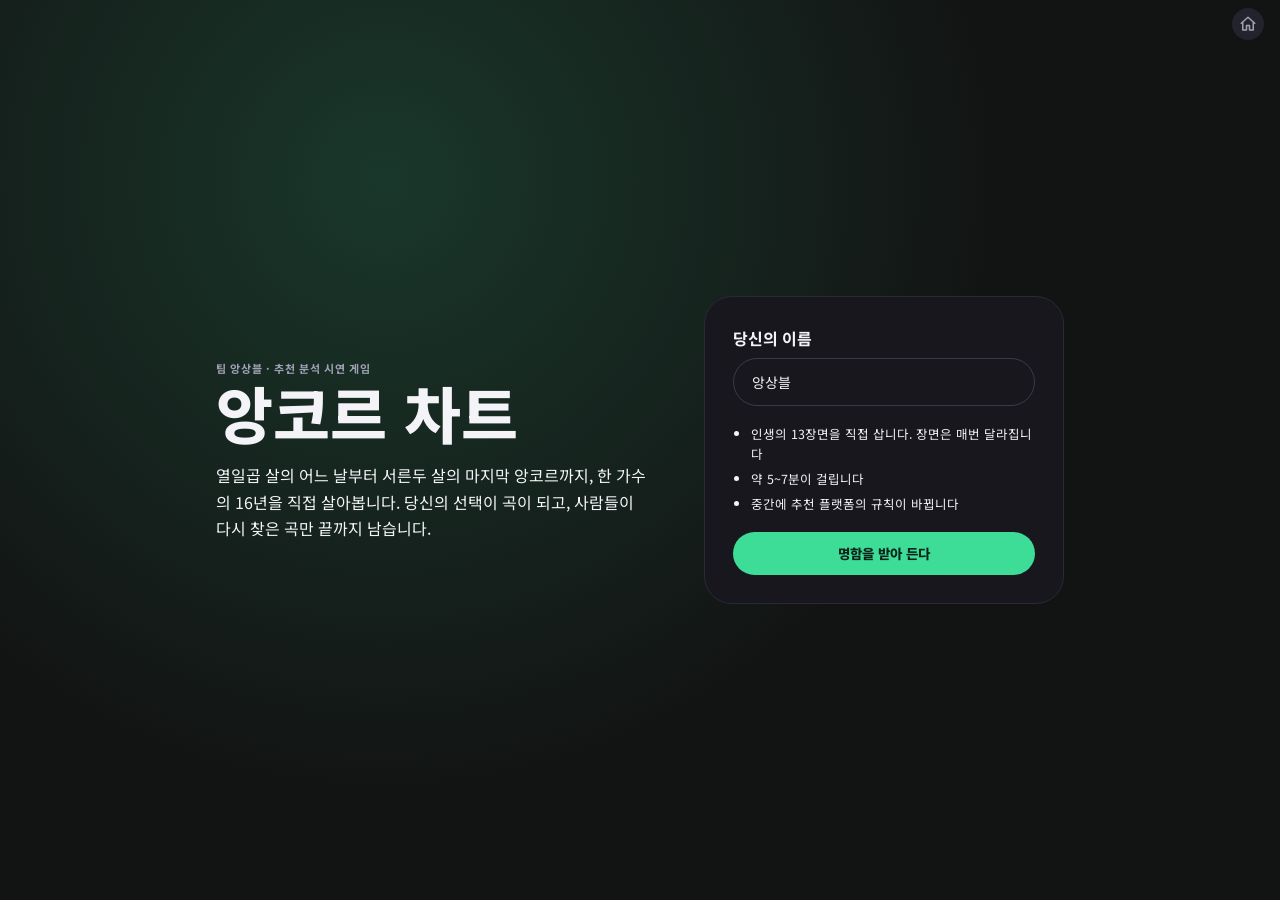
<file: web/game/encore_chart.html>
<!doctype html>
<html lang="ko"><head><meta charset="utf-8"><meta name="viewport" content="width=device-width, initial-scale=1, viewport-fit=cover">
<style>body{margin:0}[hidden]{display:none!important}img{max-width:100%}</style>
<title>앙코르 차트</title>
<meta name="claude:viewport-fit-sides" content="cover">
<link rel="preconnect" href="https://fonts.googleapis.com">
<link rel="stylesheet" href="https://fonts.googleapis.com/css2?family=Noto+Sans+KR:wght@400;500;700;800&display=swap">
<style>
/* 앙상블 서비스 테마: 왼쪽은 인생 장면, 오른쪽은 기록. 색·글꼴·알약형 버튼·둥근 카드는 서비스 스타일시트 값을 따른다 */
:root {
  --ground: #121313; --panel: #17171d; --panel-2: #23232d; --line: #2a2a36; --line-strong: #3a3a4c; --ink: #f4f4f8; --muted: #a0a0b4;
  --coral: #ff7a93; --mustard: #3ddc97; --mint: #3ddc97; --sub: #b79cff; --on-accent: #06231a; --label: #23232d; --label-ink: #f4f4f8;
  --display: "Noto Sans KR", "Malgun Gothic", sans-serif;
  --body: "Noto Sans KR", "Malgun Gothic", sans-serif;
  --mono: "Noto Sans KR", "Malgun Gothic", sans-serif;
  color-scheme: dark;
}
* { box-sizing: border-box; }
body { background: var(--ground); color: var(--ink); font-family: var(--body); font-size: 14px; line-height: 1.65; }
.wrap { max-width: 1120px; margin: 0 auto; padding-block: 40px 40px; padding-left: max(16px, env(safe-area-inset-left, 0px)); padding-right: max(16px, env(safe-area-inset-right, 0px)); display: grid; gap: 20px; }
h1, h2, h3, p { margin: 0; }
h1 { font-family: var(--display); font-weight: 800; font-size: clamp(40px, 7vw, 64px); line-height: 1.15; text-wrap: balance; }
h2 { font-family: var(--display); font-weight: 800; font-size: 26px; line-height: 1.2; text-wrap: balance; }
h3 { font-size: 13px; letter-spacing: .06em; color: var(--muted); font-weight: 700; }
.num { font-variant-numeric: tabular-nums; }
.muted { color: var(--muted); }
button, input { font: inherit; color: inherit; }
button { cursor: pointer; }
:focus-visible { outline: 2px solid var(--mustard); outline-offset: 2px; }
.go { background: var(--mustard); color: var(--on-accent); border: 0; border-radius: 999px; min-height: 0; padding: 10px 28px; font-size: 13.5px; font-weight: 800; }   /* 초록 버튼 전체: 글자 13.5px, 위아래 여백 10px (높이 = 줄 높이 22.3 + 20 = 약 42.3px) */
.go:hover { filter: brightness(1.08); }
.ghost { background: var(--panel-2); border: 0; border-radius: 999px; padding: 8px 14px; font-size: 13.5px; color: var(--muted); }
.ghost:hover { color: var(--ink); }
.home-link { position: fixed; top: 8px; right: max(16px, env(safe-area-inset-right, 0px)); z-index: 10; width: 32px; height: 32px; border-radius: 50%; background: var(--panel-2); color: var(--muted); display: flex; align-items: center; justify-content: center; }   /* 오른쪽 위 홈 아이콘: 누르면 앱 홈으로 */
.home-link:hover, .home-link:focus-visible { color: var(--ink); }
.home-link svg { width: 18px; height: 18px; }

.start { display: grid; grid-template-columns: minmax(0, 1.2fr) minmax(0, 1fr); gap: 28px; align-items: center; min-height: 560px; padding: 28px; border-radius: 28px; background: radial-gradient(circle at 30% 20%, rgba(61, 220, 151, .18), rgba(61, 220, 151, 0) 55%); }
.start .lead { font-size: 18px; max-width: 34em; margin-top: 14px; }
/* 첫 페이지(시작 화면)만 바깥 여백과 둥근 모서리를 빼서, 초록 그라데이션이 상자 모서리에서 잘리지 않고 화면 전체에 퍼지게 함 */
.wrap:has(#sStart:not([hidden])) { max-width: none; padding: 0; }
#sStart { border-radius: 0; min-height: 100vh; min-height: 100dvh; align-content: center; padding-inline: max(56px, calc(100% - 1064px)); }   /* 내용은 화면 한가운데: 세로는 align-content, 가로는 좌우 여백 = 기존의 2배(28→56px, 넓은 화면은 (너비−1064px)/2 → 너비−1064px) */
/* 첫 페이지 글자 크기를 전부 2px씩 줄임(h3 13→11, h1 40~64→38~62, 소개 18→16, 이름 라벨 16→14, 입력 14→12, 목록 14.5→12.5, 버튼 15→13). 영역 크기는 줄이기 전 값으로 고정 */
#sStart { column-gap: 56px; }   /* 좌·우 칸 사이 간격 2배 (28→56px). 위아래로 쌓이는 좁은 화면의 세로 간격은 그대로 28px */
#sStart h3 { font-size: 11px; }
#sStart h1 { font-size: clamp(38px, calc(7vw - 2px), 62px); }
#sStart .lead { font-size: 16px; }
#sStart .jcard label { font-size: 16px; }
#sStart .jcard input { font-size: 14px; }
#sStart .jcard ul { font-size: 12.5px; }
#sStart .go { font-size: 13.5px; }
#sStart > div:first-child { min-height: 198px; display: flex; flex-direction: column; justify-content: center; }   /* 왼쪽 글 영역 높이 고정(줄이기 전 198px) */
#startForm { min-height: 295px; align-content: center; }   /* 이름 입력 카드 높이 고정(줄이기 전 295px) */
.jcard { background: var(--panel); color: var(--ink); border: 1px solid var(--line); border-radius: 28px; padding: 28px; display: grid; gap: 18px; }
.jcard h3 { color: var(--muted); }
.jcard label { display: grid; gap: 6px; font-weight: 700; }
.jcard input { background: var(--panel); border: 1px solid var(--line-strong); border-radius: 999px; height: 48px; padding: 0 18px; color: var(--ink); width: 100%; font-size: 14px; font-weight: 400; }
.jcard ul { margin: 0; padding-left: 18px; font-size: 14.5px; display: grid; gap: 4px; }

.top { display: flex; flex-wrap: wrap; gap: 6px 16px; align-items: baseline; justify-content: space-between; }
.top .brand { font-weight: 800; font-size: 22px; }
.progress { height: 6px; background: var(--panel-2); border-radius: 999px; overflow: hidden; }
.progress i { display: block; height: 100%; background: var(--mustard); transition: width .3s; }
.play { display: grid; grid-template-columns: minmax(0, 1.5fr) minmax(0, 1fr); gap: 20px; align-items: start; }
.scene { display: grid; gap: 16px; min-width: 0; }
.chap { background: var(--panel); border: 1px solid var(--line); border-radius: 28px; padding: 40px 28px; display: grid; gap: 9px; }   /* 장 제목 ↔ 설명 간격 6→9px (1.5배) */
.chap b { font-weight: 800; font-size: 28px; color: var(--mustard); line-height: 1.15; }
.when { font-size: 16px; color: var(--mustard); font-weight: 600; }
.story { font-size: 16px; max-width: 34em; }
.opts { display: grid; gap: 10px; }
.opt { background: var(--panel); border: 1px solid var(--line-strong); border-radius: 24px; padding: 14px 20px; text-align: left; font-weight: 500; }
.opt:hover { border-color: var(--mustard); }
.opt small { display: block; color: var(--mustard); font-size: 12px; font-weight: 400; }
.tag { justify-self: start; background: var(--mint); color: var(--on-accent); border-radius: 999px; padding: 2px 12px; font-size: 13px; font-weight: 700; }
.tag.bad { background: var(--coral); color: #2b0a14; }
.out { background: var(--panel); border: 1px solid var(--line); border-radius: 20px; padding: 16px 20px; display: grid; gap: 6px; }
.rel { font-size: 14px; color: var(--muted); }
.rel b { color: var(--ink); }
.note { background: var(--panel-2); color: var(--ink); border-radius: 20px; padding: 16px 20px; display: grid; gap: 4px; font-size: 15px; }
.note h3 { color: var(--sub); }
.note b { font-size: 16.5px; }
.side { background: var(--panel); border: 1px solid var(--line); border-radius: 28px; padding: 20px; display: grid; gap: 28px; min-width: 0; }   /* 영역 사이 간격 14→28px (선 없이 간격으로만 구분) */
.rank { display: flex; align-items: flex-end; gap: 10px; flex-wrap: wrap; }   /* '순위' 글자 · 순위 숫자 · '최고 ○○위' 설명을 모두 아래쪽 정렬. '순위'와 설명은 둘 다 기본 글자 스타일이라 같음 */
.rank b { font-weight: 800; font-size: 34px; line-height: 1; color: var(--mustard); }
#rkTxt { margin-left: auto; }   /* '최고 ○○위' 설명을 줄 오른쪽 끝으로 */
.rank.nr { align-items: center; }   /* 순위가 없을 때: 가는 '-' 기호가 글자 바닥에 붙지 않고 '순위'와 같은 높이 가운데에 오게 */
#chart { margin-top: -14px; }   /* '데뷔 전' 줄 ↔ 그래프 간격만 이전 값(14px)으로: 패널 영역 간격 28px - 14px */
svg { display: block; width: 100%; height: auto; }
.grid2 { display: grid; grid-template-columns: repeat(2, minmax(0, 1fr)); gap: 18px 20px; }
.st { display: grid; gap: 7px; font-size: 13px; min-width: 0; }
.bar { height: 8px; background: var(--panel-2); border-radius: 999px; overflow: hidden; }
.bar i { display: block; height: 100%; background: var(--mint); transition: width .3s; }
.bar.c i { background: var(--coral); } .bar.m i { background: var(--sub); }
.kv { display: flex; justify-content: space-between; gap: 10px; font-size: 13.5px; }
.songs { display: grid; gap: 8px; font-size: 13px; max-height: 150px; overflow-y: auto; }
.side h3 { margin-bottom: 10px; }
.songs div { display: flex; justify-content: space-between; gap: 10px; }
.tools { display: flex; flex-wrap: wrap; gap: 10px; }

.end { display: grid; gap: 20px; }
.result { display: grid; grid-template-columns: minmax(0, 1.1fr) minmax(0, 1fr); gap: 20px; align-items: stretch; }
.card { background: var(--panel); color: var(--ink); border: 1px solid var(--line); border-radius: 28px; padding: 24px; display: grid; gap: 8px; align-content: start; }
.card .big { font-size: clamp(24px, 6vw, 34px); font-weight: 800; line-height: 1.15; color: var(--mustard); }
.card h3 { color: var(--muted); }
#eWho { margin-top: 8px; }            /* 결말 그림 ↔ '○○의 16년' 16px로 2배 (카드 gap 8 + 8) */
#eDesc { margin-top: 4px; }            /* 결말 제목 ↔ 설명 12px (카드 gap 8 + 4) */
#ePct + .row { margin-top: 40px; }    /* 상위 % ↔ 결과 복사 48px (이전 12px의 4배 = 카드 gap 8 + 40) */
.scart { display: block; width: 100%; height: auto; aspect-ratio: 3 / 1; image-rendering: pixelated; border-radius: 20px; }
.art { display: block; width: 100%; height: auto; aspect-ratio: 96 / 60; image-rendering: pixelated; border-radius: 20px; }
.compare, .life, .learn { background: var(--panel); border: 1px solid var(--line); border-radius: 28px; padding: 24px; display: grid; gap: 16px; align-content: start; min-width: 0; }
.compare h2, .life h2, .learn h2 { font-size: 22px; }   /* 결말 화면 제목 4개(같은 인생·내 노래 순위·당신의 16년·당신의 선택과 분석)만 22px. 게임 장면 제목(h2 26px)은 그대로 */
.hits { display: grid; gap: 8px; border-top: 1px solid var(--line); padding-top: 16px; }
#hits { display: grid; gap: 18px; }   /* 곡 순위 항목 사이 간격 9→18px (2배). 좌우 카드는 .result 의 align-items:stretch 로 같은 높이를 유지 */
.hit { display: grid; grid-template-columns: 24px minmax(0, 1fr); gap: 2px 8px; font-size: 14px; }
.hit > .num { color: var(--mustard); grid-row: span 2; }
.hit .top { display: flex; justify-content: space-between; gap: 10px; min-width: 0; }
.hit .sub { color: var(--muted); font-size: 12.5px; white-space: nowrap; }
.vs { display: grid; grid-template-columns: repeat(2, minmax(0, 1fr)); gap: 10px; }
.vs div { background: var(--panel-2); border-radius: 20px; padding: 14px 16px; display: grid; gap: 2px; min-width: 0; }
.vs b { font-weight: 800; font-size: 28px; color: var(--mustard); }
.tl { display: grid; gap: 6px; font-size: 15px; }
.tl div { display: grid; grid-template-columns: 52px minmax(0, 1fr); gap: 10px; }
.tl .num { color: var(--mustard); }
.learn .item { display: grid; gap: 2px; border-bottom: 1px solid var(--line); padding-bottom: 10px; }
.learn .item:last-child { border-bottom: 0; padding-bottom: 0; }
.fine { font-size: 13px; color: var(--muted); max-width: 70ch; }
.row { display: flex; flex-wrap: wrap; gap: 10px; align-items: center; }
#copied { color: var(--mustard); font-size: 13px; overflow-wrap: anywhere; }
@media (max-width: 860px) { .start, .play, .result { grid-template-columns: minmax(0, 1fr); } .start { min-height: 0; } }
@media (prefers-reduced-motion: reduce) { .bar i, .progress i { transition: none; } }
</style>
</head><body>
<a class="home-link" href="../index.html#Main" aria-label="홈으로 가기" title="홈">
  <svg viewBox="0 0 24 24" fill="none" stroke="currentColor" stroke-width="2" stroke-linecap="round" stroke-linejoin="round" aria-hidden="true"><path d="M3 11l9-8 9 8"/><path d="M5 10v10h5v-6h4v6h5V10"/></svg>
</a>

<div class="wrap">
  <section class="start" id="sStart">
    <div>
      <h3>팀 앙상블 · 추천 분석 시연 게임</h3>
      <h1>앙코르 차트</h1>
      <p class="lead">열일곱 살의 어느 날부터 서른두 살의 마지막 앙코르까지, 한 가수의 16년을 직접 살아봅니다. 당신의 선택이 곡이 되고, 사람들이 다시 찾은 곡만 끝까지 남습니다.</p>
    </div>
    <form class="jcard" id="startForm">
      <label for="nm">당신의 이름<input type="text" id="nm" maxlength="12" value="앙상블"></label>
      <ul>
        <li>인생의 13장면을 직접 삽니다. 장면은 매번 달라집니다</li>
        <li>약 5~7분이 걸립니다</li>
        <li>중간에 추천 플랫폼의 규칙이 바뀝니다</li>
      </ul>
      <button class="go" type="submit">명함을 받아 든다</button>
    </form>
  </section>

  <section id="sPlay" class="end" hidden>
    <div class="top"><div class="brand" id="who"></div><div class="muted" id="wk"></div></div>
    <div class="progress"><i id="prog" style="width:0"></i></div>
    <div class="play">
      <div class="scene" id="scene" aria-live="polite"></div>
      <aside class="side">
        <div class="rank"><span>순위</span><b id="rk">-</b><span id="rkTxt">데뷔 전</span></div>
        <svg id="chart" viewBox="0 0 360 112" role="img" aria-label="나이별 순위 변화"></svg>
        <div class="grid2" id="stats"></div>
        <div id="kv" style="display:grid;gap:12px"></div>
        <div><h3>발표한 곡</h3><div class="songs" id="songs"></div></div>
        <div class="tools"><button class="ghost" id="autoBtn" type="button">남은 인생 자동 진행</button><button class="ghost" id="restart1" type="button">처음으로</button></div>
      </aside>
    </div>
  </section>

  <section class="end" id="sEnd" hidden>
    <div class="result">
      <div class="card">
        <canvas class="art" id="eArt" width="96" height="60" role="img" aria-label="결말 장면 그림"></canvas>
        <h3 id="eWho"></h3>
        <div class="big" id="eTitle"></div>
        <p id="eDesc"></p>
        <p id="eBest"></p>
        <p id="ePct"></p>
        <div class="row"><button class="go" id="copyBtn" type="button" style="min-height:0;padding:10px 19.8px;font-size:13.5px">결과 복사</button><span id="copied"></span></div>
      </div>
      <div class="compare">
        <h2>같은 인생, 다른 추천</h2>
        <p class="muted">당신의 선택은 그대로 두고 숨은 곡 추천이 없었을 때를 다시 계산했습니다.</p>
        <div class="vs" id="vs"></div>
        <p id="vsTxt"></p>
        <div class="hits"><h2>내 노래 순위</h2><p class="muted">16년 동안 다시 들은 횟수 순서입니다. 초록 막대는 다시 듣는 사람이 평균(100명 중 40명) 이상인 곡입니다.</p><div id="hits"></div></div>
      </div>
    </div>
    <div class="life"><h2>당신의 16년</h2><div class="tl" id="tl"></div></div>
    <div class="learn"><h2>당신의 선택과 분석</h2><div id="learn" style="display:grid;gap:10px"></div></div>
    <p class="fine">분석 노트의 수치는 프로젝트 결과입니다. 그 밖의 게임 계수는 재미를 위해 정한 값이고 실제 곡의 성공을 예측하지 않습니다. 상위 %는 게임 안의 가상 인생 3,000개와 비교한 값입니다.</p>
    <div class="row"><button class="go" id="again" type="button">다른 인생 살기</button></div>
  </section>
</div>

<script>
/* 앙코르 차트 v3: 1년 1장면, 16장면 인생 시뮬레이션.
   분석값: 팬 유형 재청취율·비중, 평균 0.404, λ 0.20, B1 곡선(손실·유효 발견), B2 대상 33%, 차등 이익 +0.4%. 나머지 계수는 게임 밸런스용 값이다. */
const CFG = {
  shares: { E: 0.267, F: 0.515, W: 0.218 }, baseRR: { E: 0.44, F: 0.34, W: 0.40 },
  avgRR: 0.404, lambdaOn: 0.20, popBias: 0.25, refPop: 0.9, refRR: 0.45, visK: 10,
  reach: 260000, click: 0.35, fanConv: 0.14, s0: 230000, s1: 2420000
};
const CHAPTERS = [
  { from: 0, n: "1장 연습생", d: "17세, 아직 아무도 당신의 노래를 모릅니다" },
  { from: 1, n: "2장 데뷔", d: "20세, 첫 곡이 세상에 나갑니다" },
  { from: 3, n: "3장 무명의 시간", d: "23세, 무대보다 객석이 더 비어 있습니다" },
  { from: 7, n: "4장 정점", d: "27세, 모두가 다음 곡을 기다립니다" },
  { from: 10, n: "5장 앙코르", d: "30세, 무엇을 남길지 정할 때입니다" }
];
const AGES = [17, 20, 21, 23, 24, 25, 26, 27, 28, 29, 30, 31, 32];
const TOTAL = 13;
const clamp = (v, a, b) => Math.max(a, Math.min(b, v));
function rngOf(seed) { let a = seed >>> 0; return () => { a = (a + 0x6D2B79F5) >>> 0; let t = a; t = Math.imul(t ^ (t >>> 15), t | 1); t ^= t + Math.imul(t ^ (t >>> 7), t | 61); return ((t ^ (t >>> 14)) >>> 0) / 4294967296; }; }
const W1 = ["새벽", "골목", "첫차", "옥상", "네온", "파도", "여름", "유리", "빈방", "늦은", "오래된", "작은"];
const W2 = ["편지", "버스", "고백", "신호", "정류장", "산책", "불빛", "소나기", "달리기", "인사", "라디오", "계단"];
function newLife(seed, finalLambda) {
  return { seed, finalLambda, lambda: 0, t: 0, skill: 41, color: 21, mental: 70, money: 100, trust: 48, buzz: 5,
    fans: { E: 0, F: 0, W: 0 }, cum: 0, songs: [], lastX: null, stale: 0, best: 1001, rank: null, peakPlays: 0, log: [], story: [], mul: 1, edition: 0, notes: [], ended: false, last: null, hit: 0 };
}
const fansTotal = g => g.fans.E + g.fans.F + g.fans.W;
const popularity = g => clamp(Math.log10(1 + g.cum) / Math.log10(1 + 3e7), 0, 1);
function add(g, o) { for (const k in o) g[k] = (g[k] || 0) + o[k]; g.skill = clamp(g.skill, 0, 100); g.color = clamp(g.color, 0, 100); g.mental = clamp(g.mental, 0, 100); g.trust = clamp(g.trust, 0, 100); g.buzz = clamp(g.buzz, 0, 100); }
function rates(x, q, n) {
  const m = n * (1 + x);
  const E = clamp(CFG.baseRR.E + 0.40 * (q - 0.5) + 0.16 * (x - 0.5) + m, 0.05, 0.9);
  const F = clamp(CFG.baseRR.F + 0.40 * (q - 0.5) - 0.18 * (x - 0.5) + m, 0.05, 0.9);
  const W = clamp(CFG.baseRR.W + 0.40 * (q - 0.5) + m, 0.05, 0.9);
  const s = CFG.shares; return { E, F, W, all: E * s.E + F * s.F + W * s.W };
}
function visibility(rr, pop, lambda) { const k = CFG.popBias - lambda; return Math.exp(CFG.visK * ((rr + k * pop) - (CFG.refRR + k * CFG.refPop))); }
/* 곡 발매. o.x 실험성, o.rrAdj 재청취율 가감, o.mass 노출 배수, o.only 반응 이용자 비율 */
function release(g, r, o) {
  const x = o.x, nm = W1[Math.floor(r() * W1.length)] + " " + W2[Math.floor(r() * W2.length)];
  const q = clamp((g.skill * 0.7 + g.color * 0.3) / 100 * (g.mental < 25 ? 0.85 : 1), 0.1, 1);
  const rt = rates(x, q, (r() - 0.5) * 0.04);
  const rr = clamp(rt.all + (o.rrAdj || 0), 0.05, 0.9);
  g.stale = o.repeat ? g.stale + 1 : 0; g.lastX = x;
  const vis = visibility(rr, popularity(g), g.lambda);
  const stale = Math.pow(0.72, g.stale);
  const mass = (1 + 0.7 * (1 - x)) * (o.mass || 1);
  const reach = (CFG.reach * vis * mass + g.buzz * 900 + fansTotal(g) * 0.9) * stale * g.mul * (0.92 + 0.16 * r());
  const s = { name: nm, x, rr, reach, t: g.t, rt, plays: 0, only: o.only || 1, kind: o.kind || "" };
  g.songs.push(s); return s;
}
/* 연간 수입(만 원): 음원 재생 1회 약 5원 + 팬 1명당 공연·상품 1,500원 + 순위별 광고·행사 */
function incomeOf(g, plays) {
  const ad = !g.rank ? 0 : g.rank <= 3 ? 30000 : g.rank <= 10 ? 12000 : g.rank <= 50 ? 4000 : g.rank <= 200 ? 1000 : 0;
  return plays * 0.0005 + fansTotal(g) * 0.15 + ad;
}
function tick(g, r) {
  let first = 0, again = 0, lead = g.songs[g.songs.length - 1];
  g.songs.forEach(s => {
    const f = s.reach * CFG.click * s.only, a = f * s.rr;
    first += f; again += a; s.plays += f + a;
    if (s.t !== g.t) { /* 다시 듣는 곡일수록 오래 남음 */ }
    s.reach *= Math.min(0.9, 0.3 + s.rr * 1.1);
  });
  if (lead && lead.t === g.t) {
    const f = lead.reach / Math.min(0.9, 0.3 + lead.rr * 1.1) * CFG.click * lead.only, S = CFG.shares;
    g.fans.E += f * S.E * lead.rt.E * CFG.fanConv; g.fans.F += f * S.F * lead.rt.F * CFG.fanConv; g.fans.W += f * S.W * lead.rt.W * CFG.fanConv;
  }
  g.fans.E *= 0.98; g.fans.F *= 0.98; g.fans.W *= 0.98;
  g.cum += first + again;
  const res = { first, again, rr: first ? again / first : 0, reach: first / CFG.click };
  if (g.songs.length) {
    const score = first + 3 * again + fansTotal(g) * 0.5;
    const lg = Math.log(Math.max(score, 1) / CFG.s0) / Math.log(CFG.s1 / CFG.s0);
    g.rank = Math.round(clamp(Math.pow(1000, 1 - clamp(lg, 0, 1)), 1, 1000));
    g.best = Math.min(g.best, g.rank);
    res.score = score; g.peak = Math.max(g.peak || 0, score);
  }
  const income = incomeOf(g, first + again);
  res.income = income; g.earned = (g.earned || 0) + income;
  add(g, { money: income - (g.songs.length ? 300 : 0), buzz: -g.buzz * 0.2 });
  g.mul = 1; g.last = res; return res;
}
const yrs = t => AGES[Math.min(t, AGES.length - 1)];

/* 장면: t 장면 번호(고정), title, text(g), choices[{t, out, g(봇 선호), fx(g,r), story}], note 분석 노트 */
const FIXED = {
  0: { id: "start", title: "명함 한 장", text: () => "노래방에서 나오던 길에 낯선 사람이 명함을 건넸습니다. 작은 소속사의 캐스팅 담당자였습니다. 부모님은 고등학교만은 마치라고 말합니다.",
    choices: [
      { t: "학교를 다니며 주말에 연습한다", out: "두 세계를 오가느라 늘 피곤하지만 친구들이 곁에 있습니다.", fx: g => add(g, { skill: 6, mental: 8 }) },
      { t: "휴학하고 연습실에서 산다", out: "하루 열 시간을 연습합니다. 실력은 빠르게 늘지만 말수가 줄었습니다.", g: 1, fx: g => add(g, { skill: 14, mental: -8 }), story: "휴학하고 연습실에 들어감" }] },
  2: { id: "yun", title: "옆 연습실의 서윤", text: () => "같은 달에 들어온 연습생 서윤은 늘 당신보다 한 시간 일찍 옵니다. 다음 달 평가는 둘 중 한 명만 올라갑니다.",
    choices: [
      { t: "서윤과 파트를 나눠 함께 연습한다", out: "새벽 편의점에서 삼각김밥을 나눠 먹으며 서로의 음정을 잡아 줍니다.", g: 1, fx: g => add(g, { skill: 8, trust: 22 }), story: "서윤과 동료가 됨" },
      { t: "혼자 연습해 평가에서 이긴다", out: "평가에서 이겼습니다. 서윤은 그날 이후 먼저 인사하지 않습니다.", fx: g => add(g, { skill: 12, trust: -15 }) }] },
  3: { id: "eval", title: "월말 평가", text: () => "평가 곡을 고릅니다. 트레이너는 요즘 유행하는 곡을 권하지만, 공책에는 당신이 쓴 멜로디가 있습니다.",
    choices: [
      { t: "유행곡을 완벽하게 커버한다", out: "좋은 점수를 받았습니다. 심사위원은 잘한다고 했지만 기억에 남는다고 하지는 않았습니다.", fx: g => add(g, { skill: 9 }) },
      { t: "직접 쓴 곡을 부른다", out: "점수는 평범했습니다. 그래도 평가가 끝나고 한 트레이너가 그 멜로디를 흥얼거렸습니다.", g: 1, fx: g => add(g, { color: 16 }), story: "처음으로 자작곡을 부름" }] },
  4: { id: "cut", title: "데뷔조 명단", text: g => g.trust >= 50 ? "게시판에 데뷔조 명단이 붙었습니다. 당신의 이름은 없고 서윤의 이름이 있습니다. 서윤이 말없이 커피를 건넵니다." : "게시판에 데뷔조 명단이 붙었습니다. 당신의 이름은 없습니다. 복도에는 아무도 없습니다.",
    choices: [
      { t: "남아서 다음 기회를 기다린다", out: "방을 비우고 다시 연습실로 돌아갑니다. 조금 단단해졌습니다.", g: 1, fx: g => add(g, { skill: 8, mental: -6 }), story: "데뷔조 탈락" },
      { t: "회사를 나와 혼자 곡을 쓴다", out: "고시원 방에서 기타 한 대로 곡을 씁니다. 수입은 없지만 내 노래가 생겼습니다.", fx: g => add(g, { color: 18, money: -60, mental: -4 }), story: "회사를 나와 혼자 곡을 씀" }] },
  6: { id: "debut", title: "데뷔곡", text: () => "연습생 3년 만에 데뷔가 정해졌습니다. 첫 곡은 당신이 고릅니다.",
    choices: [
      { t: "누구나 따라 부를 대중적인 곡", out: "라디오에 어울리는 곡이 나왔습니다.", fx: (g, r) => { release(g, r, { x: 0.15 }); }, story: "데뷔" },
      { t: "대중성과 개성을 섞은 곡", out: "쉬운 멜로디에 당신의 습관이 조금 묻어 있습니다.", g: 1, fx: (g, r) => { release(g, r, { x: 0.5 }); }, story: "데뷔" },
      { t: "내가 쓴 낯선 곡", risk: g => 0.4 + g.color / 200, story: "자작곡으로 데뷔",
        win: { out: "낯선 곡이 새 음악을 즐겨 찾는 사람들 사이에서 조용히 퍼졌습니다.", fx: (g, r) => { release(g, r, { x: 0.85, rrAdj: 0.03 }); add(g, { color: 6 }); } },
        lose: { out: "방송국도 플레이리스트도 곡을 받아 주지 않았습니다.", fx: (g, r) => { release(g, r, { x: 0.85, rrAdj: -0.03, mass: 0.6 }); add(g, { color: 6, mental: -8 }); } } }] },
  7: { id: "viral", title: "재생 수의 밤", text: () => "후렴 15초가 챌린지가 됐습니다. 재생 수가 수십 배로 뛰었습니다. 그런데 한 달 뒤 보니 대부분 곡을 다시 찾지 않았습니다.",
    note: { h: "많이 트는 것과 다시 듣는 것은 다릅니다", b: "우리 분석은 곡을 몇 번 틀었는지보다 처음 들은 사람이 한 달 안에 다시 찾았는지를 봤습니다." },
    choices: [
      { t: "챌린지를 더 키운다", risk: () => 0.5,
        win: { out: "챌린지가 더 번졌습니다. 이름은 알려졌지만 곡을 다시 듣는 사람은 늘지 않았습니다.", story: "챌린지로 화제가 됨", fx: g => add(g, { buzz: 45, mental: -6 }) },
        lose: { out: "패러디 영상만 남았습니다. 사람들은 곡보다 그 장면을 기억합니다.", story: "챌린지가 패러디로 끝남", fx: g => add(g, { buzz: 12, mental: -14 }) } },
      { t: "다시 듣고 싶은 다음 곡을 준비한다", out: "조용해졌습니다. 대신 곡을 고치는 시간이 늘었습니다.", g: 1, fx: g => add(g, { skill: 10, color: 8 }), story: "화제보다 곡을 택함" }] },
  9: { id: "letter", title: "첫 팬레터", text: () => "손으로 쓴 편지가 도착했습니다. '처음 듣는 가수를 찾아 듣는 게 취미인데, 당신 곡만 세 번 다시 들었어요.' 팬들을 보니 듣는 방식이 저마다 다릅니다.",
    note: { h: "사람마다 낯선 곡을 받아들이는 정도가 다릅니다", b: "새 가수의 곡을 다시 들은 비율은 새 음악을 즐기는 사람 44%, 아직 취향을 모르는 사람 40%, 익숙한 곡을 좋아하는 사람 34%였습니다." },
    choices: [
      { t: "편지를 벽에 붙이고 곡을 쓴다", out: "이 사람에게 들려줄 곡을 생각하며 씁니다.", g: 1, fx: g => add(g, { color: 10, mental: 12 }), story: "첫 팬레터를 받음" },
      { t: "답장을 쓰고 소규모 팬미팅을 연다", out: "열두 명이 왔습니다. 모두 이름을 외웠습니다.", fx: g => { add(g, { mental: 14, trust: 6 }); g.fans.E += 300; } }] },
  10: { id: "second", title: "두 번째 곡", text: g => g.songs.length && g.songs[0].rr >= CFG.avgRR ? "데뷔곡은 평균 0.404보다 많이 다시 들렸습니다. 회사는 같은 느낌을 한 번 더 내자고 합니다." : "데뷔곡을 다시 듣는 사람은 평균 0.404에 못 미쳤습니다. 회사는 방향을 다시 잡자고 합니다.",
    choices: [
      { t: "대중곡으로 넓게 간다", out: "큰 무대에 어울리는 곡입니다.", fx: (g, r) => { release(g, r, { x: 0.15 }); } },
      { t: "균형 잡힌 곡을 낸다", out: "지난 곡의 장점을 살려 다듬었습니다.", fx: (g, r) => { release(g, r, { x: 0.5 }); } },
      { t: "실험적인 곡을 낸다", out: "한 번 들어서는 알기 어렵지만 두 번째부터 들리는 곡입니다.", g: 1, fx: (g, r) => { release(g, r, { x: 0.85 }); } }] },
  11: { id: "pay", title: "첫 정산서", text: g => `정산서를 받았습니다. 지금 통장에는 ${Math.round(g.money).toLocaleString("ko-KR")}만 원이 있습니다. 월세와 연습비를 빼면 남는 게 별로 없습니다.`,
    choices: [
      { t: "행사를 뛰어 돈을 번다", out: "지방 축제 무대를 돌았습니다. 목은 쉬었지만 통장이 조금 찼습니다.", fx: g => add(g, { money: 700, mental: -8, skill: 3 }) },
      { t: "카페 아르바이트를 하며 곡을 쓴다", out: "오전에는 커피를 내리고 밤에는 곡을 씁니다.", g: 1, fx: g => add(g, { money: 400, color: 8 }), story: "아르바이트를 하며 곡을 씀" }] },
  12: { id: "three", title: "관객 세 명", text: () => "소극장 공연 날, 객석에 세 명이 앉아 있습니다. 그중 한 명은 공연장 사장님입니다.",
    choices: [
      { t: "세 명에게 전곡을 다 부른다", out: "두 시간을 꽉 채웠습니다. 끝나고 세 명이 오래 박수를 쳤습니다.", g: 1, fx: g => { add(g, { skill: 6, mental: 6, color: 6 }); }, story: "관객 세 명 앞에서 공연" },
      { t: "공연을 줄이고 온라인에 집중한다", out: "방에서 영상을 찍습니다. 조회 수는 늘었지만 박수 소리는 없습니다.", fx: g => add(g, { buzz: 18, mental: -6 }) }] },
  13: { id: "still", title: "아무도 불평하지 않았다", text: () => "오래된 팬들은 늘 같은 곡을 듣고 늘 좋다고 합니다. 불만은 없습니다. 그런데 새로 찾아오는 사람도 없습니다.",
    note: { h: "불만 없는 정체", b: "모르는 음악은 아쉬워할 수 없어서 불만이 나오지 않습니다. 같은 스타일을 반복하면 새로 알게 되는 사람이 줄어듭니다." },
    choices: [
      { t: "팬이 좋아하는 스타일을 한 번 더 낸다", out: "팬들은 만족했습니다. 숫자는 그대로였습니다.", fx: (g, r) => { release(g, r, { x: g.lastX === null ? 0.5 : g.lastX, rrAdj: 0.02, repeat: true }); } },
      { t: "조금 낯선 곡을 쓴다", out: "오래된 팬 몇 명은 고개를 갸웃했지만 처음 보는 이름이 팬 카페에 올라왔습니다.", g: 1, fx: (g, r) => { release(g, r, { x: g.lastX === 0.85 ? 0.5 : 0.85 }); add(g, { color: 8 }); }, story: "정체를 깨고 새 곡을 냄" }] },
  15: { id: "lambda", title: "추천이 바뀌던 날", text: () => "음원 플랫폼이 인기곡 점수를 조금 깎는 '숨은 곡 추천'을 도입한다고 공지했습니다. 재생 수가 적어도 다시 들릴 곡이라면 추천에 오를 수 있습니다.",
    note: { h: "인기곡 점수를 조금 낮췄습니다", b: "우리 분석에서는 추천 10곡 중 처음 듣고 다시 찾은 곡이 3.1곡에서 3.4곡으로 늘었습니다. 대신 다시 듣는 곡은 10곡당 0.1곡 줄었습니다. 지금부터 게임의 추천도 이렇게 바뀝니다." },
    choices: [
      { t: "묻혀 있던 수록곡을 정리한다", out: "오래된 곡을 다시 듣고 순서를 고칩니다. 몇 곡은 지금 들어도 좋습니다.", g: 1, fx: g => { g.lambda = g.finalLambda; add(g, { color: 6 }); g.songs.forEach(s => { s.reach = Math.max(s.reach, 12000 * s.rr / 0.4); }); }, story: "플랫폼에 숨은 곡 추천이 도입됨" },
      { t: "하던 대로 신곡을 쓴다", out: "공지를 닫고 곡 작업으로 돌아갑니다.", fx: g => { g.lambda = g.finalLambda; add(g, { skill: 6 }); }, story: "플랫폼에 숨은 곡 추천이 도입됨" }] },
  16: { id: "bside", title: "장르를 바꿀까", text: () => "회사가 회의를 열었습니다. 요즘 뜨는 장르로 완전히 전향하자는 쪽과, 묻혀 있던 수록곡을 타이틀로 다시 밀자는 쪽이 맞섭니다.",
    note: { h: "낯선 장르보다 덜 알려진 곡부터", b: "전혀 다른 장르의 곡은 3명 중 1명에게만 넣을 수 있었습니다. 덜 알려진 곡을 올리는 쪽이 더 효율적이었습니다." },
    choices: [
      { t: "새 장르로 전향한다", risk: () => 0.33,
        win: { out: "새 장르가 맞아떨어졌습니다. 새로운 청취자가 들어왔고 기존 팬도 대부분 남았습니다.", story: "새 장르 전향 성공", fx: (g, r) => { release(g, r, { x: 0.85, only: 0.6, mass: 1.6 }); g.fans.F *= 0.95; add(g, { buzz: 12 }); } },
        lose: { out: "화제는 됐지만 곡을 고른 사람은 일부뿐이었고 기존 팬이 떠났습니다.", story: "새 장르 전향 실패", fx: (g, r) => { release(g, r, { x: 0.85, only: 0.33, mass: 1.4 }); g.fans.F *= 0.8; add(g, { buzz: 8, mental: -8 }); } } },
      { t: "수록곡을 다시 민다", out: "오래된 곡이 추천에 뜨기 시작했습니다. 댓글에 '왜 이제 알았지'가 달립니다.", g: 1, fx: (g, r) => { const s = release(g, r, { x: 0.5, rrAdj: 0.05, mass: 1.15 }); s.kind = "역주행"; g.hit += 1; }, story: "수록곡 역주행" }] },
  18: { id: "leave", title: "서윤의 마지막 무대", text: g => g.trust >= 50 ? "서윤이 음악을 그만둔다고 합니다. 마지막 무대에 함께 서 달라고 전화가 왔습니다. 같은 날 큰 방송 출연이 잡혀 있습니다." : "서윤이 음악을 그만둔다는 소식을 기사로 봤습니다. 같은 날 큰 방송 출연이 잡혀 있습니다.",
    choices: [
      { t: "방송을 취소하고 서윤에게 간다", out: "작은 무대에서 둘이 처음 연습하던 곡을 불렀습니다.", g: 1, fx: g => add(g, { trust: 25, mental: 12, buzz: -10 }), story: "서윤의 마지막 무대에 섬" },
      { t: "방송에 나간다", out: "방송은 잘 끝났습니다. 대기실에서 혼자 휴대폰을 오래 봤습니다.", fx: g => add(g, { buzz: 25, trust: -15, mental: -10 }) }] },
  19: { id: "album", title: "첫 정규 앨범", text: () => "정규 앨범을 만듭니다. 익숙함을 얼마나 내려놓을지 정해야 합니다.",
    note: { h: "조금 바꿀 때 효율이 가장 좋습니다", b: "다시 듣는 곡을 10곡당 0.1곡 내주면 낯선 곡을 0.31곡 더 얻었습니다. 0.65곡을 내줘도 0.54곡밖에 늘지 않았습니다." },
    choices: [
      { t: "한두 곡만 살짝 비튼다", out: "익숙함을 거의 지키면서 새로운 사람들이 찾아왔습니다.", g: 1, fx: (g, r) => { release(g, r, { x: 0.5, rrAdj: 0.015, mass: 1.31 }); add(g, { color: 8 }); }, story: "정규 앨범 발매" },
      { t: "절반을 새로운 시도로 채운다", out: "평론가는 좋아했습니다. 오래된 팬 일부는 조용히 떠났습니다.", fx: (g, r) => { release(g, r, { x: 0.65, rrAdj: -0.024, mass: 1.38 }); g.fans.F *= 0.95; add(g, { color: 8 }); }, story: "실험적인 정규 앨범 발매" },
      { t: "전곡을 완전히 뒤집는다", risk: g => 0.25 + g.skill / 500,
        win: { out: "평단과 청취자가 함께 놀랐습니다. 그래도 오래된 팬 일부는 떠났습니다.", story: "파격적인 정규 앨범 호평", fx: (g, r) => { release(g, r, { x: 0.85, rrAdj: -0.04, mass: 1.38 }); g.fans.F *= 0.9; add(g, { color: 8, mental: 2 }); } },
        lose: { out: "큰 화제가 됐지만 늘어난 팬은 잃은 팬만큼 많지 않았습니다.", story: "파격적인 정규 앨범 실패", fx: (g, r) => { release(g, r, { x: 0.85, rrAdj: -0.1, mass: 1.25 }); g.fans.F *= 0.8; add(g, { color: 8, mental: -12 }); } } }] },
  21: { id: "edition", title: "맞춤판 회의", text: () => "마케팅팀이 팬 취향별 맞춤판을 만들자고 제안합니다. 제작비와 관리 인력이 크게 듭니다.",
    note: { h: "사람별 맞춤은 효과가 작았습니다", b: "낯선 곡을 좋아하는 정도는 사람마다 달랐습니다. 그래도 사람을 나눠 따로 추천한 이득은 모두에게 같은 방식을 쓸 때보다 0.4% 많은 데 그쳤습니다." },
    choices: [
      { t: "모두에게 같은 앨범을 낸다", out: "한 장에 집중했고 남은 예산으로 공연을 열었습니다.", g: 1, fx: g => { add(g, { skill: 4 }); }, story: "맞춤판 대신 한 장에 집중" },
      { t: "취향별 맞춤판을 만든다", out: "팬들은 즐거워했습니다. 정산해 보니 비용이 늘어난 매출보다 훨씬 컸습니다.", fx: g => { g.editionCost = Math.max(1500, g.money * 0.4); add(g, { money: -g.editionCost, buzz: 8, mental: -6 }); g.fans.E *= 1.004; g.fans.F *= 1.004; g.fans.W *= 1.004; g.edition = 1; }, story: "취향별 맞춤판 제작" }] },
  22: { id: "abroad", title: "해외 제안", text: () => "해외 음악 페스티벌에서 연락이 왔습니다. 자비로 가야 하지만 처음으로 글로벌 차트 담당자들 앞에 설 수 있습니다.",
    choices: [
      { t: "비용을 들여 해외 무대에 선다", g: 1, risk: () => 0.6,
        win: { out: "말이 통하지 않는 관객들이 후렴을 따라 불렀습니다.", story: "해외 무대 성공", fx: g => { add(g, { money: -Math.max(800, g.money * 0.15), buzz: 45, mental: 6 }); g.mul *= 1.5; } },
        lose: { out: "관객은 절반도 차지 않았습니다. 비행기 값만 남았습니다.", story: "해외 무대 실패", fx: g => add(g, { money: -Math.max(800, g.money * 0.15), buzz: 8, mental: -6 }) } },
      { t: "국내 투어로 팬을 다진다", out: "도시마다 같은 얼굴이 보이기 시작했습니다.", fx: g => { add(g, { money: 1000, trust: 8 }); g.fans.E *= 1.06; g.fans.F *= 1.06; g.fans.W *= 1.06; } }] },
  23: { id: "voice", title: "성대 결절", text: () => "높은 음이 갈라집니다. 의사는 석 달은 노래하지 말라고 합니다. 일정표에는 이미 공연이 빼곡합니다.",
    choices: [
      { t: "일정을 강행한다", out: "무대는 끝냈지만 목소리가 예전 같지 않습니다.", fx: g => add(g, { skill: -18, mental: -14, money: 1000 }), story: "성대 결절에도 강행" },
      { t: "모든 일정을 멈추고 쉰다", out: "처음으로 아무것도 하지 않는 석 달을 보냈습니다. 회복한 뒤 첫 음이 다르게 들렸습니다.", g: 1, fx: g => add(g, { mental: 30, money: -1000, buzz: -15, skill: 4 }), story: "성대 결절로 쉬어 감" }] },
  25: { id: "title", title: "결정판", text: () => "지금까지의 모든 것을 담은 곡을 냅니다. 이 곡이 당신을 대표하게 될 것입니다.",
    choices: [
      { t: "모두가 함께 부를 수 있는 곡", out: "경기장에서 수만 명이 따라 부르는 장면이 그려지는 곡입니다.", fx: (g, r) => { g.mul *= 1 + g.trust / 150; release(g, r, { x: 0.15, mass: 1.3 }); }, story: "대표곡 발매" },
      { t: "내 이야기를 그대로 쓴 곡", out: "가장 개인적인 곡이 가장 많은 사람의 곡이 됐습니다.", g: 1, fx: (g, r) => { g.mul *= 1 + g.trust / 150; release(g, r, { x: 0.5, rrAdj: g.color / 1000, mass: 1.3 }); }, story: "대표곡 발매" }] },
  26: { id: "contract", title: "재계약", text: () => "소속사가 재계약서를 내밀었습니다. 조건은 좋지만 앞으로 곡 선택권은 회사가 갖습니다.",
    choices: [
      { t: "재계약한다", out: "안정적인 일정과 정산이 이어집니다. 회의실에서 말수가 줄었습니다.", fx: g => add(g, { money: 3000, color: -10, mental: -6 }), story: "재계약" },
      { t: "독립한다", out: "작은 사무실을 얻었습니다. 포스터를 직접 붙입니다.", g: 1, fx: g => add(g, { money: -2000, color: 14, mental: 10, trust: 6 }), story: "독립" }] },
  27: { id: "ab", title: "먼저 일부에게 들려주기", text: () => "새 곡이 좋은지 확신이 없습니다. 일부 팬에게 먼저 들려줄 수 있지만 공개가 늦어집니다.",
    note: { h: "실제 서비스에서는 먼저 시험해 봐야 합니다", b: "우리 결과는 과거 기록으로 계산한 값입니다. 실제 효과는 일부 사람에게 먼저 써 보고 확인해야 합니다." },
    choices: [
      { t: "일부 팬에게 먼저 공개한다", out: "후렴이 길다는 의견을 듣고 고쳤습니다. 다시 듣는 사람이 늘었습니다.", g: 1, fx: (g, r) => { release(g, r, { x: 0.5, rrAdj: 0.04 }); }, story: "일부 팬에게 먼저 들려주고 발매" },
      { t: "바로 전체 공개한다", risk: () => 0.5,
        win: { out: "빠르게 나왔고 반응도 좋았습니다.", fx: (g, r) => { release(g, r, { x: 0.5, rrAdj: 0.02, mass: 1.15 }); } },
        lose: { out: "공개 뒤에야 후렴이 길다는 말이 나왔습니다. 고칠 수 없습니다.", fx: (g, r) => { release(g, r, { x: 0.5, rrAdj: -0.04, mass: 1.15 }); } } }] },
  29: { id: "rookie", title: "신인의 편지", text: () => "무명 신인이 데모를 보내 왔습니다. 재생 수는 거의 없지만 들을수록 좋은 곡입니다. 무명 시절이 떠오릅니다.",
    choices: [
      { t: "내 공연 오프닝에 세운다", out: "그 신인의 곡을 다시 듣는 사람들이 생겼습니다. 당신의 팬들도 함께 찾아 듣습니다.", g: 1, fx: g => { add(g, { trust: 15, mental: 12 }); g.fans.E *= 1.08; }, story: "무명 신인을 오프닝에 세움" },
      { t: "정중히 거절한다", out: "일정이 빡빡했습니다. 메일함을 닫습니다.", fx: g => add(g, { money: 100 }) }] },
  30: { id: "lastalbum", title: "마지막일지 모르는 앨범", text: () => "서른세 살을 앞두고 앨범을 준비합니다. 이번에는 숫자를 보지 않기로 합니다.",
    choices: [
      { t: "오래 들을 수 있는 곡을 쓴다", out: "유행을 타지 않는 곡을 천천히 녹음했습니다.", g: 1, fx: (g, r) => { release(g, r, { x: 0.5, rrAdj: 0.05 }); }, story: "마지막 앨범 발매" },
      { t: "해 보지 않은 음악을 한다", out: "스스로도 놀란 곡이 나왔습니다.", fx: (g, r) => { release(g, r, { x: 0.85, rrAdj: 0.02 }); add(g, { color: 8 }); }, story: "마지막 앨범 발매" }] },
  31: { id: "encore", title: "앙코르", text: () => "공연이 끝났는데 아무도 일어나지 않습니다. 객석에서 앙코르 소리가 들립니다. 마지막 한 곡을 고릅니다.",
    choices: [
      { t: "가장 높이 올랐던 곡", out: "모두가 일어나 따라 불렀습니다.", fx: g => add(g, { buzz: 20 }) },
      { t: "가장 많이 다시 들린 곡", out: "노래가 시작되자 객석 곳곳에서 조용히 입을 맞췄습니다.", g: 1, fx: g => add(g, { mental: 10 }) },
      { t: "무명 시절 처음 쓴 곡", out: "기타 한 대로 불렀습니다. 가장 작은 무대에 서던 밤이 떠올랐습니다.", fx: g => add(g, { mental: 10, trust: 5 }) }] }
};
const POOL = [
  { id: "cold", title: "독감", text: () => "열이 39도까지 올랐습니다. 내일은 중요한 스케줄이 있습니다.", choices: [
    { t: "쉬겠다고 연락한다", out: "회사는 한숨을 쉬었지만 사흘 뒤 몸이 돌아왔습니다.", g: 1, fx: g => add(g, { mental: 8, buzz: -4 }) }, { t: "약을 먹고 나간다", out: "무대는 어떻게든 끝냈습니다.", fx: g => add(g, { mental: -8, skill: 2 }) }] },
  { id: "mom", title: "부모님의 전화", text: () => "밥은 먹고 다니느냐는 전화가 왔습니다. 몇 달째 집에 가지 못했습니다.", choices: [
    { t: "주말에 집에 다녀온다", out: "밥을 두 그릇 먹고 잠만 자다 왔습니다.", g: 1, fx: g => add(g, { mental: 14 }) }, { t: "다음에 가겠다고 한다", out: "전화를 끊고 다시 연습실 불을 켭니다.", fx: g => add(g, { skill: 6, mental: -6 }) }] },
  { id: "hate", title: "악플", text: () => "새벽에 내 이름을 검색했습니다. 처음 보는 사람이 내 목소리를 비웃고 있습니다.", choices: [
    { t: "휴대폰을 끄고 잔다", out: "아침에 일어나니 별일 아닌 것 같습니다.", g: 1, fx: g => add(g, { mental: 4 }) }, { t: "밤새 댓글을 읽는다", out: "해가 뜰 때까지 읽었습니다. 얻은 것은 없습니다.", fx: g => add(g, { mental: -14 }) }] },
  { id: "teacher", title: "옛 스승", text: () => "처음 노래를 가르쳐 준 선생님이 연락을 해 왔습니다. 호흡부터 다시 봐 주겠다고 합니다.", choices: [
    { t: "기초부터 다시 배운다", out: "자존심은 상했지만 소리가 달라졌습니다.", g: 1, fx: g => add(g, { skill: 11 }) }, { t: "바빠서 사양한다", out: "일정표가 빽빽합니다.", fx: g => add(g, { money: 60 }) }] },
  { id: "variety", title: "예능 섭외", text: () => "예능 프로그램에서 섭외가 왔습니다. 노래는 안 부르고 게임만 한다고 합니다.", choices: [
    { t: "출연한다", out: "이름을 아는 사람이 늘었습니다. 곡을 아는 사람은 늘지 않았습니다.", fx: g => add(g, { buzz: 26, money: 800, mental: -4 }) }, { t: "거절하고 곡을 쓴다", out: "조용한 작업실에 앉았습니다.", g: 1, fx: g => add(g, { color: 9 }) }] },
  { id: "street", title: "길거리 공연", text: () => "기타를 메고 나간 저녁, 지나가던 사람이 멈춰 섭니다.", choices: [
    { t: "한 곡 더 부른다", out: "처음 듣는 사람들이 끝까지 듣고 곡 제목을 물어봤습니다.", g: 1, fx: g => { add(g, { skill: 4, mental: 6 }); g.fans.E += 200; } }, { t: "서둘러 정리한다", out: "해가 지기 전에 짐을 쌌습니다.", fx: g => add(g, { mental: 2 }) }] },
  { id: "friend", title: "친구의 결혼식", text: () => "고등학교 친구가 결혼합니다. 축가를 부탁받았습니다. 같은 날 녹음 일정이 있습니다.", choices: [
    { t: "축가를 부르러 간다", out: "친구들이 예전처럼 놀렸습니다. 오랜만에 크게 웃었습니다.", g: 1, fx: g => add(g, { mental: 12, trust: 8 }) }, { t: "녹음을 지킨다", out: "좋은 테이크를 건졌습니다.", fx: g => add(g, { skill: 6, trust: -6 }) }] },
  { id: "radio", title: "새벽 라디오", text: () => "새벽 라디오 작가가 신곡을 틀어 주겠다고 연락했습니다. 듣는 사람은 적지만 끝까지 듣는 사람들입니다.", choices: [
    { t: "직접 나가서 이야기한다", out: "잠을 줄였지만 진행자가 곡의 뒷이야기를 오래 물어봤습니다.", g: 1, fx: g => { add(g, { buzz: 8, mental: 4 }); g.fans.W += 250; } }, { t: "음원만 보낸다", out: "한 번 흘러갔습니다.", fx: g => add(g, { buzz: 3 }) }] },
  { id: "money", title: "밀린 월세", text: () => "집주인에게서 문자가 왔습니다. 이번 달 월세가 밀렸습니다.", choices: [
    { t: "광고 음악 일을 받는다", out: "내 곡은 아니지만 돈이 들어왔습니다.", fx: g => add(g, { money: 250, color: -3 }) }, { t: "친구에게 빌린다", out: "고맙다는 말을 세 번 했습니다.", g: 1, fx: g => add(g, { money: 150, trust: -3 }) }] }
];
const BURN = { id: "burn", title: "무너진 날", text: () => "아침에 일어날 수가 없습니다. 무대에 서는 꿈을 꾸면 숨이 막힙니다.", choices: [
  { t: "상담을 받고 쉰다", out: "괜찮지 않다고 처음 말했습니다. 시간이 조금씩 돌아왔습니다.", g: 1, fx: g => add(g, { mental: 34, buzz: -12, money: -80 }), story: "번아웃으로 쉬어 감" },
  { t: "버틴다", out: "버텼습니다. 그게 전부입니다.", fx: g => add(g, { mental: 6, skill: -4 }) }] };
const DEBT = { id: "debt", title: "통장 잔고", text: g => `잔고가 ${Math.round(g.money).toLocaleString("ko-KR")}만 원입니다. 이대로는 다음 곡을 낼 수 없습니다.`, choices: [
  { t: "행사와 광고를 몰아서 뛴다", out: "석 달 동안 음악 외의 일을 했습니다. 빚은 줄었습니다.", g: 1, fx: g => add(g, { money: 1000, mental: -10, color: -4 }) },
  { t: "대출을 받고 버틴다", out: "이자가 무겁습니다.", fx: g => add(g, { money: 800, mental: -5 }) }] };
/* 장면 묶음. 같은 자리에 올 수 있는 장면끼리 효과는 같게 두고 상황과 분석 노트만 달리한다.
   th: 묶음 이름, when: 등장 조건, ref: 결과 화면 '당신의 선택과 분석' 문장 */
const song0 = g => g.songs[g.songs.length - 1];
const bestSong = g => g.songs.slice().sort((a, b) => b.rr - a.rr)[0];
const lift = (g, n) => g.songs.forEach(s => { s.reach = Math.max(s.reach, n * s.rr / 0.4); });
const fx3 = (a, b, c) => [a, b, c];
function debutScene(id, title, text, l1, o1, l2, o2, l3, win, lose, m1) {
  return { id, th: "debut", title, text, choices: [
    { t: l1, out: o1, fx: (g, r) => { release(g, r, { x: 0.15, mass: m1 || 1 }); }, story: "데뷔" },
    { t: l2, out: o2, g: 1, fx: (g, r) => { release(g, r, { x: 0.5 }); }, story: "데뷔" },
    { t: l3, risk: g => 0.4 + g.color / 200, story: "자작곡으로 데뷔",
      win: { out: win, fx: (g, r) => { release(g, r, { x: 0.85, rrAdj: 0.03 }); add(g, { color: 6 }); } },
      lose: { out: lose, fx: (g, r) => { release(g, r, { x: 0.85, rrAdj: -0.03, mass: 0.6 }); add(g, { color: 6, mental: -8 }); } } }] };
}
function buzzScene(id, title, text, note, l1, win, lose, l2, o2, bl) {
  return { id, th: "viral", title, text, note, choices: [
    { t: l1, risk: () => 0.5,
      win: { out: win, story: `${title}: 화제를 키움`, fx: g => add(g, { buzz: 45, mental: -6 }) },
      lose: { out: lose, story: `${title}: 금방 식음`, fx: g => add(g, { buzz: 12, mental: -14 }) } },
    { t: l2, out: o2, g: 1, fx: g => add(g, { skill: 10, color: 8 }), story: "화제보다 곡을 택함" }],
    ref: (l, g) => { const d = g.songs[0], a = per(d.rr), b = per((g.songs[1] || d).rr); return { h: title, a: l.c === 1 ? `화제 대신 다음 곡을 준비했습니다. 다시 듣는 사람이 100명 중 ${a}명에서 ${b}명이 됐습니다.` : `${l.ok ? "화제는 더 커졌지만 다시 듣는 사람은 늘지 않았습니다" : "화제가 금방 식었습니다"}. 데뷔곡을 들은 100명 중 ${a}명이 다시 들었습니다.`, b: bl }; } };
}
function stillScene(id, title, text, note, l1, o1, l2, o2, a0, bl) {
  return { id, th: "still", title, text, note, choices: [
    { t: l1, out: o1, fx: (g, r) => { release(g, r, { x: g.lastX === null ? 0.5 : g.lastX, rrAdj: 0.02, repeat: true }); } },
    { t: l2, out: o2, g: 1, fx: (g, r) => { release(g, r, { x: g.lastX === 0.85 ? 0.5 : 0.85 }); add(g, { color: 8 }); }, story: "정체를 깨고 새 곡을 냄" }],
    ref: l => ({ h: title, a: l.c === 0 ? a0 : `조금 낯선 곡을 냈습니다. 들은 100명 중 ${per(l.rr)}명이 다시 들었습니다.`, b: bl }) };
}
function genreScene(id, title, text, note, l1, win, lose, l2, o2, bl) {
  return { id, th: "bside", title, text, note, choices: [
    { t: l1, risk: () => 0.33,
      win: { out: win, story: `${title} 성공`, fx: (g, r) => { release(g, r, { x: 0.85, only: 0.6, mass: 1.6 }); g.fans.F *= 0.95; add(g, { buzz: 12 }); } },
      lose: { out: lose, story: `${title} 실패`, fx: (g, r) => { release(g, r, { x: 0.85, only: 0.33, mass: 1.4 }); g.fans.F *= 0.8; add(g, { buzz: 8, mental: -8 }); } } },
    { t: l2, out: o2, g: 1, fx: (g, r) => { const s = release(g, r, { x: 0.5, rrAdj: 0.05, mass: 1.15 }); s.kind = "역주행"; g.hit += 1; }, story: "수록곡 역주행" }],
    ref: l => ({ h: title, a: l.c === 1 ? `묻혀 있던 곡을 다시 밀었습니다. 들은 100명 중 ${per(l.rr)}명이 다시 들었고 그해 ${l.rank ? lb(l.rank) : "-"}였습니다.` : l.ok ? "33% 확률의 모험이 성공했습니다. 그래도 기존 팬 일부는 떠났습니다." : "33% 확률의 모험이 실패했습니다. 기존 팬이 많이 떠났습니다.", b: bl }) };
}
function albumScene(id, title, text, note, l1, o1, l2, o2, l3, win, lose, bl) {
  return { id, th: "album", title, text, note, choices: [
    { t: l1, out: o1, g: 1, fx: (g, r) => { release(g, r, { x: 0.5, rrAdj: 0.015, mass: 1.31 }); add(g, { color: 8 }); }, story: `${title} 발표` },
    { t: l2, out: o2, fx: (g, r) => { release(g, r, { x: 0.65, rrAdj: -0.024, mass: 1.38 }); g.fans.F *= 0.95; add(g, { color: 8 }); }, story: `${title} 발표: 절반을 바꿈` },
    { t: l3, risk: g => 0.25 + g.skill / 500,
      win: { out: win, story: `${title} 파격 성공`, fx: (g, r) => { release(g, r, { x: 0.85, rrAdj: -0.04, mass: 1.38 }); g.fans.F *= 0.9; add(g, { color: 8, mental: 2 }); } },
      lose: { out: lose, story: `${title} 파격 실패`, fx: (g, r) => { release(g, r, { x: 0.85, rrAdj: -0.1, mass: 1.25 }); g.fans.F *= 0.8; add(g, { color: 8, mental: -12 }); } } }],
    ref: l => ({ h: title, a: ["조금만 바꿔 오래된 팬을 지키며 새 팬을 얻었습니다.", "절반을 바꿔 새 팬을 얻었지만 오래된 팬 일부가 떠났습니다.", l.ok ? "전부 뒤집는 모험이 성공했습니다. 그래도 오래된 팬 일부는 떠났습니다." : "전부 뒤집는 모험이 실패했습니다. 오래된 팬이 많이 떠났습니다."][l.c] + ` 그해 ${l.rank ? lb(l.rank) : "-"}였습니다.`, b: bl }) };
}
function editionScene(id, title, text, note, l1, o1, l2, o2, a1, bl) {
  return { id, th: "edition", title, text, note, choices: [
    { t: l1, out: o1, g: 1, fx: g => { add(g, { skill: 4 }); }, story: "모두에게 같은 방식을 택함" },
    { t: l2, out: o2, fx: g => { g.editionCost = Math.max(1500, g.money * 0.4); add(g, { money: -g.editionCost, buzz: 8, mental: -6 }); g.fans.E *= 1.004; g.fans.F *= 1.004; g.fans.W *= 1.004; g.edition = 1; }, story: "취향별 맞춤 운영" }],
    ref: (l, g) => ({ h: title, a: l.c === 0 ? a1 : `맞춤 운영에 ${won(g.editionCost || 0)}을 썼지만 늘어난 팬은 0.4%뿐이었습니다.`, b: bl }) };
}
function titleScene(id, title, text, note, l1, o1, l2, o2) {
  return { id, th: "title", title, text, note, choices: [
    { t: l1, out: o1, fx: (g, r) => { g.mul *= 1 + g.trust / 150; release(g, r, { x: 0.15, mass: 1.3 }); }, story: "대표곡 발매" },
    { t: l2, out: o2, g: 1, fx: (g, r) => { g.mul *= 1 + g.trust / 150; release(g, r, { x: 0.5, rrAdj: g.color / 1000, mass: 1.3 }); }, story: "대표곡 발매" }] };
}
function testScene(id, title, text, note, l1, o1, l2, win, lose, a0, bl) {
  return { id, th: "ab", title, text, note, choices: [
    { t: l1, out: o1, g: 1, fx: (g, r) => { release(g, r, { x: 0.5, rrAdj: 0.04 }); }, story: "먼저 시험한 뒤 발매" },
    { t: l2, risk: () => 0.5,
      win: { out: win, fx: (g, r) => { release(g, r, { x: 0.5, rrAdj: 0.02, mass: 1.15 }); } },
      lose: { out: lose, fx: (g, r) => { release(g, r, { x: 0.5, rrAdj: -0.04, mass: 1.15 }); } } }],
    ref: l => ({ h: title, a: l.c === 0 ? `${a0} 들은 100명 중 ${per(l.rr)}명이 다시 들었습니다.` : `바로 공개해 ${l.ok ? "운이 따랐습니다" : "아쉬운 결과를 얻었습니다"}. 들은 100명 중 ${per(l.rr)}명이 다시 들었습니다.`, b: bl }) };
}
const MORE = [
  /* 17세 */
  { id: "cover", th: "start", title: "커버 영상", text: () => "방에서 찍은 노래 영상이 학교에 퍼졌습니다. 친구들은 유행곡 커버를 더 올리라고 합니다. 공책에는 아직 아무도 모르는 멜로디가 있습니다.",
    choices: [
      { t: "유행곡 커버를 더 올린다", out: "조회 수가 쌓였습니다. 사람들은 원곡 제목을 검색해 들어왔습니다.", fx: g => add(g, { skill: 8, mental: 4 }) },
      { t: "내가 쓴 곡을 올린다", out: "조회 수는 작습니다. 그래도 '이 곡 또 들으러 왔어요'라는 댓글이 달렸습니다.", g: 1, fx: g => add(g, { skill: 6, color: 12 }), story: "처음으로 자작곡을 올림" }] },
  { id: "audition", th: "start", title: "오디션 예선", text: () => "방송 오디션 예선 번호표를 받았습니다. 작가는 심사위원이 아는 곡을 불러야 눈에 띈다고 합니다. 낯선 곡은 첫 소절에 끊길 수도 있습니다.",
    choices: [
      { t: "모두가 아는 곡을 부른다", out: "심사위원이 고개를 끄덕였습니다. 합격 목걸이를 받았습니다.", fx: g => add(g, { skill: 10, mental: 2 }) },
      { t: "내 색이 보이는 낯선 곡을 부른다", out: "두 소절 만에 끊겼습니다. 나가는 길에 심사위원 한 명이 곡 제목을 물었습니다.", g: 1, fx: g => add(g, { skill: 5, color: 13 }), story: "오디션에서 낯선 곡을 부름" }] },
  /* 18세 */
  { id: "senior", th: "first", title: "선배의 재생 목록", text: () => "힙합만 한다던 선배의 재생 목록을 우연히 봤습니다. 재즈와 옛날 발라드가 섞여 있습니다. 선배는 듣는 것까지 장르로 나누지는 않는다고 웃습니다.",
    choices: [
      { t: "선배 목록을 따라 들으며 배운다", out: "처음 듣는 음악에서 쓸 만한 코드를 하나 건졌습니다.", g: 1, fx: g => add(g, { skill: 6, color: 8, trust: 16 }), story: "선배에게 음악을 배움" },
      { t: "내 장르 연습에 집중한다", out: "한 장르를 깊게 팠습니다. 고음이 안정됐습니다.", fx: g => add(g, { skill: 12 }) }] },
  /* 20세 */
  debutScene("debutdemo", "세 곡의 데모", () => "데뷔 후보곡 셋을 직원 서른 명에게 들려줬습니다. 처음 듣고 좋다는 곡과 며칠 뒤 다시 틀어 달라는 곡이 달랐습니다.",
    "한 번에 귀에 꽂히는 곡", "라디오에 어울리는 곡이 나왔습니다.", "두 곡의 장점을 섞은 곡", "쉬운 후렴에 며칠 뒤 생각나는 소절을 넣었습니다.", "며칠 뒤 다시 찾은 낯선 곡", "처음에는 어렵다던 곡을 새 음악을 즐겨 찾는 사람들이 조용히 퍼뜨렸습니다.", "처음 듣는 사람 대부분이 1분을 넘기지 못했습니다."),
  debutScene("debutfeat", "선배의 피처링", () => "이름난 선배가 데뷔곡에 함께해 주겠다고 합니다. 대신 곡 스타일을 선배 쪽에 맞춰야 합니다. 곡을 듣는 사람이 당신을 기억할지는 알 수 없습니다.",
    "선배 스타일에 맞춘다", "선배의 이름 덕에 첫 주 재생이 늘었습니다. 곡 소개에는 선배 이름이 먼저 적혔습니다.", "선배 없이 대중성과 개성을 섞는다", "작은 시작이지만 내 이름으로 나온 곡입니다.", "내가 쓴 낯선 곡을 혼자 낸다", "낯선 곡이 새 음악을 즐겨 찾는 사람들 사이에서 조용히 퍼졌습니다.", "방송국도 플레이리스트도 곡을 받아 주지 않았습니다.", 1.08),
  /* 21세 */
  buzzScene("drama", "드라마 삽입곡", () => "데뷔곡 30초가 드라마 마지막 장면에 실렸습니다. 재생 수가 치솟았지만 드라마가 끝나자 대부분 떠났습니다.",
    { h: "성과는 한 달 뒤에야 알 수 있습니다", b: "우리 분석은 처음 들은 곡을 한 달 안에 다시 들었는지를 봤습니다. 그래서 방금 나온 곡의 성과는 바로 알 수 없습니다." },
    "방송 출연으로 화제를 더 키운다", "드라마 주제가 가수로 이름이 알려졌습니다. 다시 듣는 사람은 그대로입니다.", "드라마가 끝나자 곡 이름도 함께 잊혔습니다.", "드라마 없이도 들을 다음 곡을 준비한다", "방송 섭외를 줄였습니다. 대신 곡을 고치는 시간이 늘었습니다.", "한 달 뒤에도 남는 사람이 진짜 팬입니다."),
  buzzScene("banner", "메인 배너", () => "음원 앱 메인 배너에 일주일 동안 곡이 걸렸습니다. 배너가 내려가자 숫자도 함께 내려갔습니다.",
    { h: "많이 보여 줘도 다시 듣는 것은 따로입니다", b: "덜 알려진 곡을 추천에 더 올렸더니 10곡당 1.11곡 늘었습니다. 그중 다시 들은 곡은 0.51곡 늘었습니다." },
    "광고비를 더 써서 노출을 늘린다", "노출은 더 늘었습니다. 다시 듣는 사람의 비율은 그대로였습니다.", "광고가 끝나자 재생 수가 원래대로 돌아왔습니다.", "다시 듣는 사람을 늘릴 다음 곡을 준비한다", "광고비를 아껴 녹음실을 하루 더 빌렸습니다.", "보여 주는 횟수보다 다시 찾는 사람이 중요합니다."),
  buzzScene("youtuber", "유명인의 한마디", () => "구독자가 많은 유튜버가 영상 배경음으로 곡을 썼습니다. 댓글마다 곡 제목을 묻습니다. 그런데 곡을 저장한 사람은 많지 않습니다.",
    { h: "인기만 봐서는 다시 들을 곡을 맞히기 어렵습니다", b: "다시 들을 곡 맞히기 시험(찍으면 50점, 다 맞히면 100점)에서 인기만 보면 57.5점, 우리 예측 프로그램은 70.9점이었습니다." },
    "유튜버와 영상을 함께 찍는다", "영상은 잘됐습니다. 곡보다 유튜버 이름이 더 많이 남았습니다.", "협찬 영상이라는 댓글이 달리고 분위기가 식었습니다.", "저장할 만한 다음 곡을 준비한다", "조용해졌습니다. 곡을 다듬을 시간이 생겼습니다.", "많이 알려진 곡이 곧 다시 들을 곡은 아닙니다."),
  /* 23세 */
  { id: "search", th: "gap", title: "검색창과 추천창", text: () => "회사 직원이 사람들이 곡을 찾아온 길을 보여 줍니다. 당신 이름을 검색해 들어온 사람은 적고 추천 목록에서 처음 만난 사람이 훨씬 많습니다.",
    note: { h: "새 가수는 추천에서 더 많이 만납니다", b: "처음 만나는 가수의 곡은 추천으로 들은 곡의 49.2%, 직접 검색한 곡의 24.8%였습니다. 덜 알려진 곡은 추천 30.8%, 검색 33.3%로 추천이 조금 적었습니다." },
    choices: [
      { t: "팬에게 이름 검색을 부탁한다", out: "검색어 순위에 잠깐 올랐습니다. 이미 아는 사람들이 찾아온 것이었습니다.", fx: g => add(g, { buzz: 12, mental: -2 }) },
      { t: "다시 들을 사람에게 닿도록 곡 정보를 정리한다", out: "장르와 소개 글을 고쳤습니다. 추천 목록에 조금씩 뜨기 시작했습니다.", g: 1, fx: g => { lift(g, 7000); add(g, { color: 3 }); }, story: "추천 목록에서 처음 듣는 사람이 늘어남" }],
    ref: l => ({ h: "검색창과 추천창", a: l.c === 1 ? "이름을 모르는 사람이 만날 수 있는 추천 쪽을 택했습니다." : "이름을 아는 사람이 다시 찾아오게 했습니다.", b: "검색은 아는 사람이, 추천은 모르는 사람이 찾아오는 길입니다." }) },
  { id: "chartout", th: "gap", title: "차트 바깥", text: () => "음원 사이트 곡 대부분이 거의 재생되지 않는다는 기사가 떴습니다. 당신의 수록곡도 그중 하나입니다.",
    note: { h: "재생의 80%가 5.7%의 곡에 몰립니다", b: "상위 1% 곡이 전체 재생의 55.3%를 차지했습니다. 딱 한 번만 재생된 곡도 46.1%였습니다." },
    choices: [
      { t: "묻힌 수록곡 이야기를 팬들에게 올린다", out: "팬 몇 명이 수록곡을 찾아 듣고 감상을 남겼습니다.", g: 1, fx: g => { lift(g, 6500); add(g, { mental: 4 }); } },
      { t: "신곡에만 집중한다", out: "연습 시간을 늘렸습니다. 수록곡은 그대로 묻혀 있습니다.", fx: g => add(g, { skill: 7 }) }],
    ref: l => ({ h: "차트 바깥", a: l.c === 0 ? "묻혀 있던 수록곡을 사람들 앞에 다시 꺼냈습니다." : "신곡에 집중했고 수록곡은 그대로 묻어 두었습니다.", b: "이미 있는 곡 중에도 다시 들릴 곡이 많습니다." }) },
  { id: "month", th: "gap", title: "한 달 뒤의 숫자", when: g => g.songs.length > 0, text: g => { const s = song0(g), n = per0(s.rr); return n >= 40 ? `「${s.name}」을 처음 들은 100명 중 ${n}명이 한 달 안에 다시 왔습니다. 평균 40명보다 많습니다.` : `「${s.name}」을 처음 들은 100명 중 ${n}명만 한 달 안에 다시 왔습니다. 평균 40명에 못 미칩니다.`; },
    note: { h: "평균은 100명 중 40명입니다", b: "우리가 본 기록에서 처음 들은 곡을 한 달 안에 다시 들은 사람은 100명 중 40명이었습니다." },
    choices: [
      { t: "다시 온 사람들을 위한 작은 공연을 연다", out: "좌석은 적지만 가사를 아는 사람들이 앉아 있습니다.", g: 1, fx: g => { add(g, { mental: 8, skill: 3 }); g.fans.E *= 1.05; g.fans.W *= 1.05; } },
      { t: "홍보비를 써서 처음 듣는 사람을 더 모은다", out: "처음 듣는 사람이 늘었습니다. 한 달 뒤의 비율은 비슷합니다.", fx: g => add(g, { buzz: 14, money: -150 }) }] },
  /* 24세 */
  stillScene("samefans", "같은 얼굴들", () => "공연장 앞줄 얼굴이 매번 같습니다. 팬들의 재생 기록을 보니 한 장르만 듣는 사람이 많고 작년보다 듣는 양이 줄었습니다.",
    { h: "한 장르만 듣는 사람은 듣는 양이 조금 더 줄었습니다", b: "가장 고르게 듣는 25%는 이후 듣는 양이 약 17% 줄었고 한 장르에 가장 쏠린 25%는 약 25% 줄었습니다. 다만 관계는 약합니다." },
    "앞줄 팬이 좋아하는 스타일을 또 낸다", "앞줄은 환호했습니다. 객석 뒤쪽은 더 비었습니다.", "처음 듣는 사람도 찾아올 곡을 쓴다", "앞줄 팬 몇 명은 낯설어했지만 뒤쪽 자리에 새 얼굴이 앉았습니다.", "앞줄은 만족했지만 새 얼굴은 늘지 않았습니다.", "같은 사람에게 같은 곡만 들려주면 함께 줄어들 수 있습니다."),
  stillScene("oldfans", "오래된 팬의 재생 목록", () => "회사는 팬이 오래될수록 취향이 굳는다며 같은 스타일을 권합니다. 그런데 4년 된 팬의 재생 목록에는 처음 보는 장르가 여럿입니다.",
    { h: "오래 듣는다고 취향이 좁아지지는 않았습니다", b: "같은 사람의 처음 50번과 마지막 50번을 비교하니 들은 장르가 평균 0.36개 늘었습니다." },
    "회사 말대로 같은 스타일을 낸다", "무난하게 나왔습니다. 그 팬은 신곡을 한 번만 듣고 넘어갔습니다.", "오래된 팬의 재생 목록에서 힌트를 얻는다", "팬이 보낸 곡들에서 낯선 리듬을 빌려 왔습니다.", "회사의 믿음대로 같은 스타일을 냈습니다. 새로 찾아오는 사람은 줄었습니다.", "오래된 팬도 새 음악을 받아들일 수 있습니다."),
  /* 26세 */
  genreScene("collab", "이종 장르 합작", () => "전혀 다른 장르의 유명 프로듀서가 합작을 제안했습니다. 곡을 좋아할 만한 사람은 많아 보이지 않습니다. 맞으면 크게 터집니다.",
    { h: "낯선 장르는 맞는 사람이 적습니다", b: "낯선 장르 곡을 추천에 넣자 그 장르에서 다시 듣는 곡이 3.3배 늘었습니다. 그래도 넣을 곡이 있는 사람은 3명 중 1명이었습니다." },
    "합작을 한다", "낯선 조합이 맞아떨어졌습니다. 양쪽 청취자가 서로의 곡을 찾아 들었습니다.", "기대한 사람들만 듣고 끝났습니다. 기존 팬은 곡을 건너뛰었습니다.", "내 수록곡을 좋아할 사람에게 다시 민다", "오래된 곡이 추천에 뜨기 시작했습니다. 댓글에 '왜 이제 알았지'가 달립니다.", "새 장르보다 다시 들을 사람이 많은 쪽을 먼저 봅니다."),
  genreScene("divscore", "다양성 점수", () => "플랫폼 담당자가 다양성 점수를 올리려고 낯선 곡을 무작위로 넣자고 합니다. 당신 곡도 이용자 목록에 꽂아 주겠다고 합니다.",
    { h: "보여 준 곡이 아니라 다시 들은 곡을 셌습니다", b: "낯선 곡을 아무렇게나 넣어도 다양해 보이는 숫자는 올라갑니다. 그래서 처음 듣고 실제로 다시 들은 곡만 성공으로 셌습니다." },
    "무작위 노출을 받는다", "운 좋게 맞는 사람들에게 닿았습니다. 처음 듣는 사람이 크게 늘었습니다.", "노출은 많았지만 대부분 건너뛰었습니다. 곡을 싫어하는 댓글도 생겼습니다.", "다시 들을 만한 사람에게만 보내 달라고 한다", "노출 숫자는 작았습니다. 대신 듣고 다시 찾는 사람이 많았습니다.", "많이 보여 주는 것과 받아들이는 것은 다릅니다."),
  /* 27세 */
  albumScene("mini", "미니 앨범", () => "다섯 곡짜리 미니 앨범을 만듭니다. 그중 낯선 곡을 몇 곡 넣을지가 회의 주제입니다.",
    { h: "내줄수록 얻는 양이 줄어듭니다", b: "추천 10곡에서 다시 듣는 곡을 0.1곡 내줄 때 얻는 낯선 곡은 처음에 0.30곡이었습니다. 0.5곡까지 내주면 평균 0.13곡으로 줄었습니다." },
    "한 곡만 낯설게 넣는다", "앨범 흐름은 지키면서 궁금한 한 곡이 생겼습니다.", "두세 곡을 낯설게 넣는다", "평론가는 좋아했습니다. 오래된 팬 일부는 조용히 떠났습니다.", "다섯 곡 모두 낯설게 만든다", "평단과 청취자가 함께 놀랐습니다. 그래도 오래된 팬 일부는 떠났습니다.", "큰 화제가 됐지만 늘어난 팬은 잃은 팬만큼 많지 않았습니다.", "처음의 작은 변화가 가장 효율이 좋습니다."),
  albumScene("strength", "더 세게 밀까", () => "숨은 곡 추천 덕을 본 회사가 앨범에서 익숙한 곡을 더 덜어 내자고 합니다. 재생 목록을 얼마나 바꿀지 정해야 합니다.",
    { h: "조금 내주는 것은 큰 손해가 아니었습니다", b: "아무것도 바꾸지 않아도 시간이 지나면 다시 듣는 사람이 100명 중 2.5명 정도 달라졌습니다. 우리가 내준 100명 중 1명은 그보다 작습니다." },
    "조금만 덜어 낸다", "익숙함을 거의 지키면서 새로운 사람들이 찾아왔습니다.", "절반을 덜어 낸다", "새 사람이 왔습니다. 오래된 팬 일부는 떠났습니다.", "전부 새 곡으로 채운다", "평단과 청취자가 함께 놀랐습니다. 그래도 오래된 팬 일부는 떠났습니다.", "큰 화제가 됐지만 늘어난 팬은 잃은 팬만큼 많지 않았습니다.", "추천을 세게 바꿀수록 좋은 것은 아닙니다."),
  /* 28세 */
  editionScene("fantype", "취향별 콘서트", () => "신곡 공연과 히트곡 공연을 팬 취향별로 따로 열자는 안이 나왔습니다. 무대와 인력이 두 배로 듭니다.",
    { h: "모두에게 같은 방식을 써도 충분했습니다", b: "사람을 나누는 방법을 6가지로 바꿔 봐도 더 얻은 효과는 -0.1~+2.4%로 작았습니다." },
    "한 공연에 신곡과 히트곡을 함께 담는다", "한 무대에 집중했습니다. 팬들은 서로 다른 곡에서 함성을 질렀습니다.", "취향별 공연을 따로 연다", "팬들은 즐거워했습니다. 정산해 보니 비용이 늘어난 매출보다 훨씬 컸습니다.", "한 공연에 담아 비용을 아꼈습니다.", "효과가 작으면 나누는 비용을 먼저 봅니다."),
  editionScene("unknown", "아직 모르는 팬", () => "새 팬 다섯 명 중 한 명은 기록이 너무 적습니다. 마케팅팀은 일단 취향을 찍어서라도 나누자고 합니다.",
    { h: "기록이 적으면 억지로 나누지 않았습니다", b: "기록이 20번도 안 되는 사람은 억지로 나누지 않고 '아직 모름'으로 두었습니다. 전체의 약 22%였습니다." },
    "기록이 쌓일 때까지 모두에게 같게 대한다", "새 팬들은 평범한 안내를 받았습니다. 그중 몇 명은 스스로 곡을 찾아 들었습니다.", "일단 찍어서 나눈다", "그럴듯한 표가 나왔습니다. 정산해 보니 비용이 늘어난 매출보다 훨씬 컸습니다.", "모르는 사람을 억지로 나누지 않고 비용을 아꼈습니다.", "모르면 모른다고 두는 것도 판단입니다."),
  /* 29세 */
  { id: "newbie", th: "life", title: "추천이 닿지 않는 곳", text: () => "후배 신인이 찾아왔습니다. 플랫폼 추천이 바뀌었는데 자기 곡은 그대로라고 합니다. 당신의 옛 수록곡은 오히려 추천에 더 떴습니다.",
    note: { h: "인기곡 점수만 낮춰서는 새 가수가 늘지 않았습니다", b: "늘어난 곡은 주로 이미 아는 가수의 덜 알려진 곡이었습니다. 다시 들은 새 가수의 곡은 10곡당 2.217곡에서 2.179곡으로 오히려 조금 줄었습니다." },
    choices: [
      { t: "후배 곡을 내 공연과 재생 목록에 소개한다", out: "후배의 곡을 듣는 사람이 생겼습니다. 당신 팬들도 함께 찾아 듣습니다.", g: 1, fx: g => { add(g, { trust: 14, mental: 8 }); g.fans.E *= 1.05; }, story: "신인을 팬들에게 소개함" },
      { t: "내 수록곡 홍보에 집중한다", out: "수록곡 재생이 조금 늘었습니다. 후배의 연락은 뜸해졌습니다.", fx: g => { lift(g, 6000); add(g, { trust: -6 }); } }],
    ref: l => ({ h: "추천이 닿지 않는 곳", a: l.c === 0 ? "추천이 바뀌어도 기회를 얻지 못한 신인을 직접 소개했습니다." : "바뀐 추천의 덕을 내 수록곡에 썼습니다.", b: "새 가수까지 늘리려면 추천 점수를 바꾸는 것 외에 다른 방법이 더 필요합니다." }) },
  { id: "mission", th: "life", title: "다시 듣기 미션", text: () => "음원 앱이 새 곡을 다시 들으면 혜택을 주는 행사에 당신 곡을 넣자고 합니다. 비용 일부는 나눠 내야 합니다.",
    note: { h: "미션도 작게 시험부터 합니다", b: "우리는 새 곡을 다시 들으면 혜택을 주는 미션을 제안했습니다. 효과가 있는지는 실제로 시험해 봐야 합니다." },
    choices: [
      { t: "일부 곡만 넣어 효과를 재 본다", out: "행사에 들어간 곡과 아닌 곡을 비교했습니다. 혜택만 받고 떠난 사람과 남은 사람이 구분됐습니다.", g: 1, fx: g => { add(g, { money: -200, skill: 4 }); g.fans.W *= 1.04; }, story: "다시 듣기 미션을 작게 시험함" },
      { t: "전곡을 넣고 크게 건다", risk: () => 0.5,
        win: { out: "다시 듣는 사람이 늘었고 일부는 팬이 됐습니다.", fx: g => { add(g, { money: -500, buzz: 12 }); g.fans.W *= 1.08; } },
        lose: { out: "혜택이 끝나자 다시 듣기도 함께 끝났습니다.", fx: g => add(g, { money: -500, buzz: 6, mental: -4 }) } }],
    ref: l => ({ h: "다시 듣기 미션", a: l.c === 0 ? "작게 시험해 효과를 먼저 확인했습니다." : l.ok ? "크게 걸었고 운이 따랐습니다." : "크게 걸었지만 혜택이 끝나자 사람들도 떠났습니다.", b: "좋아 보이는 행사도 작게 시험하면 손해가 줄어듭니다." }) },
  { id: "smallapp", th: "life", title: "작은 앱의 제안", text: () => "이용자가 줄어드는 작은 음원 앱이 연락했습니다. 좋은 곡을 새로 알려 주는 서비스로 살아남겠다며 먼저 공개할 곡을 달라고 합니다.",
    note: { h: "작은 서비스일수록 효과가 클 수 있습니다", b: "큰 서비스는 이미 새 곡을 알려 주는 추천을 운영합니다. 우리 방식은 점수 계산에 한 줄만 더하면 되어 작은 서비스에서 효과가 클 것으로 봤습니다." },
    choices: [
      { t: "작은 앱에 먼저 공개한다", g: 1, risk: () => 0.6,
        win: { out: "규모는 작아도 곡을 끝까지 듣는 사람들이 모였습니다.", story: "작은 앱과 손잡음", fx: g => { add(g, { buzz: 14, trust: 6 }); g.fans.E *= 1.08; lift(g, 8000); } },
        lose: { out: "앱이 여전히 작았습니다. 곡은 조용히 지나갔습니다.", fx: g => add(g, { mental: -4, trust: 6 }) } },
      { t: "큰 앱의 일정을 기다린다", out: "순서를 기다렸습니다. 인기곡 사이에 끼여 공개됐습니다.", fx: g => add(g, { money: 500, skill: 2 }) }],
    ref: l => ({ h: "작은 앱의 제안", a: l.c === 0 ? (l.ok ? "작은 앱에서 끝까지 듣는 사람들을 만났습니다." : "작은 앱에 걸었지만 규모의 벽을 넘지 못했습니다.") : "큰 앱의 순서를 기다렸습니다.", b: "작은 서비스는 새 곡을 알려 주는 것으로 차이를 만들 수 있지만 효과는 서비스마다 다시 확인해야 합니다." }) },
  { id: "h4", th: "life", title: "오래 남는 팬 보고서", text: () => "회사가 자료를 들고 왔습니다. 새 장르를 듣는 팬이 더 오래 남으니 팬 전원에게 새 장르를 권하자는 내용입니다.",
    note: { h: "비슷한 사람끼리 비교하면 차이가 사라졌습니다", b: "새 장르를 들어 본 사람이 서비스에 남는 비율은 100명 중 4.63명 높았습니다. 듣는 양이 비슷한 사람끼리 비교하니 0.64명으로 줄어 우연과 구분되지 않았습니다." },
    choices: [
      { t: "듣는 양이 비슷한 팬끼리 다시 비교해 본다", out: "많이 듣는 팬이 새 장르도 많이 들었을 뿐이었습니다. 계획을 접고 곡 작업으로 돌아갔습니다.", g: 1, fx: g => add(g, { skill: 8, mental: 4 }), story: "자료를 다시 비교해 봄" },
      { t: "자료를 믿고 전원에게 권한다", out: "메시지를 보냈습니다. 원래 많이 듣던 팬만 반응했고 일부 팬은 알림을 껐습니다.", fx: g => { add(g, { buzz: 10, money: -150 }); g.fans.F *= 0.95; } }],
    ref: l => ({ h: "오래 남는 팬 보고서", a: l.c === 0 ? "숫자를 다시 비교해 착시를 걸러 냈습니다." : "겉보기 숫자를 믿고 팬 전원에게 권했습니다.", b: "함께 나타나는 숫자가 원인이라는 뜻은 아닙니다." }) },
  { id: "predict", th: "life", title: "예측 점수", text: () => "플랫폼이 곡을 다시 들을 사람이 몇 명일지 미리 알려 주는 도구를 공개했습니다. 다음 곡 점수는 평범합니다. 회사는 점수를 보고 일정을 정하자고 합니다.",
    note: { h: "예측 점수는 실제와 잘 맞았습니다", b: "예측 프로그램은 100명 중 40.2명이 다시 듣는다고 봤고 실제는 40.4명이었습니다. 그래서 추천을 바꿀 때 얼마나 줄어들지 미리 짐작할 수 있습니다." },
    choices: [
      { t: "점수를 참고해 곡을 다듬는다", out: "약한 부분을 찾아 편곡을 고쳤습니다.", g: 1, fx: g => add(g, { skill: 9, mental: 2 }), story: "예측 점수로 곡을 다듬음" },
      { t: "점수를 보지 않고 감을 믿는다", out: "도구를 닫았습니다. 내 곡은 내가 안다고 생각합니다.", fx: g => add(g, { color: 10 }) }],
    ref: l => ({ h: "예측 점수", a: l.c === 0 ? "예측 점수를 곡을 다듬는 데 썼습니다." : "점수 대신 자기 감각을 믿었습니다.", b: "예측은 결정을 대신하지 않고 가늠을 돕습니다." }) },
  /* 30세 */
  titleScene("formula", "작년의 공식", () => "회사가 작년에 잘된 곡의 공식을 그대로 쓰자고 합니다. 그런데 요즘 곡을 다시 듣는 사람 자체가 줄었습니다.",
    { h: "시간이 지나면 기준도 움직입니다", b: "다시 듣는 비율은 시간이 지나며 50%에서 40%로 내려갔습니다. 그래서 옛 기록으로 배우고 그 뒤의 기록으로 시험했습니다." },
    "작년 공식대로 모두가 부를 곡을 낸다", "공식대로 나왔습니다. 경기장이 함께 부를 곡입니다.", "지금의 내 이야기로 새로 쓴다", "공식에는 없는 곡이 나왔습니다. 가장 개인적인 곡이 가장 많은 사람의 곡이 됐습니다."),
  titleScene("keepsong", "오래 남을 곡", () => "서른 살을 맞아 곡을 준비합니다. 이번에는 첫 주 숫자보다 몇 년 뒤에도 틀릴 곡을 생각해 봅니다.", undefined,
    "첫 주에 크게 터질 곡을 쓴다", "수만 명이 따라 부르는 장면이 그려지는 곡입니다.", "오래 들을 수 있는 곡을 쓴다", "유행을 타지 않는 곡을 천천히 녹음했습니다."),
  /* 31세 */
  testScene("twocity", "두 도시 쇼케이스", () => "곡을 두 버전으로 만들었습니다. 두 도시에서 따로 들려주고 고르면 공개가 늦어집니다.",
    { h: "두 무리로 나눠 비교해야 합니다", b: "우리 결과는 과거 기록으로 계산한 값입니다. 실제 효과는 사람들을 두 무리로 나눠 비교해야 알 수 있습니다." },
    "두 도시에서 비교한 뒤 고른다", "한 도시는 짧은 버전을 다시 찾았습니다. 그 버전으로 냈습니다.", "감으로 고르고 바로 낸다", "빠르게 나왔고 반응도 좋았습니다.", "공개 뒤에야 다른 버전이 나았다는 말이 나왔습니다. 고칠 수 없습니다.", "두 도시 결과를 비교해 버전을 골랐습니다.", "비교할 대상이 있어야 효과를 말할 수 있습니다."),
  testScene("goalpost", "기준 바꾸기", () => "미리 들려준 결과가 목표에 못 미쳤습니다. 담당자는 목표 숫자를 낮춰 성공으로 보고하자고 합니다.",
    { h: "기준은 분석 전에 정합니다", b: "우리는 통과 기준을 분석 전에 정했습니다. 결과를 보고 기준을 바꾸지 않기 위해서입니다." },
    "기준을 지키고 곡을 고친다", "일정은 늦어졌습니다. 후렴을 다시 써서 목표를 넘겼습니다.", "기준을 낮추고 그대로 낸다", "운이 따라 곡이 잘됐습니다. 그래도 왜 잘됐는지는 알 수 없습니다.", "보고서에는 성공이라고 적혔습니다. 다시 듣는 사람은 평균에 못 미쳤습니다.", "기준을 지키고 곡을 고쳤습니다.", "결과를 보고 기준을 바꾸면 무엇도 검증되지 않습니다."),
  testScene("holdout", "같은 팬, 같은 답", () => "미리 들려준 열 명이 모두 곡이 좋다고 합니다. 그런데 그 열 명의 의견으로 고친 곡입니다.",
    { h: "고를 때 쓴 기록과 채점할 기록을 나눴습니다", b: "같은 기록으로 고르고 채점하면 점수가 부풀려집니다. 그래서 방법을 고를 때 쓴 기록과 채점할 기록을 따로 두었습니다." },
    "처음 듣는 다른 팬들에게 확인한다", "새로 들은 사람들은 2절이 길다고 했습니다. 고치고 나니 다시 듣는 사람이 늘었습니다.", "이미 좋다니 바로 공개한다", "빠르게 나왔고 반응도 좋았습니다.", "공개 뒤에야 2절이 길다는 말이 나왔습니다. 고칠 수 없습니다.", "처음 듣는 팬들에게 다시 확인했습니다.", "고칠 때 쓴 사람과 확인할 사람은 달라야 합니다."),
  /* 32세 */
  { id: "archive", th: "encore", title: "남은 기록", text: g => { const s = bestSong(g); return s ? `16년의 기록을 정리합니다. 가장 많이 다시 들린 곡은 「${s.name}」입니다. 마지막 곡을 고릅니다.` : "마지막 공연을 앞두고 기록을 정리합니다. 마지막 곡을 고릅니다."; },
    choices: [
      { t: "가장 높이 올랐던 곡", out: "모두가 일어나 따라 불렀습니다.", fx: g => add(g, { buzz: 20 }) },
      { t: "가장 많이 다시 들린 곡", out: "노래가 시작되자 객석 곳곳에서 조용히 입을 맞췄습니다.", g: 1, fx: g => add(g, { mental: 10 }) },
      { t: "아직 발표하지 않은 새 곡", out: "처음 듣는 곡인데도 아무도 자리를 뜨지 않았습니다.", fx: g => add(g, { color: 8 }) }] }
];
const per0 = v => Math.round(v * 100);
/* 원래 장면에 묶음 이름과 돌아보기 문장을 붙인다 */
function wire() {
  const set = (id, th, ref) => { const s = SCENES[id]; s.th = th; if (ref) s.ref = ref; };
  ["start"].forEach(i => set(i, "start")); ["yun", "eval"].forEach(i => set(i, "first")); set("debut", "debut");
  set("viral", "viral", (l, g) => { const d = g.songs[0], a = per0(d.rr), b = per0((g.songs[1] || d).rr); return { h: "재생 수의 밤", a: l.c === 1 ? `화제 대신 다음 곡을 준비했습니다. 다시 듣는 사람이 100명 중 ${a}명에서 ${b}명이 됐습니다.` : `${l.ok ? "챌린지는 더 번졌지만 다시 듣는 사람은 늘지 않았습니다" : "패러디만 남았습니다"}. 데뷔곡을 들은 100명 중 ${a}명이 다시 들었습니다.`, b: "유명해지는 것과 다시 찾는 곡이 되는 것은 다릅니다." }; });
  set("still", "still", l => ({ h: "아무도 불평하지 않았다", a: l.c === 0 ? "팬이 좋아하는 스타일을 한 번 더 냈습니다. 팬은 만족했지만 새로 찾아오는 사람은 줄었습니다." : `조금 낯선 곡을 냈습니다. 들은 100명 중 ${per0(l.rr)}명이 다시 들었습니다.`, b: "아무도 불평하지 않아도 제자리일 수 있습니다." }));
  set("bside", "bside", l => ({ h: "장르를 바꿀까", a: l.c === 1 ? `묻혀 있던 곡을 다시 밀었습니다. 들은 100명 중 ${per0(l.rr)}명이 다시 들었고 그해 ${l.rank ? lb(l.rank) : "-"}였습니다.` : l.ok ? "33% 확률의 모험이 성공했습니다. 그래도 기존 팬 일부는 떠났습니다." : "33% 확률의 모험이 실패했습니다. 기존 팬이 많이 떠났습니다.", b: "낯선 장르보다 덜 알려진 좋은 곡을 먼저 올리는 쪽이 안전합니다." }));
  set("album", "album", l => ({ h: "첫 정규 앨범", a: ["한두 곡만 바꿔 오래된 팬을 지키며 새 팬을 얻었습니다.", "절반을 바꿔 새 팬을 얻었지만 오래된 팬 일부가 떠났습니다.", l.ok ? "전부 뒤집는 모험이 성공했습니다. 그래도 오래된 팬 일부는 떠났습니다." : "전부 뒤집는 모험이 실패했습니다. 오래된 팬이 많이 떠났습니다."][l.c] + ` 그해 ${l.rank ? lb(l.rank) : "-"}였습니다.`, b: "많이 바꿀수록 얻는 것보다 잃는 것이 빠르게 커집니다." }));
  set("edition", "edition", (l, g) => ({ h: "맞춤판 회의", a: l.c === 0 ? "모두에게 같은 앨범을 내고 비용을 아꼈습니다." : `맞춤판에 ${won(g.editionCost || 0)}을 썼지만 늘어난 팬은 0.4%뿐이었습니다.`, b: "사람마다 달라도 모두 다르게 대하는 것이 늘 이득은 아닙니다." }));
  set("ab", "ab", l => ({ h: "먼저 일부에게 들려주기", a: l.c === 0 ? `일부 팬의 의견을 듣고 곡을 고쳤습니다. 들은 100명 중 ${per0(l.rr)}명이 다시 들었습니다.` : `바로 공개해 ${l.ok ? "운이 따랐습니다" : "아쉬운 결과를 얻었습니다"}. 들은 100명 중 ${per0(l.rr)}명이 다시 들었습니다.`, b: "먼저 작게 시험하면 크게 실패할 일이 줄어듭니다." }));
  set("title", "title"); set("encore", "encore"); set("lambda", "lambda");
  SCENES.leave.when = g => g.log.some(l => l.id === "yun");
}
/* 그해 소식: 같은 선택 뒤에도 곡의 성격과 운에 따라 다른 일이 생긴다. 효과는 작게 두고 방향은 분석과 맞춘다 */
const AFTER = [
  { when: (g, s) => s && s.rr >= 0.46, t: (g, s) => `「${s.name}」을 다시 찾는 사람이 많다는 기록을 본 플레이리스트 담당자가 연락해 왔습니다.`, fx: (g, s) => { s.reach *= 1.1; } },
  { when: (g, s) => s && s.rr < 0.37, t: (g, s) => `「${s.name}」은 첫 주 재생에 비해 한 달 뒤 다시 찾는 사람이 적었습니다.`, fx: (g, s) => { s.reach *= 0.92; } },
  { when: (g, s) => s && s.x >= 0.8, t: () => "새 음악을 찾아 듣는 새 음악을 즐겨 찾는 사람들이 곡을 서로 권했습니다.", fx: g => { g.fans.E *= 1.05; } },
  { when: (g, s) => s && s.x >= 0.8, t: () => "익숙한 곡을 좋아하는 팬 몇 명이 예전 스타일이 좋았다는 글을 남겼습니다.", fx: g => { g.fans.F *= 0.98; } },
  { when: (g, s) => s && s.x <= 0.2, t: () => "익숙한 곡을 좋아하는 사람들의 재생 목록에 곡이 자주 올랐습니다.", fx: g => { g.fans.F *= 1.04; } },
  { when: (g, s) => s && s.x <= 0.2, t: () => "라디오에는 잘 어울렸지만 새로 찾아오는 이름은 많지 않았습니다.", fx: g => { g.fans.E *= 0.99; } },
  { when: (g, s) => s && s.x > 0.2 && s.x < 0.8, t: () => "처음 듣는 사람이 많이 들어왔습니다. 아직 어떤 취향인지는 알 수 없습니다.", fx: g => { g.fans.W *= 1.04; } },
  { when: (g, s) => !s && g.lambda > 0 && g.songs.length > 1 && bestSong(g).rr >= 0.42, t: g => `몇 년 전 곡 「${bestSong(g).name}」이 추천 목록에 다시 떠올랐습니다.`, fx: g => { const b = bestSong(g); b.reach = Math.max(b.reach, 9000 * b.rr / 0.4); } },
  { when: (g, s) => !s && g.lambda === 0 && g.songs.length > 0, t: () => "이번 달에도 인기곡이 추천 상단을 차지했습니다. 당신 곡은 목록 아래에 있습니다.", fx: () => {} },
  { when: (g, s) => !s && g.songs.length > 0, t: () => "한 팬이 추천 목록에서 당신을 처음 만났다는 글을 남겼습니다.", fx: g => add(g, { mental: 3 }) },
  { when: (g, s) => !s && g.songs.length === 0, t: () => "친구가 들려준 처음 듣는 가수의 곡이 하루 종일 맴돌았습니다.", fx: g => add(g, { color: 2 }) },
  { when: (g, s) => !s && g.songs.length === 0, t: () => "연습실 스피커에서 나오는 곡은 이번 달에도 같은 인기곡이었습니다.", fx: () => {} }
];
function aftermath(g, s) {
  const r = rngOf((g.seed + (g.t + 1) * 52361) >>> 0);
  if (r() > 0.35) return "";
  const a = AFTER.filter(x => x.when(g, s)); if (!a.length) return "";
  const x = a[Math.floor(r() * a.length)], txt = x.t(g, s); x.fx(g, s); return txt;
}
const SLOTS = [
  [["start", 2], ["cover", 2], ["audition", 2], ["yun", 2], ["eval", 2], ["senior", 2]],
  [["debut", 1], ["debutdemo", 1], ["debutfeat", 1]],
  [["viral", 1], ["drama", 1], ["banner", 1], ["youtuber", 1]],
  [["search", 3], ["chartout", 3], ["month", 3], ["letter", 3], ["three", 2], ["pay", 2], ["radio", 2], ["street", 2], ["cold", 1], ["mom", 1], ["hate", 1]],
  [["still", 1], ["samefans", 1], ["oldfans", 1]],
  [["lambda", 1]],
  [["bside", 1], ["collab", 1], ["divscore", 1]],
  [["album", 1], ["mini", 1], ["strength", 1]],
  [["edition", 1], ["fantype", 1], ["unknown", 1]],
  [["newbie", 3], ["mission", 3], ["smallapp", 3], ["h4", 3], ["predict", 3], ["voice", 2], ["abroad", 2], ["leave", 2], ["contract", 2], ["rookie", 2], ["variety", 1]],
  [["title", 1], ["formula", 1], ["keepsong", 1]],
  [["ab", 1], ["twocity", 1], ["goalpost", 1], ["holdout", 1]],
  [["encore", 1], ["archive", 1]]
];
const CRISIS = [3, 9];
function sceneFor(g, r) {
  if (CRISIS.includes(g.t)) { if (g.mental <= 25) return BURN; if (g.money <= -700) return DEBT; }
  const list = SLOTS[g.t].map(x => ({ s: SCENES[x[0]], w: x[1] })).filter(x => !x.s.when || x.s.when(g));
  let v = r() * list.reduce((a, x) => a + x.w, 0);
  for (const x of list) { v -= x.w; if (v < 0) return x.s; }
  return list[list.length - 1].s;
}
const SCENES = {}; Object.values(FIXED).concat(POOL, [BURN, DEBT], MORE).forEach(s => { SCENES[s.id] = s; });
wire();
const rngAt = g => rngOf((g.seed + (g.t + 1) * 7919) >>> 0);
function current(g) { return sceneFor(g, rngAt(g)); }
function choose(g, sc, idx) {
  const r = rngOf((g.seed + (g.t + 1) * 104729) >>> 0), c = sc.choices[idx];
  let v = c, ok = null;
  if (c.risk) { ok = rngOf((g.seed + (g.t + 1) * 31337) >>> 0)() < c.risk(g); v = ok ? c.win : c.lose; }
  v.fx(g, r);
  const fresh = g.songs.length && g.songs[g.songs.length - 1].t === g.t ? g.songs[g.songs.length - 1] : null, after = aftermath(g, fresh);
  const res = tick(g, r); res.after = after;
  const nw = g.songs.length && g.songs[g.songs.length - 1].t === g.t ? g.songs[g.songs.length - 1] : null;
  g.log.push({ id: sc.id, c: idx, ok, rank: g.rank, rr: nw ? nw.rr : null, name: nw ? nw.name : "" });
  const st = v.story || c.story; if (st) g.story.push({ age: yrs(g.t), t: st, rank: g.rank });
  if (sc.note && !g.notes.includes(sc.note)) g.notes.push(sc.note);
  res.age = yrs(g.t); res.rank = g.rank; res.out = v.out; res.ok = ok; res.note = sc.note || null; res.song = g.songs.length && g.songs[g.songs.length - 1].t === g.t ? g.songs[g.songs.length - 1] : null;
  g.hist = g.hist || []; g.hist.push({ t: g.t, rank: g.rank });
  g.t += 1; if (g.t >= TOTAL) g.ended = true;
  return res;
}
function replay(seed, lambda, log) { const g = newLife(seed, lambda); log.forEach(l => choose(g, SCENES[l.id], l.c)); return g; }
function sim(n, smart, lambda, seed0) {
  const rr = rngOf(seed0 || 7), out = [];
  for (let i = 0; i < n; i++) {
    const g = newLife(Math.floor(rr() * 4e9), lambda);
    while (!g.ended) { const sc = current(g); let k = Math.floor(rr() * sc.choices.length); if (smart && rr() < smart) { const j = sc.choices.findIndex(c => c.g); if (j >= 0) k = j; } choose(g, sc, k); }
    out.push(g);
  }
  return out;
}
const ENDS = { star: 3, keep: 20, keepRR: 0.455, keepN: 2, top: 25, top2: 100, mates: 54, color: 45 };
function ending(g) {
  const kept = g.songs.filter(s => s.rr >= ENDS.keepRR).length;
  if (g.best === 1) return { t: "글로벌 차트 1위", d: "무명 연습생의 이름이 세계 차트 맨 위에 올랐습니다." };
  if (g.best <= ENDS.star) return { t: "차트의 스타", d: "누구나 아는 이름이 됐습니다. 거리에서 당신의 노래가 들립니다." };
  if (g.best <= ENDS.keep && kept >= ENDS.keepN) return { t: "오래 듣는 가수", d: "1위에는 오르지 못했지만 사람들이 몇 년이 지나도 당신의 노래를 다시 찾습니다." };
  if (g.best <= ENDS.top) return { t: "톱 100의 뮤지션", d: "차트 안에서 자기 자리를 지켰습니다." };
  if (g.trust >= ENDS.mates) return { t: "동료들의 가수", d: "큰 숫자는 없었지만 함께한 사람들이 곁에 남았습니다." };
  if (g.color >= ENDS.color) return { t: "골목의 음악가", d: "유명해지지는 않았지만 끝까지 내 음악을 했습니다." };
  if (g.best <= ENDS.top2) return { t: "톱 100의 뮤지션", d: "차트 안에서 자기 자리를 지켰습니다." };
  return { t: "다시 시작하는 사람", d: "무대는 끝났지만 노래는 아직 끝나지 않았습니다." };
}

/* 움직이는 픽셀 그림. 장면은 120×40, 결말은 96×60 캔버스에 프레임 번호 f로 다시 그린다. */
const PX = { night: "#14283a", deep: "#0c1b28", teal: "#2f6066", gold: "#f4bc3f", coral: "#ff7a5c", mint: "#7fd8be", cream: "#f6ecd6", ink: "#0a151c", red: "#b93a22", plum: "#3d2a4d", wine: "#5b2e45", skin: "#f0c39a", hair: "#2a1a14", blue: "#5a8fb0", wood: "#8a5a34", wood2: "#5e3a22", brick: "#6e3b34", brick2: "#57302c", gray: "#5d6f78", sun: "#ffd166", peach: "#ff9e6d", pink: "#d9667a", wall: "#27424a" };
function kit(cv, f, seed) {
  const c = cv.getContext("2d"), W = cv.width, H = cv.height, r0 = rngOf(seed * 131 + 17);
  c.imageSmoothingEnabled = false; c.globalAlpha = 1;
  const R = (x, y, w, h, fc) => { c.fillStyle = fc; c.fillRect(Math.round(x), Math.round(y), Math.round(w), Math.round(h)); };
  const wave = (sp, ph = 0) => Math.sin(f * sp + ph);
  const bob = (ph = 0) => wave(0.9, ph) > 0 ? 1 : 0;
  const stars = (n, h, fc) => { for (let i = 0; i < n; i++) { const x = Math.floor(r0() * W), y = Math.floor(r0() * h), p = r0() * 6; if (wave(0.5, p) > -0.5) R(x, y, 1, 1, fc || PX.cream); } };
  const person = (x, y, shirt, o = {}) => {
    const d = o.still ? 0 : bob(o.ph || x); const yy = y + d;
    R(x, yy, 4, 4, PX.skin); R(x, yy, 4, 2, o.hair || PX.hair); R(x + 1, yy + 2, 1, 1, PX.ink); R(x, yy + 4, 4, 4, shirt); R(x, yy + 8, 1, 3 - d, PX.ink); R(x + 3, yy + 8, 1, 3 - d, PX.ink);
    if (o.mic) { R(x + 4, yy + 4, 2, 1, PX.skin); R(x + 5, yy + 2, 1, 2, PX.gray); R(x + 5, yy + 1, 2, 1, PX.cream); }
    if (o.guitar) { R(x - 1, yy + 5, 4, 3, PX.wood); R(x + 3, yy + 5, 5, 1, PX.wood2); R(x, yy + 6, 1, 1, PX.ink); R(x + 1 + (f % 2), yy + 4, 1, 1, PX.skin); }
  };
  const crowd = (y, n, fc, sp = 0.9) => { for (let i = 0; i < n; i++) { const x = Math.floor(i * W / n) + Math.floor(r0() * 3), h = 2 + Math.floor(r0() * 3), up = wave(sp, i * 1.7) > 0 ? 1 : 0; R(x, y - h - up, 3, 3, fc); R(x - 1, y - h + 3 - up, 5, 14, fc); if (i % 3 === 0) R(x + 3, y - h - 3 - up * 2, 1, 4, i % 2 ? PX.gold : PX.mint); } };
  const note = (x, y, fc) => { R(x, y, 2, 2, fc); R(x + 1, y - 4, 1, 4, fc); R(x + 2, y - 4, 2, 1, fc); };
  const notes = (x, base, h, fc, ph = 0) => { const t = (f + ph) % h; note(x + Math.round(Math.sin((f + ph) * 0.5) * 2), base - t, fc); };
  const beam = (x0, x1, fc, top = 0, bot = 44, w0 = 2, spread = 13) => { c.globalAlpha = 0.28; for (let y = top; y < bot; y++) { const t = (y - top) / (bot - top), cx = x0 + (x1 - x0) * t, w = w0 + t * spread; R(cx - w, y, w * 2, 1, fc); } c.globalAlpha = 1; };
  const rain = (n, fc) => { for (let i = 0; i < n; i++) { const x = Math.floor(r0() * W), y = (Math.floor(r0() * H) + f * 3) % H; R(x, y, 1, 2, fc); } };
  const confetti = n => { for (let i = 0; i < n; i++) { const x = (Math.floor(r0() * W) + Math.round(Math.sin(f * 0.3 + i) * 2)), y = (Math.floor(r0() * H) + f * (1 + i % 3)) % H; R(x, y, 1, 2, [PX.gold, PX.coral, PX.mint, PX.cream][i % 4]); } };
  const eq = (x, y, n, h, fc) => { for (let i = 0; i < n; i++) { const v = 2 + Math.round((Math.sin(f * 0.8 + i * 1.3) + 1) * (h - 2) / 2); R(x + i * 2, y - v, 1, v, fc); } };
  const heart = (x, y, fc) => { R(x, y, 2, 2, fc); R(x + 3, y, 2, 2, fc); R(x, y + 1, 5, 2, fc); R(x + 1, y + 3, 3, 1, fc); R(x + 2, y + 4, 1, 1, fc); };
  const room = (wall, floor) => { R(0, 0, W, H, wall); R(0, H - 9, W, 9, floor); R(0, H - 9, W, 1, PX.ink); };
  const city = (y, h) => { for (let i = 0, x = 0; x < W; i++) { const w = 8 + Math.floor(r0() * 8), t = y + Math.floor(r0() * 8); R(x, t, w, h, PX.ink); for (let k = 0; k < 3; k++) { const wx = x + 2 + Math.floor(r0() * (w - 3)), wy = t + 2 + Math.floor(r0() * 6); if (wave(0.3, k + i) > -0.6) R(wx, wy, 1, 1, PX.gold); } x += w; } };
  const speech = (x, y, w, fc, tx) => { R(x, y, w, 7, fc); R(x + 2, y + 7, 2, 2, fc); for (let i = 0; i < 3; i++) R(x + 2, y + 1 + i * 2, w - 4 - i * 3, 1, tx); };
  return { c, W, H, R, wave, bob, stars, person, crowd, note, notes, beam, rain, confetti, eq, heart, room, city, speech, f, rnd: r0 };
}
const SCENE_ART = {
  start(k) { const { R, W, f } = k; R(0, 0, W, 40, PX.night); k.stars(18, 14); k.city(16, 24); R(0, 31, W, 9, PX.gray); R(0, 31, W, 1, PX.teal);
    R(14, 8, 30, 12, PX.ink); R(15, 9, 28, 10, f % 4 < 2 ? PX.pink : PX.wine); R(19, 12, 20, 2, PX.cream); k.person(56, 20, PX.mint, { ph: 1 }); k.person(72, 20, PX.gray, { hair: PX.ink, ph: 2 }); R(64 + (f % 6 < 3 ? 0 : 1), 24, 6, 3, PX.cream); R(65, 25, 3, 1, PX.gray); },
  yun(k) { const { R } = k; k.room(PX.wall, PX.wood); for (let x = 6; x < 114; x += 26) { R(x, 4, 24, 22, PX.blue); R(x + 2, 6, 6, 18, PX.teal); } R(0, 26, 120, 2, PX.gray); k.person(40, 20, PX.coral, { ph: 0 }); k.person(66, 20, PX.mint, { hair: PX.wine, ph: 3 }); k.notes(54, 20, 14, PX.gold); k.notes(78, 20, 14, PX.cream, 7); },
  debut(k) { const { R } = k; R(0, 0, 120, 40, PX.deep); R(0, 0, 58, 40, PX.plum); R(58, 0, 3, 40, PX.ink); k.person(22, 19, PX.coral, { still: false }); R(32, 12, 2, 19, PX.gray); R(30, 11, 6, 5, PX.cream); R(0, 31, 58, 9, PX.wood2); R(70, 24, 42, 10, PX.ink); R(72, 6, 38, 16, PX.ink); R(73, 7, 36, 14, PX.teal); k.eq(75, 20, 17, 12, PX.mint); for (let i = 0; i < 10; i++) R(72 + i * 4, 26, 2, 2, (k.f + i) % 3 ? PX.gray : PX.gold); },
  viral(k) { const { R, f } = k; R(0, 0, 120, 40, PX.plum); k.stars(12, 40, PX.pink); R(46, 2, 28, 36, PX.ink); R(48, 4, 24, 30, PX.coral); k.person(58, 14, PX.mint, { ph: 0 }); R(49, 5, 22, 3, PX.wine); for (let i = 0; i < 4; i++) { const y = 34 - ((f * 2 + i * 9) % 34); k.heart(16 + i * 6 + Math.round(Math.sin(f * 0.4 + i) * 2), y, i % 2 ? PX.coral : PX.pink); k.heart(84 + i * 6, 34 - ((f * 2 + i * 13) % 34), i % 2 ? PX.gold : PX.coral); } },
  still(k) { const { R, f } = k; k.room(PX.wall, PX.wood2); R(30, 6, 60, 26, PX.ink); R(32, 8, 56, 22, PX.cream); R(38, 12, 44, 12, PX.wood); const reel = (x) => { R(x - 4, 14, 9, 9, PX.ink); R(x - 2, 16, 5, 5, PX.cream); const a = f % 4; R(x + [0, 1, 0, -1][a], 18 + [-1, 0, 1, 0][a], 1, 1, PX.ink); }; reel(50); reel(70); R(50, 22, 20, 2, PX.gold); for (let i = 0; i < 5; i++) k.person(4 + i * 5, 21, PX.teal, { still: true, hair: PX.ink }); for (let i = 0; i < 5; i++) k.person(95 + i * 5, 21, PX.teal, { still: true, hair: PX.ink }); },
  lambda(k) { const { R, f } = k; R(0, 0, 120, 40, PX.deep); R(8, 3, 104, 34, PX.ink); const t = (Math.sin(f * 0.25) + 1) / 2, rows = [[PX.gray, 60 - t * 18], [PX.gray, 50 - t * 14], [PX.mint, 22 + t * 34], [PX.gray, 40 - t * 8], [PX.gold, 16 + t * 28]]; rows.forEach((r, i) => { R(14, 6 + i * 6, 3, 4, PX.teal); R(20, 6 + i * 6, r[1] * 1.3, 4, r[0]); }); if (f % 4 < 2) { R(100, 7, 8, 3, PX.coral); } k.notes(106, 34, 16, PX.gold); },
  bside(k) { const { R, f } = k; k.room(PX.wall, PX.gray); R(8, 4, 44, 20, PX.cream); R(11, 8, 18, 2, PX.coral); R(11, 13, 30, 2, PX.teal); R(11, 18, 22, 2, PX.teal); R(22, 28, 76, 3, PX.wood); R(24, 31, 2, 9, PX.wood2); R(94, 31, 2, 9, PX.wood2); [34, 52].forEach((x, i) => { R(x, 21 - (f % 6 < 3 && i ? 1 : 0), 10, 7, i ? PX.gold : PX.coral); }); k.person(66, 18, PX.mint, { ph: 1 }); k.person(82, 18, PX.gray, { hair: PX.ink, ph: 3 }); k.person(100, 18, PX.coral, { hair: PX.wine, ph: 5 }); },
  album(k) { const { R, f } = k; R(0, 0, 120, 40, PX.plum); R(8, 4, 44, 22, PX.ink); R(10, 6, 40, 18, PX.deep); k.eq(12, 22, 19, 15, PX.coral); R(0, 28, 120, 12, PX.wood2); R(58, 12, 54, 18, PX.ink); for (let i = 0; i < 12; i++) { R(61 + i * 4, 15, 1, 12, PX.gray); R(60 + i * 4, 16 + Math.round((Math.sin(f * 0.4 + i) + 1) * 4), 3, 2, i % 3 ? PX.cream : PX.gold); } k.notes(54, 12, 10, PX.gold); },
  edition(k) { const { R, f } = k; k.room(PX.wall, PX.wood); R(16, 22, 88, 3, PX.wood2); [PX.coral, PX.gold, PX.mint, PX.pink, PX.blue].forEach((col, i) => { const y = 8 + (((f + i * 2) % 8 < 4) ? 0 : 1); R(20 + i * 17, y, 13, 13, col); R(23 + i * 17, y + 3, 7, 7, PX.ink); R(25 + i * 17, y + 5, 3, 3, PX.cream); }); k.person(8, 18, PX.gray, { hair: PX.ink }); k.person(108, 18, PX.mint); },
  ab(k) { const { R, f } = k; k.room(PX.plum, PX.wood2); k.person(14, 20, PX.coral, { mic: true }); for (let i = 0; i < 5; i++) { k.person(46 + i * 13, 20, [PX.mint, PX.gold, PX.blue, PX.pink, PX.mint][i], { ph: i * 2 }); R(46 + i * 13, 19, 4, 1, PX.ink); } k.speech(50, 3, 16, PX.cream, PX.gray); if (f % 8 > 3) k.speech(84, 5, 16, PX.gold, PX.wood2); },
  encore(k) { const { R } = k; R(0, 0, 120, 40, PX.deep); k.stars(16, 16); k.beam(14, 58, PX.gold, 0, 26, 2, 9); k.beam(106, 62, PX.coral, 0, 26, 2, 9); R(30, 25, 60, 3, PX.wood); k.person(58, 14, PX.mint, { mic: true }); k.crowd(36, 24, PX.ink); k.confetti(16); },
  three(k) { const { R } = k; R(0, 0, 120, 40, PX.deep); k.beam(60, 60, PX.gold, 0, 22, 2, 12); R(36, 21, 48, 3, PX.wood); k.person(58, 10, PX.coral, { guitar: true }); for (let y = 26; y < 40; y += 6) for (let x = 8; x < 116; x += 10) R(x, y, 7, 4, PX.teal); [[28, 26], [58, 32], [88, 26]].forEach(p => { R(p[0] + 1, p[1] - 3, 4, 4, PX.skin); R(p[0] + 1, p[1] - 3, 4, 2, PX.hair); R(p[0], p[1] + 1, 6, 3, PX.mint); }); },
  pay(k) { const { R, f } = k; k.room(PX.wall, PX.wood2); R(0, 24, 120, 16, PX.wood); R(36, 8, 34, 24, PX.cream); for (let i = 0; i < 5; i++) R(40, 12 + i * 3, i === 4 ? 12 : 26, 1, PX.gray); R(58, 24, 8, 2, PX.red); R(80, 14, 16, 18, PX.ink); R(82, 16, 12, 4, f % 6 < 3 ? PX.mint : PX.teal); for (let y = 0; y < 3; y++) for (let x = 0; x < 3; x++) R(82 + x * 4, 22 + y * 3, 3, 2, PX.gray); R(12, 26, 6, 2, PX.gold); R(14, 23, 6, 2, PX.gold); },
  cold(k) { const { R, f } = k; k.room(PX.plum, PX.wood2); R(20, 18, 66, 14, PX.cream); R(20, 22, 66, 10, PX.blue); R(16, 12, 6, 22, PX.wood); R(84, 18, 6, 16, PX.wood); R(26, 15 + k.bob(), 8, 7, PX.skin); R(26, 15 + k.bob(), 8, 3, PX.hair); R(98, 8, 2, 16, PX.cream); R(98, 14, 2, 10, PX.red); for (let i = 0; i < 3; i++) R(40 + i * 6 + Math.round(Math.sin(f * 0.6 + i)), 12 - ((f + i * 3) % 9), 2, 1, PX.cream); },
  mom(k) { const { R, f } = k; R(0, 0, 60, 40, PX.deep); R(60, 0, 60, 40, PX.gold); R(58, 0, 4, 40, PX.ink); k.stars(10, 40); k.person(26, 22, PX.mint); R(32, 25, 2, 5, PX.gray); R(64, 26, 52, 14, PX.wood); R(74, 21, 10, 5, PX.cream); R(92, 21, 10, 5, PX.cream); for (let i = 0; i < 2; i++) R(78 + i * 18, 18 - (f + i * 2) % 6, 1, 2, PX.cream); if (f % 6 < 3) { R(35, 18, 2, 2, PX.gold); R(38, 15, 2, 2, PX.gold); R(41, 12, 2, 2, PX.gold); } },
  hate(k) { const { R, f } = k; R(0, 0, 120, 40, PX.deep); k.c.globalAlpha = 0.3; R(30, 8, 40, 32, PX.blue); k.c.globalAlpha = 1; k.person(44, 24, PX.gray, { still: true }); R(52, 25, 5, 8, PX.blue); [[66, 4], [84, 12], [72, 20], [92, 26]].forEach((p, i) => { if ((f + i * 3) % 12 > i * 2) k.speech(p[0], p[1], 18, i % 2 ? PX.red : PX.wine, PX.cream); }); },
  street(k) { const { R, f } = k; R(0, 0, 120, 40, PX.plum); k.city(10, 30); R(0, 30, 120, 10, PX.gray); R(0, 30, 120, 1, PX.teal); k.person(54, 19, PX.coral, { guitar: true }); R(42, 28, 8, 3, PX.wood2); k.notes(66, 18, 12, PX.gold); k.person((f * 2) % 130 - 8, 19, PX.mint, { hair: PX.ink }); k.person(112 - (f * 1.5) % 130, 19, PX.gold, { hair: PX.wine, ph: 2 }); },
  radio(k) { const { R, f } = k; k.room(PX.deep, PX.wood2); R(6, 4, 26, 9, f % 4 < 2 ? PX.red : PX.wine); R(9, 7, 20, 3, PX.cream); k.person(40, 19, PX.coral); R(46, 15, 2, 8, PX.gray); R(44, 14, 5, 4, PX.cream); k.person(92, 19, PX.mint, { hair: PX.wine, ph: 3 }); R(58, 24, 30, 7, PX.ink); k.eq(60, 30, 13, 6, PX.gold); },
  voice(k) { const { R, f } = k; k.room(PX.cream, PX.gray); R(8, 6, 40, 22, PX.ink); R(10, 8, 36, 18, PX.deep); for (let i = 0; i < 34; i++) { const p = (i + f) % 12; R(11 + i, 17 + (p === 0 ? -5 : p === 1 ? 4 : 0), 1, 1, PX.mint); } k.person(64, 19, PX.mint); R(64, 23, 4, 2, PX.red); k.person(92, 19, PX.cream, { hair: PX.gray }); R(68, 13, 3, 3, PX.red); },
  abroad(k) { const { R, f } = k; R(0, 0, 120, 40, PX.blue); R(0, 26, 120, 14, PX.mint); for (let i = 0; i < 4; i++) { const x = (i * 40 - f * 2) % 150 + 130; R(x % 150 - 20, 6 + i * 5, 18, 3, PX.cream); R(x % 150 - 16, 4 + i * 5, 10, 2, PX.cream); } const y = 14 + Math.round(Math.sin(f * 0.3) * 2); R(46, y, 28, 5, PX.cream); R(70, y + 1, 7, 3, PX.gray); R(54, y - 4, 7, 4, PX.coral); R(56, y + 5, 10, 3, PX.gray); R(46, y - 4, 4, 4, PX.coral); },
  leave(k) { const { R } = k; R(0, 0, 120, 40, PX.deep); k.beam(44, 44, PX.cream, 0, 28, 2, 8); k.beam(72, 72, PX.gold, 0, 28, 2, 8); R(28, 28, 62, 3, PX.wood); k.person(42, 17, PX.coral, { mic: true }); k.person(70, 17, PX.mint, { hair: PX.wine, guitar: true, ph: 3 }); k.notes(58, 16, 12, PX.gold); R(0, 34, 120, 6, PX.ink); },
  contract(k) { const { R, f } = k; k.room(PX.wall, PX.wood2); R(0, 24, 120, 16, PX.wood); R(40, 8, 40, 26, PX.cream); for (let i = 0; i < 5; i++) R(44, 12 + i * 3, 30, 1, PX.gray); const x = 48 + (f % 16); R(x, 29, 12, 1, PX.ink); R(x + 12, 24, 2, 6, PX.red); R(x + 13, 22, 2, 3, PX.cream); k.person(14, 13, PX.gray, { hair: PX.ink, still: true }); k.person(100, 13, PX.mint); },
  rookie(k) { const { R, f } = k; k.room(PX.plum, PX.wood2); R(24, 24, 72, 3, PX.wood); R(38, 8, 44, 17, PX.ink); R(40, 10, 40, 13, PX.deep); k.eq(42, 22, 18, 10, PX.mint); R(34, 25, 52, 2, PX.gray); k.person(100, 18, PX.coral, { hair: PX.gold }); if (f % 8 < 4) { R(16, 8, 12, 8, PX.cream); R(16, 8, 12, 2, PX.gold); } },
  variety(k) { const { R, f } = k; R(0, 0, 120, 40, PX.plum); for (let i = 0; i < 12; i++) R(i * 10 + 2, 2, 6, 3, (f + i) % 3 ? PX.gold : PX.coral); R(10, 8, 100, 20, PX.wine); k.person(26, 17, PX.coral); k.person(44, 17, PX.mint, { ph: 2 }); k.person(62, 17, PX.gold, { ph: 4 }); k.person(80, 17, PX.blue, { ph: 1 }); R(0, 28, 120, 12, PX.ink); k.confetti(12); },
  burn(k) { const { R } = k; k.room(PX.deep, PX.ink); R(70, 4, 34, 22, PX.wood2); R(72, 6, 30, 18, PX.night); k.rain(0, PX.blue); for (let i = 0; i < 14; i++) R(73 + (i * 7) % 28, 7 + (i * 5 + k.f * 2) % 16, 1, 2, PX.blue); R(10, 22, 50, 10, PX.gray); R(10, 25, 50, 7, PX.teal); R(14, 19, 8, 6, PX.skin); R(14, 19, 8, 3, PX.hair); },
  debt(k) { const { R, f } = k; k.room(PX.wall, PX.gray); R(84, 4, 26, 30, PX.wood2); R(106, 18, 2, 3, PX.gold); for (let i = 0; i < 6; i++) { const y = 30 - i * 3 - (i === 5 ? (f % 6 < 3 ? 1 : 0) : 0); R(58 + (i * 5) % 8, y, 14, 3, i % 2 ? PX.cream : PX.coral); } k.person(26, 19, PX.mint); R(32, 23, 8, 5, PX.coral); }
};
const END_ART = {
  "글로벌 차트 1위"(k) { const { R, W, H } = k; R(0, 0, W, H, PX.deep); k.stars(18, 26); R(26, 5, 44, 22, PX.ink); R(27, 6, 42, 20, k.f % 6 < 3 ? PX.wine : PX.plum); R(45, 8, 6, 15, PX.gold); R(43, 10, 2, 2, PX.gold); R(42, 21, 12, 3, PX.gold); k.beam(8 + k.wave(0.4) * 8, 46 + k.wave(0.3) * 10, PX.gold); k.beam(88 - k.wave(0.4) * 8, 50 - k.wave(0.3) * 10, PX.coral); k.beam(48, 48, PX.cream); R(10, 42, 76, 4, PX.teal); R(10, 46, 76, 2, PX.gray); k.person(46, 30, PX.coral, { mic: true, hair: PX.gold }); k.crowd(55, 22, PX.ink); k.confetti(40); },
  "차트의 스타"(k) { const { R, W, H, f } = k; R(0, 0, W, H, PX.plum); R(0, 26, W, 34, PX.night); k.stars(26, 24); k.city(26, 34); R(35, 8, 28, 28, PX.ink); R(36, 9, 26, 26, f % 8 < 4 ? PX.coral : PX.pink); R(36, 27, 26, 8, PX.red); R(44, 14, 10, 10, PX.skin); R(44, 13, 10, 4, PX.hair); R(46, 18, 2, f % 12 < 11 ? 2 : 1, PX.ink); R(50, 18, 2, f % 12 < 11 ? 2 : 1, PX.ink); R(47, 21, 4, 1, PX.red); R(41, 24, 16, 11, PX.cream); R(47, 36, 4, 8, PX.gray); R(0, 50, W, 10, PX.ink); R(0, 50, W, 1, PX.teal); for (let i = 0; i < 16; i++) k.person(2 + i * 6, 44 + (i % 2), [PX.mint, PX.gold, PX.coral, PX.blue][i % 4], { hair: PX.ink, ph: i * 1.3 }); [[8, 6], [84, 8], [24, 4], [72, 5]].forEach((p, i) => { if (k.wave(0.6, i * 2) > -0.3) { R(p[0], p[1] - 2, 1, 5, PX.gold); R(p[0] - 2, p[1], 5, 1, PX.gold); } }); },
  "오래 듣는 가수"(k) { const { R, W, f } = k; R(0, 0, W, 60, PX.wine); R(62, 6, 26, 22, PX.wood2); R(64, 8, 22, 18, PX.night); [[67, 11], [81, 14], [70, 18], [83, 21]].forEach((p, i) => { if (k.wave(0.5, i) > -0.4) R(p[0], p[1], 1, 1, PX.cream); }); R(78, 11, 4, 4, PX.sun); R(74, 8, 1, 18, PX.wood2); R(64, 16, 22, 1, PX.wood2); R(0, 42, W, 18, PX.wood); for (let x = 0; x < W; x += 12) R(x, 42, 1, 18, PX.wood2); R(0, 42, W, 2, PX.wood2); R(14, 30, 42, 14, PX.wood2); R(16, 32, 38, 10, PX.wood); const cx = 32, cy = 28; for (let y = -7; y <= 7; y++) for (let x = -11; x <= 11; x++) { const d = (x * x) / 121 + (y * y) / 49; if (d <= 1) R(cx + x, cy + y, 1, 1, d < 0.12 ? PX.coral : ((Math.round(d * 6) + (x + y + f) % 2) % 2 ? PX.ink : PX.deep)); } R(31 + [1, 0, -1, 0][f % 4] * 7, 28 + [0, 1, 0, -1][f % 4] * 4, 2, 1, PX.gray); R(48, 21, 2, 8, PX.gray); R(40, 28, 9, 1, PX.gray); R(39, 28, 2, 2, PX.cream); k.notes(20, 22, 16, PX.gold); k.notes(30, 20, 16, PX.mint, 5); k.notes(42, 22, 16, PX.gold, 9); k.notes(52, 20, 16, PX.coral, 13); k.person(64, 33, PX.mint); R(70, 37, 7, 7, PX.wood2); R(68, 44, 11, 2, PX.wood2); },
  "톱 100의 뮤지션"(k) { const { R, W, H } = k; R(0, 0, W, H, PX.night); k.stars(14, 20, PX.teal); [[10, 22], [20, 30], [30, 18], [40, 26]].forEach((b, i) => { const h = b[1] + Math.round(k.wave(0.5, i) * 2); R(b[0], 40 - h, 8, h, PX.teal); R(b[0], 40 - h, 8, 1, PX.mint); }); const g = 30 + Math.round(k.wave(0.5, 2) * 2); R(52, 40 - g, 8, g, PX.gold); R(52, 40 - g, 8, 2, PX.sun); R(8, 40, 56, 1, PX.gray); R(78, 8, 2, 7, PX.gold); k.beam(79, 79 + k.wave(0.4) * 3, PX.cream, 8, 44, 2, 12); R(62, 44, 32, 4, PX.wood); R(62, 48, 32, 12, PX.wood2); k.person(76, 33, PX.coral, { mic: true }); R(0, 48, 62, 12, PX.deep); k.crowd(56, 11, PX.ink); },
  "동료들의 가수"(k) { const { R, W, H } = k; R(0, 0, W, H, PX.deep); R(0, 28, W, 14, PX.plum); k.stars(40, 26); for (let y = -7; y <= 7; y++) for (let x = -7; x <= 7; x++) if (x * x + y * y <= 49 && (x - 3) * (x - 3) + (y + 2) * (y + 2) > 30) R(74 + x, 12 + y, 1, 1, PX.sun); k.city(32, 12); R(0, 44, W, 4, PX.gray); R(0, 48, W, 12, PX.teal); R(0, 44, W, 1, PX.cream); k.person(28, 33, PX.coral, { guitar: true }); k.person(42, 33, PX.mint, { hair: PX.wine, ph: 2 }); k.person(54, 33, PX.gold, { hair: PX.blue, ph: 4 }); k.notes(48, 30, 16, PX.cream); k.notes(35, 30, 16, PX.gold, 8); },
  "골목의 음악가"(k) { const { R, W, f } = k; R(0, 0, W, 60, PX.night); k.stars(16, 12); R(0, 8, 24, 44, PX.brick); R(72, 4, 24, 48, PX.brick); for (let y = 10; y < 52; y += 4) for (let x = (y % 8 ? 0 : 3); x < 24; x += 6) { R(x, y, 5, 1, PX.brick2); R(72 + x, y, 5, 1, PX.brick2); } R(5, 16, 9, 10, PX.deep); R(6, 17, 7, 8, f % 16 < 13 ? PX.gold : PX.deep); R(80, 14, 9, 10, PX.deep); R(81, 15, 7, 8, PX.teal); R(0, 52, W, 8, PX.gray); for (let x = 0; x < W; x += 8) R(x, 54, 5, 1, PX.teal); R(62, 14, 2, 38, PX.ink); R(54, 13, 9, 2, PX.ink); R(53, 15, 4, 2, PX.sun); if (f % 18 !== 0) k.beam(55, 55, PX.sun, 17, 52, 2, 17); k.person(46, 41, PX.coral, { guitar: true }); R(34, 49, 9, 3, PX.wood2); R(35, 49, 7, 1, PX.wine); R(37, 49, 1, 1, PX.gold); R(40, 49, 1, 1, PX.gold); R(26, 47, 5, 4, PX.ink); R(26, 45, 3, 3, PX.ink); R(26, 44, 1, 1, PX.ink); R(28, 44, 1, 1, PX.ink); R(31, 45 - (f % 6 < 3 ? 1 : 0), 1, 3, PX.ink); k.notes(58, 40, 14, PX.cream); },
  "다시 시작하는 사람"(k) { const { R, W, H, f } = k; [PX.plum, PX.wine, PX.pink, PX.coral, PX.peach, PX.sun].forEach((c, i) => R(0, i * 6, W, 6, c)); const up = Math.round((Math.sin(f * 0.15) + 1)); for (let y = -11; y <= 0; y++) for (let x = -11; x <= 11; x++) if (x * x + y * y <= 121) R(48 + x, 36 - up + y, 1, 1, PX.cream); [[0, 34, 26, 6], [20, 36, 22, 4], [64, 35, 32, 5]].forEach(b => R(b[0], b[1], b[2], b[3], PX.wine)); R(0, 36, W, 24, PX.teal); for (let y = 36; y < H; y++) { const t = (y - 36) / 24, w = 3 + t * 26; R(48 - w, y, w * 2, 1, PX.gray); if ((y + f) % 5 < 2) R(47, y, 2, 1, PX.cream); } k.person(52, 41, PX.mint); R(49, 45, 3, 9, PX.wood2); R(50, 42, 1, 3, PX.wood2); [[12, 40], [18, 46], [76, 42], [84, 50], [8, 54]].forEach((p, i) => { R(p[0] + (k.wave(0.5, i) > 0 ? 1 : 0), p[1], 1, 3, PX.mint); R(p[0] + 2, p[1] + 1, 1, 2, PX.mint); }); }
};
function drawPixel(cv, key, f) {
  const fn = SCENE_ART[key] || END_ART[key]; if (!fn) return;
  fn(kit(cv, f, key.length * 7 + key.charCodeAt(0) % 97));
}

/* 새 장면 그림 (120×40). art2.js의 kit을 그대로 쓴다. */
Object.assign(SCENE_ART, {
  cover(k) { const { R, f } = k; k.room(PX.plum, PX.wood2); R(62, 5, 34, 21, PX.ink); R(64, 7, 30, 17, PX.blue); k.person(76, 11, PX.coral, { still: true }); R(70, 22, 18, 1, PX.gold); R(10, 23, 34, 8, PX.wood); k.person(22, 16, PX.mint, { guitar: true }); R(50, 14, 2, 17, PX.gray); R(47, 12, 8, 4, PX.ink); if (f % 6 < 3) R(49, 13, 1, 1, PX.red); [0, 1, 2].forEach(i => { const y = 22 - ((f + i * 5) % 16); R(100 + i * 5, y, 3, 3, PX.gold); }); },
  audition(k) { const { R, f } = k; k.room(PX.deep, PX.wood2); k.beam(30, 30, PX.gold, 0, 30, 2, 9); R(16, 29, 30, 2, PX.wood); k.person(28, 18, PX.coral, { mic: true }); R(62, 22, 52, 9, PX.ink); [68, 84, 100].forEach((x, i) => { k.person(x, 12, [PX.gray, PX.blue, PX.wine][i], { still: i !== 1, hair: PX.ink }); }); R(62, 22, 52, 1, PX.gold); R(30, 24, 7, 4, PX.cream); R(32, 25, 3, 1, PX.ink); if (f % 8 < 4) k.heart(90, 4, PX.coral); },
  eval(k) { const { R, f } = k; k.room(PX.wall, PX.wood); R(0, 2, 120, 22, PX.blue); for (let x = 4; x < 116; x += 28) R(x, 4, 24, 18, PX.teal); k.person(26, 19, PX.mint, { mic: true }); R(60, 22, 50, 9, PX.wood2); k.person(68, 12, PX.gray, { hair: PX.ink, still: true }); k.person(88, 12, PX.gold, { hair: PX.wine, still: true }); R(76, 18, 8, 4, PX.cream); R(77, 19, 2 + (f % 5), 1, PX.red); k.notes(40, 20, 12, PX.gold); },
  senior(k) { const { R, f } = k; k.room(PX.plum, PX.wood2); R(8, 6, 44, 20, PX.ink); R(10, 8, 40, 16, PX.deep); [PX.coral, PX.gold, PX.mint, PX.blue].forEach((c, i) => { R(13, 10 + i * 3, 4, 2, c); R(19, 10 + i * 3, 20 + ((f + i * 3) % 6), 2, i === (f >> 2) % 4 ? PX.cream : PX.gray); }); k.person(64, 19, PX.mint, { ph: 1 }); k.person(82, 19, PX.gray, { hair: PX.ink, ph: 3 }); R(78, 16, 3, 3, PX.ink); k.notes(100, 22, 14, PX.gold); k.notes(108, 22, 14, PX.coral, 6); },
  debutdemo(k) { const { R } = k; k.room(PX.wall, PX.gray); [14, 50, 86].forEach((x, i) => { R(x, 5, 22, 18, PX.ink); R(x + 2, 7, 18, 14, [PX.coral, PX.gold, PX.mint][i]); R(x + 6, 10, 10, 8, PX.ink); R(x + 9, 13, 4, 2, PX.cream); }); for (let i = 0; i < 9; i++) k.person(8 + i * 12, 27, [PX.gray, PX.blue, PX.teal][i % 3], { ph: i * 2 }); k.eq(44, 4, 0, 1, PX.gold); },
  debutfeat(k) { const { R } = k; R(0, 0, 120, 40, PX.deep); k.stars(10, 16); k.beam(38, 38, PX.gold, 0, 30, 2, 10); k.beam(78, 78, PX.cream, 0, 30, 2, 7); R(18, 29, 84, 3, PX.wood); k.person(36, 18, PX.gold, { mic: true, hair: PX.ink }); k.person(76, 18, PX.mint, { mic: true }); R(30, 6, 18, 5, PX.gold); R(68, 7, 14, 3, PX.gray); k.notes(58, 18, 12, PX.cream); k.crowd(38, 18, PX.ink); },
  drama(k) { const { R, f } = k; R(0, 0, 120, 40, PX.night); k.city(24, 16); R(30, 3, 60, 28, PX.ink); R(32, 5, 56, 24, f % 16 < 8 ? PX.wine : PX.plum); k.rain(16, PX.blue); k.person(50, 15, PX.mint, { still: true }); k.person(62, 15, PX.coral, { still: true, hair: PX.wine }); R(32, 25, 56, 4, PX.ink); R(36, 26, (f * 3) % 48, 2, PX.gold); R(52, 31, 16, 2, PX.gray); },
  banner(k) { const { R, f } = k; R(0, 0, 120, 40, PX.deep); R(40, 1, 40, 38, PX.ink); R(42, 3, 36, 34, PX.night); const u = f % 24 < 16 ? 0 : (f % 24 - 16); R(44, 5 - u, 32, 14, PX.gold); R(47, 8 - u, 10, 8, PX.coral); R(60, 9 - u, 13, 2, PX.ink); R(60, 13 - u, 9, 2, PX.ink); for (let i = 0; i < 4; i++) { R(44, 21 + i * 4, 6, 3, PX.teal); R(52, 22 + i * 4, 20 - i * 3, 1, PX.gray); } [10, 22, 96, 108].forEach((x, i) => { const n = 8 + Math.round((Math.sin(f * 0.5 + i) + 1) * 8); R(x, 36 - n, 6, n, i % 2 ? PX.coral : PX.mint); }); },
  youtuber(k) { const { R, f } = k; k.room(PX.wine, PX.wood2); R(10, 5, 42, 24, PX.ink); R(12, 7, 38, 20, PX.coral); R(26, 12, 2, 10, PX.cream); R(28, 13, 2, 8, PX.cream); R(30, 14, 2, 6, PX.cream); R(32, 16, 2, 2, PX.cream); k.person(68, 19, PX.gold, { hair: PX.pink }); R(76, 16, 8, 6, PX.ink); R(78, 18, 3, 2, f % 4 < 2 ? PX.red : PX.gray); [0, 1, 2].forEach(i => { if ((f + i * 4) % 12 > 3) k.speech(92, 4 + i * 11, 18, i === 1 ? PX.gold : PX.cream, PX.gray); }); },
  search(k) { const { R, f } = k; R(0, 0, 120, 40, PX.deep); R(4, 6, 54, 28, PX.ink); R(6, 8, 50, 8, PX.cream); R(9, 11, 2 + (f % 8) * 3, 2, PX.gray); R(50, 10, 3, 3, PX.teal); k.person(24, 21, PX.mint, { still: true }); R(62, 2, 54, 36, PX.ink); for (let i = 0; i < 5; i++) { R(66, 5 + i * 7, 5, 5, [PX.coral, PX.gold, PX.mint, PX.pink, PX.blue][i]); R(73, 6 + i * 7, 22 + (i * 7) % 16, 1, PX.gray); } for (let i = 0; i < 4; i++) k.person(98 + (i % 2) * 8, 6 + i * 7, PX.teal, { hair: PX.ink, ph: i * 2 }); },
  chartout(k) { const { R, f } = k; R(0, 0, 120, 40, PX.night); k.stars(12, 10); R(8, 4, 20, 34, PX.gold); R(30, 12, 14, 26, PX.teal); for (let i = 0; i < 34; i++) { const h = 3 + (i * 7) % 4; R(46 + i * 2, 38 - h, 1, h, PX.gray); } const x = 46 + ((f >> 1) % 34) * 2; R(x, 28, 1, 10, PX.mint); k.note(x - 1, 26, PX.mint); },
  month(k) { const { R, f } = k; k.room(PX.wall, PX.wood2); R(10, 3, 40, 26, PX.cream); R(10, 3, 40, 5, PX.coral); for (let y = 0; y < 3; y++) for (let x = 0; x < 6; x++) { R(13 + x * 6, 11 + y * 6, 4, 4, (x + y * 6) <= (f >> 1) % 18 ? PX.teal : PX.gray); } for (let i = 0; i < 10; i++) k.person(60 + (i % 5) * 11, 6 + (i >> 1 > 1 ? 13 : 0) - (i > 4 ? 2 : 0), i < 4 ? PX.mint : PX.ink, { still: true, hair: i < 4 ? PX.hair : PX.ink }); },
  letter(k) { const { R, f } = k; k.room(PX.plum, PX.wood); R(0, 26, 120, 14, PX.wood2); R(36, 8, 46, 24, PX.cream); for (let i = 0; i < 5; i++) R(41, 13 + i * 3, 34 - i * 3, 1, PX.gray); k.heart(70, 25, PX.coral); R(88, 14, 16, 12, PX.gold); R(88, 14, 16, 2, PX.coral); k.person(16, 15, PX.mint); if (f % 8 < 5) R(30, 8, 2, 2, PX.gold); },
  samefans(k) { const { R } = k; R(0, 0, 120, 40, PX.deep); R(30, 2, 60, 12, PX.plum); k.beam(60, 60, PX.gold, 0, 16, 2, 8); R(36, 12, 48, 2, PX.wood); k.person(58, 2, PX.coral, { mic: true }); for (let i = 0; i < 6; i++) k.person(30 + i * 11, 17, PX.mint, { ph: i * 1.5, hair: PX.wine }); for (let y = 29; y < 40; y += 5) for (let x = 6; x < 116; x += 9) R(x, y, 6, 3, PX.teal); },
  oldfans(k) { const { R, f } = k; k.room(PX.wall, PX.wood2); R(38, 2, 44, 32, PX.ink); R(40, 4, 40, 28, PX.cream); [PX.coral, PX.gold, PX.mint, PX.blue, PX.pink].forEach((c, i) => { R(44, 7 + i * 5, 5, 3, c); R(52, 8 + i * 5, 12 + (i * 5) % 12, 1, PX.gray); }); const y = 7 + ((f >> 1) % 5) * 5; R(42, y - 1, 36, 5, PX.gold); k.c.globalAlpha = 1; [PX.coral, PX.gold, PX.mint, PX.blue, PX.pink].forEach((c, i) => R(44, 7 + i * 5, 5, 3, c)); k.person(14, 20, PX.gray, { hair: PX.gray }); k.person(98, 20, PX.mint); },
  collab(k) { const { R, f } = k; R(0, 0, 60, 40, PX.wine); R(60, 0, 60, 40, PX.teal); k.eq(6, 34, 22, 20, PX.coral); k.eq(70, 34, 22, 20, PX.mint); k.person(38, 20, PX.gold, { hair: PX.ink }); k.person(72, 20, PX.cream, { hair: PX.blue, ph: 3 }); const s = (f % 8) < 4 ? 1 : 0; R(47 + s, 24, 10, 2, PX.skin); R(63 - s, 24, 10, 2, PX.skin); k.notes(58, 16, 12, PX.gold); },
  divscore(k) { const { R, f } = k; R(0, 0, 120, 40, PX.deep); R(6, 3, 48, 34, PX.ink); for (let i = 0; i < 6; i++) { const on = (f + i * 3) % 9 < 5; R(10, 6 + i * 5, 40, 3, on ? [PX.coral, PX.gold, PX.mint, PX.pink, PX.blue, PX.cream][(i + (f >> 2)) % 6] : PX.teal); } R(64, 6, 50, 8, PX.ink); const n = 12 + (f * 3) % 34; R(66, 8, n, 4, PX.gold); R(64, 20, 50, 8, PX.ink); R(66, 22, 8, 4, PX.mint); k.person(86, 29 - 18, PX.gray, { hair: PX.ink, still: true }); },
  mini(k) { const { R, f } = k; R(0, 0, 120, 40, PX.plum); R(0, 30, 120, 10, PX.wood2); [10, 32, 54, 76, 98].forEach((x, i) => { const y = 8 + (i === (f >> 2) % 5 ? -2 : 0); R(x, y, 18, 18, i === 3 ? PX.coral : PX.ink); R(x + 3, y + 3, 12, 12, i === 3 ? PX.gold : PX.teal); R(x + 7, y + 7, 4, 4, PX.cream); R(x + 7, 28, 4, 2, PX.gray); }); },
  strength(k) { const { R, f } = k; k.room(PX.wall, PX.gray); R(14, 8, 92, 16, PX.ink); R(18, 12, 84, 8, PX.deep); const t = (Math.sin(f * 0.3) + 1) / 2, x = 22 + t * 70; for (let i = 0; i < 10; i++) R(22 + i * 8, 15, 5, 2, i < 3 ? PX.mint : i < 7 ? PX.gold : PX.red); R(x, 10, 4, 12, PX.cream); k.person(34, 27 - 8, PX.mint, { still: true }); k.person(78, 27 - 8, PX.gray, { hair: PX.ink }); },
  fantype(k) { const { R } = k; R(0, 0, 120, 40, PX.deep); R(58, 0, 4, 40, PX.ink); R(0, 0, 58, 16, PX.plum); R(62, 0, 58, 16, PX.teal); k.beam(28, 28, PX.coral, 0, 18, 2, 8); k.beam(90, 90, PX.gold, 0, 18, 2, 8); k.person(26, 6, PX.coral, { mic: true }); k.person(88, 6, PX.gold, { mic: true }); k.crowd(36, 9, PX.mint); },
  unknown(k) { const { R, f } = k; k.room(PX.wall, PX.wood); R(8, 4, 58, 22, PX.cream); [[12, PX.mint], [30, PX.gold], [48, PX.coral]].forEach(p => { R(p[0], 8, 14, 14, p[1]); }); const n = f % 4; R(12 + (n % 3) * 18 + 5, 11, 4, 2, PX.ink); R(12 + (n % 3) * 18 + 8, 13, 2, 2, PX.ink); R(12 + (n % 3) * 18 + 6, 15, 2, 2, PX.ink); R(12 + (n % 3) * 18 + 6, 18, 2, 2, PX.ink); for (let i = 0; i < 4; i++) { k.person(74 + i * 11, 19, PX.gray, { hair: PX.gray, ph: i }); R(75 + i * 11, 15, 2, 2, PX.cream); } },
  newbie(k) { const { R, f } = k; k.room(PX.plum, PX.wood2); R(8, 3, 42, 26, PX.ink); for (let i = 0; i < 5; i++) { R(12, 6 + i * 4, 4, 3, i < 2 ? PX.gold : PX.teal); R(18, 7 + i * 4, i < 2 ? 26 : 16 - i, 1, PX.gray); } R(12, 26, 34, 2, f % 6 < 3 ? PX.wine : PX.ink); k.person(66, 19, PX.coral); k.person(84, 19, PX.mint, { hair: PX.gold, ph: 2 }); R(92, 22, 6, 7, PX.wood); k.notes(100, 18, 12, PX.cream); },
  mission(k) { const { R, f } = k; R(0, 0, 120, 40, PX.teal); R(38, 2, 44, 36, PX.ink); R(40, 4, 40, 32, PX.cream); for (let i = 0; i < 4; i++) { const d = i <= (f >> 2) % 5; R(44, 8 + i * 7, 5, 5, d ? PX.mint : PX.gray); if (d) R(45, 10 + i * 7, 3, 1, PX.ink); R(52, 10 + i * 7, 22, 1, PX.gray); } [12, 24, 92, 104].forEach((x, i) => { R(x, 26 - ((f + i * 3) % 6), 8, 8, i % 2 ? PX.gold : PX.coral); R(x + 3, 26 - ((f + i * 3) % 6), 2, 8, PX.cream); }); },
  smallapp(k) { const { R, f } = k; R(0, 0, 120, 40, PX.night); k.stars(10, 18); R(4, 6, 40, 34, PX.ink); R(8, 10, 32, 26, PX.gray); k.city(30, 10); R(64, 16, 22, 24, PX.ink); R(66, 18, 18, 20, PX.mint); R(70, 22, 10, 10, PX.ink); R(73, 25, 4, 4, f % 6 < 3 ? PX.gold : PX.cream); k.person(92, 25, PX.coral, { guitar: true }); k.notes(102, 24, 12, PX.gold); },
  h4(k) { const { R, f } = k; k.room(PX.wall, PX.wood2); R(8, 3, 50, 30, PX.cream); R(14, 25, 12, 4, PX.gray); R(30, 8, 12, 21, PX.coral); R(12, 29, 34, 1, PX.ink); const big = f % 16 < 8; R(70, 3, 44, 30, PX.ink); R(74, 25, 12, 4, PX.mint); R(92, big ? 22 : 24, 12, big ? 7 : 5, PX.mint); R(72, 29, 34, 1, PX.gray); k.person(58, 22, PX.mint, { still: true }); },
  predict(k) { const { R, f } = k; R(0, 0, 120, 40, PX.deep); R(10, 4, 100, 32, PX.ink); R(14, 30, 92, 1, PX.gray); for (let i = 0; i < 18; i++) { const h = 6 + Math.round((Math.sin(i * 0.5) + 1) * 8); R(16 + i * 5, 30 - h, 2, h, PX.teal); const p = h + (i % 2); R(17 + i * 5 + 1, 30 - p, 2, 1, PX.gold); } const x = 16 + ((f >> 1) % 18) * 5; R(x, 8, 1, 22, PX.coral); },
  title(k) { const { R, f } = k; R(0, 0, 120, 40, PX.deep); k.stars(14, 14); R(14, 22, 92, 18, PX.wood2); for (let i = 0; i < 40; i++) R(16 + i * 2, 25 + (i % 3) * 3, 1, 1, f % 8 < 4 ? PX.gold : PX.cream); k.person(56, 9, PX.coral, { mic: true }); R(40, 21, 40, 2, PX.wood); k.beam(58, 58, PX.gold, 0, 22, 2, 10); k.notes(30, 20, 14, PX.gold); k.notes(90, 20, 14, PX.mint, 7); },
  formula(k) { const { R, f } = k; k.room(PX.wall, PX.wood2); R(6, 4, 52, 24, PX.teal); for (let i = 0; i < 4; i++) R(10, 8 + i * 5, 40 - i * 6, 1, PX.cream); R(66, 8, 46, 22, PX.ink); const pts = [4, 6, 8, 11, 14, 17]; pts.forEach((p, i) => { R(70 + i * 7, 10 + p, 5, 18 - p, i < 3 ? PX.mint : PX.coral); }); R(30, 2, 4, 2, f % 4 < 2 ? PX.gold : PX.cream); k.person(30, 26 - 7, PX.mint, { still: true }); },
  keepsong(k) { const { R, f } = k; R(0, 0, 120, 40, PX.wine); R(0, 28, 120, 12, PX.wood); for (let i = 0; i < 6; i++) { const on = (f >> 2) % 7 > i; R(8 + i * 18, 6, 14, 14, on ? PX.gold : PX.plum); R(13 + i * 18, 11, 4, 4, PX.ink); } k.person(54, 17, PX.coral, { guitar: true }); k.notes(70, 18, 12, PX.gold); },
  twocity(k) { const { R } = k; R(0, 0, 120, 40, PX.night); R(58, 0, 4, 40, PX.ink); k.stars(12, 14); k.city(14, 16); R(0, 30, 120, 10, PX.deep); R(14, 26, 30, 3, PX.wood); R(76, 26, 30, 3, PX.wood); k.person(28, 15, PX.coral, { mic: true }); k.person(90, 15, PX.mint, { mic: true }); k.crowd(38, 18, PX.teal); },
  goalpost(k) { const { R, f } = k; k.room(PX.wall, PX.wood2); R(14, 4, 58, 26, PX.cream); R(20, 24, 46, 1, PX.gray); R(26, 15, 10, 9, PX.teal); R(44, 13, 10, 11, PX.teal); const y = f % 16 < 8 ? 8 : 18; R(20, y, 46, 1, PX.red); R(62, y - 1, 6, 3, PX.red); k.person(84, 19, PX.gray, { hair: PX.ink }); k.person(100, 19, PX.mint); },
  holdout(k) { const { R, f } = k; k.room(PX.plum, PX.wood2); for (let i = 0; i < 5; i++) k.person(8 + i * 9, 20, PX.mint, { ph: i, hair: PX.wine }); k.speech(10, 3, 34, f % 8 < 4 ? PX.gold : PX.cream, PX.gray); R(56, 2, 4, 32, PX.ink); for (let i = 0; i < 5; i++) k.person(66 + i * 10, 20, [PX.coral, PX.gold, PX.blue, PX.pink, PX.gray][i], { ph: i * 2, hair: PX.ink }); if (f % 12 > 5) k.speech(78, 3, 22, PX.cream, PX.red); },
  archive(k) { const { R, f } = k; R(0, 0, 120, 40, PX.deep); k.stars(12, 12); for (let i = 0; i < 14; i++) { const h = 8 + (i * 7) % 18; R(8 + i * 8, 36 - h, 6, h, i === 5 ? PX.gold : PX.teal); R(8 + i * 8, 36 - h, 6, 1, i === 5 ? PX.sun : PX.mint); } R(0, 36, 120, 4, PX.ink); const y = 8 - (f % 4 < 2 ? 1 : 0); k.note(51, y, PX.gold); }
});

const $ = id => document.getElementById(id);
let ANIM = null, AF = 0;
const STILL = window.matchMedia && matchMedia("(prefers-reduced-motion: reduce)").matches;
function setArt(cv, key) { ANIM = cv ? { cv, key } : null; if (ANIM) drawPixel(cv, key, AF); }
if (!STILL) setInterval(() => { AF += 1; if (ANIM && ANIM.cv.isConnected && ANIM.cv.offsetParent !== null) drawPixel(ANIM.cv, ANIM.key, AF); }, 170);
const fmt = n => n >= 10000 ? (n / 10000).toFixed(1) + "만" : Math.round(n).toLocaleString("ko-KR");
const won = v => { const a = Math.abs(v), t = a >= 10000 ? (a / 10000).toFixed(a >= 100000 ? 0 : 1) + "억 원" : Math.round(a).toLocaleString("ko-KR") + "만 원"; return (v < 0 ? "-" : "") + t; };
const lb = v => v > 1000 ? "데뷔 전" : v >= 1000 ? "1000+" : v + "위";
const esc = s => String(s).replace(/&/g, "&amp;").replace(/</g, "&lt;");
let G = null, NAME = "", SC = null, shownCh = -1, timer = null, autoOn = false, phase = "scene", RES = null;
function show(id) { ["sStart", "sPlay", "sEnd"].forEach(k => { $(k).hidden = k !== id; }); window.scrollTo(0, 0); }
function start() {
  clearTimeout(timer); autoOn = false; shownCh = -1;
  NAME = ($("nm").value || "연습생").trim().slice(0, 12);
  G = newLife(Math.floor(Math.random() * 4e9), CFG.lambdaOn);
  $("who").textContent = NAME; show("sPlay"); next();
}
function chapterAt(t) { let c = -1; CHAPTERS.forEach((x, i) => { if (t >= x.from) c = i; }); return c; }
function chart() {
  const h = G.hist || [], W = 360, H = 112, L = 38, R = 8, T = 8, B = 29;   // 선과 선 사이 25 = (H-T-B)/3 → H-T-B=75 (선: 8, 33, 58, 83). 1000 선(y=83)에서 나이 글자 위끝까지 15: 글자 바닥 = 선 + 23.7, 그 아래 여백 5 → H=112
  const X = t => L + t / (TOTAL - 1) * (W - L - R), Y = r => T + Math.log10(r) / 3 * (H - T - B);
  let s = "";
  [1, 10, 100, 1000].forEach(r => { s += `<line x1="${L}" x2="${W - R}" y1="${Y(r)}" y2="${Y(r)}" stroke="#2a2a36"/><text x="${L - 6}" y="${Y(r) + 4}" text-anchor="end" font-size="10.5" fill="#a0a0b4">${r}</text>`; });
  [[0, "17세"], [3, "23세"], [10, "30세"]].forEach(a => { s += `<text x="${X(a[0]) + 15 }" y="${Y(1000) + 23.7}" text-anchor="${a[0] === 0 ? "start" : "middle"}" font-size="10.5" fill="#a0a0b4">${a[1]}</text>`; });
  const pts = h.filter(p => p.rank).map(p => [X(p.t), Y(p.rank)]);
  if (pts.length > 1) s += `<polyline fill="none" stroke="#3ddc97" stroke-width="2.2" points="${pts.map(p => p.join(",")).join(" ")}"/>`;
  if (pts.length) { const p = pts[pts.length - 1]; s += `<circle cx="${p[0]}" cy="${p[1]}" r="4.5" fill="#3ddc97"/>`; }
  $("chart").innerHTML = s;
}
function panel() {
  const g = G;
  $("wk").textContent = `${yrs(Math.min(g.t, TOTAL - 1))}세 · ${Math.min(g.t + 1, TOTAL)}/${TOTAL}장면`;
  $("prog").style.width = g.t / TOTAL * 100 + "%";
  $("rk").textContent = g.rank ? lb(g.rank) : "-";
  document.querySelector(".rank").classList.toggle("nr", !g.rank);   // 순위가 아직 없을 때("-")는 가운데 정렬
  $("rkTxt").textContent = g.rank ? `최고 ${lb(g.best)}` : "데뷔 전";
  chart();
  $("stats").innerHTML = [["실력", g.skill, "m"], ["자기 색", g.color, ""], ["마음", g.mental, "c"], ["동료", g.trust, ""]].map(s => `<div class="st"><span>${s[0]} <span class="num">${Math.round(s[1])}</span></span><div class="bar ${s[2]}"><i style="width:${s[1]}%"></i></div></div>`).join("");
  const l = g.last;
  $("kv").innerHTML = `<div class="kv"><span>팬</span><span class="num">${fmt(fansTotal(g))}명</span></div><div class="kv"><span>통장</span><span class="num">${won(g.money)}</span></div><div class="kv"><span>다시 듣는 비율</span><span class="num">${l && l.rr ? Math.round(l.rr * 100) + "%" : "-"}</span></div>`;
  $("songs").innerHTML = g.songs.length ? g.songs.slice().reverse().map(s => `<div><span>「${esc(s.name)}」${s.kind ? " " + esc(s.kind) : ""}</span><span class="num">${Math.round(s.rr * 100)}%</span></div>`).join("") : '<span class="muted">아직 없습니다</span>';
}
function next() {
  if (G.ended) { finish(); return; }
  panel();
  const c = chapterAt(G.t);
  if (c !== shownCh) { shownCh = c; const x = CHAPTERS[c]; setArt(null); $("scene").innerHTML = `<div class="chap"><b>${x.n}</b><span>${x.d}</span></div><div><button class="go" id="contBtn" type="button">계속</button></div>`; phase = "chap"; focusBtn(); return; }
  SC = current(G); phase = "scene";
  $("scene").innerHTML = `<canvas class="scart" id="scArt" width="120" height="40" role="img" aria-label="${esc(SC.title)} 장면 그림"></canvas><div class="when">${yrs(G.t)}세</div><h2>${esc(SC.title)}</h2><p class="story">${esc(SC.text(G))}</p><div class="opts">${SC.choices.map((c, i) => `<button class="opt" type="button" data-i="${i}">${esc(c.t)}${c.risk ? `<small>위험한 선택 · 성공 확률 약 ${Math.round(c.risk(G) * 100)}%</small>` : ""}</button>`).join("")}</div>`;
  setArt($("scArt"), SC.id);
  focusBtn();
}
function focusBtn() { const b = $("scene").querySelector("button"); if (b && !autoOn) b.focus({ preventScroll: true }); }
function pick(i) {
  const res = choose(G, SC, i); RES = res; phase = "out"; panel();
  let rel = "";
  if (res.song) rel = `<p class="rel">신곡 <b>「${esc(res.song.name)}」</b> 발표 · 들은 100명 중 <b>${Math.round(res.song.rr * 100)}명</b>이 다시 들음 (평균 40명)</p>`;
  const rk = res.rank ? `<p class="rel">올해 순위 <b>${lb(res.rank)}</b> · 처음 들음 ${fmt(res.first)} · 다시 들음 ${fmt(res.again)} · 수입 ${won(res.income)}</p>` : "";
  const news = res.after ? `<p class="rel">그해 소식 · ${esc(res.after)}</p>` : "";
  const note = res.note ? `<div class="note"><h3>분석 노트</h3><b>${esc(res.note.h)}</b><span>${esc(res.note.b)}</span></div>` : "";
  $("scene").innerHTML = `<canvas class="scart" id="scArt" width="120" height="40" role="img" aria-label="${esc(SC.title)} 장면 그림"></canvas><div class="when">${res.age}세</div><h2>${esc(SC.title)}</h2><div class="out">${res.ok === null ? "" : `<span class="tag ${res.ok ? "" : "bad"}">${res.ok ? "성공" : "실패"}</span>`}<p>${esc(res.out)}</p>${rel}${rk}${news}</div>${note}<div><button class="go" id="contBtn" type="button">${G.ended ? "인생 돌아보기" : "다음 장면"}</button></div>`;
  setArt($("scArt"), SC.id);
  focusBtn();
}
$("scene").addEventListener("click", e => {
  const b = e.target.closest("button"); if (!b || autoOn) return;
  if (b.id === "contBtn") { next(); return; }
  if (b.dataset.i !== undefined) pick(+b.dataset.i);
});
function auto() {
  if (!G) return;
  if (G.ended) { autoOn = false; finish(); return; }
  if (phase === "chap" || phase === "out") { next(); }
  if (G.ended) { autoOn = false; finish(); return; }
  if (phase === "chap") next();
  const j = SC.choices.findIndex(c => c.g), r = rngOf(G.seed + G.t * 3);
  pick(j >= 0 && r() < 0.8 ? j : Math.floor(r() * SC.choices.length));
  timer = setTimeout(auto, 280);
}
const per = v => Math.round(v * 100);
function reflect(g, alt) {
  const out = [];
  g.log.forEach(l => {
    if (l.id === "lambda") { const f = fansTotal(g) - fansTotal(alt); out.push({ h: "추천이 바뀌던 날", a: f > 0 ? `인기곡 점수를 낮추는 추천 덕분에 팬이 ${fmt(f)}명 더 생겼습니다.` : "이번 인생에서는 추천이 바뀐 덕을 크게 보지 못했습니다.", b: "추천 방식을 조금만 바꿔도 덜 알려진 곡에 기회가 생깁니다." }); return; }
    const s = SCENES[l.id]; if (s.ref) out.push(s.ref(l, g));
  });
  return out;
}
function finish() {
  const g = G, alt = replay(g.seed, 0, g.log), e = ending(g), ok = g.songs.length > 0;
  const pool = sim(1500, 0, CFG.lambdaOn, 11).concat(sim(1500, 0.5, CFG.lambdaOn, 13)).map(x => x.best);
  const better = pool.filter(v => v < g.best).length, pct = Math.max(0.1, better / pool.length * 100), wins = pool.filter(v => v === 1).length;
  $("eWho").textContent = `${NAME}의 16년`;
  $("eTitle").textContent = e.t; $("eDesc").textContent = e.d; setArt($("eArt"), e.t); $("eArt").setAttribute("aria-label", `${e.t} 결말 그림`);
  $("eBest").textContent = `최고 순위 ${lb(g.best)} · 곡 ${g.songs.length}개 · 팬 ${fmt(fansTotal(g))}명 · 16년 수입 ${won(g.earned || 0)}`;
  $("ePct").textContent = g.best === 1 ? `가상 인생 3,000개 중 ${wins.toLocaleString("ko-KR")}개만 1위에 올랐습니다.` : `가상 인생 3,000개 중 상위 ${pct.toFixed(1)}%입니다.`;
  $("vs").innerHTML = `<div><span class="muted">숨은 곡 추천 있음</span><b>${lb(g.best)}</b><span class="num">팬 ${fmt(fansTotal(g))}</span></div><div><span class="muted">숨은 곡 추천 없음</span><b>${lb(alt.best)}</b><span class="num">팬 ${fmt(fansTotal(alt))}</span></div>`;
  const df = fansTotal(g) - fansTotal(alt);
  $("vsTxt").textContent = df > 0 ? `숨은 곡 추천 덕분에 다시 듣는 팬이 ${fmt(df)}명 더 생겼습니다.` : "이번 인생에서는 추천이 바뀐 차이가 크지 않았습니다.";
  $("tl").innerHTML = g.story.map(s => `<div><span class="num">${s.age}세</span><span>${esc(s.t)}${s.rank ? ` · ${lb(s.rank)}` : ""}</span></div>`).join("") || '<span class="muted">기록이 없습니다</span>';
  $("learn").innerHTML = reflect(g, alt).map(n => `<div class="item"><b>${esc(n.h)}</b><span>${esc(n.a)}</span><span class="muted">${esc(n.b)}</span></div>`).join("");
  const again = s => s.plays * s.rr / (1 + s.rr), ranked = g.songs.slice().sort((a, b) => again(b) - again(a)), mx = ranked.length ? again(ranked[0]) : 1;
  $("hits").innerHTML = ranked.map((s, i) => `<div class="hit"><span class="num">${i + 1}</span><div class="top"><span>「${esc(s.name)}」${s.kind ? " " + esc(s.kind) : ""}</span><span class="sub">${yrs(s.t)}세 · ${fmt(again(s))}회</span></div><div class="bar ${s.rr >= CFG.avgRR ? "" : "c"}"><i style="width:${Math.max(3, again(s) / mx * 100)}%"></i></div></div>`).join("") || '<span class="muted">낸 곡이 없습니다</span>';
  $("copyBtn").dataset.t = `[앙코르 차트] ${NAME}의 16년: ${e.t} (최고 ${lb(g.best)}, 가상 인생 3,000개 중 ${g.best === 1 ? wins.toLocaleString("ko-KR") + "개만 달성" : "상위 " + pct.toFixed(1) + "%"})`;
  $("copied").textContent = ""; show("sEnd");
}
$("startForm").addEventListener("submit", e => { e.preventDefault(); start(); });
$("autoBtn").addEventListener("click", () => { if (autoOn || !G || G.ended) return; autoOn = true; if (phase === "scene" || phase === "out" || phase === "chap") auto(); });
$("restart1").addEventListener("click", () => { clearTimeout(timer); autoOn = false; show("sStart"); });
$("again").addEventListener("click", () => show("sStart"));
$("copyBtn").addEventListener("click", async e => { const t = e.currentTarget.dataset.t; try { await navigator.clipboard.writeText(t); $("copied").textContent = "복사했습니다"; } catch (_) { $("copied").textContent = t; } });
</script>

</body></html>
</file>
